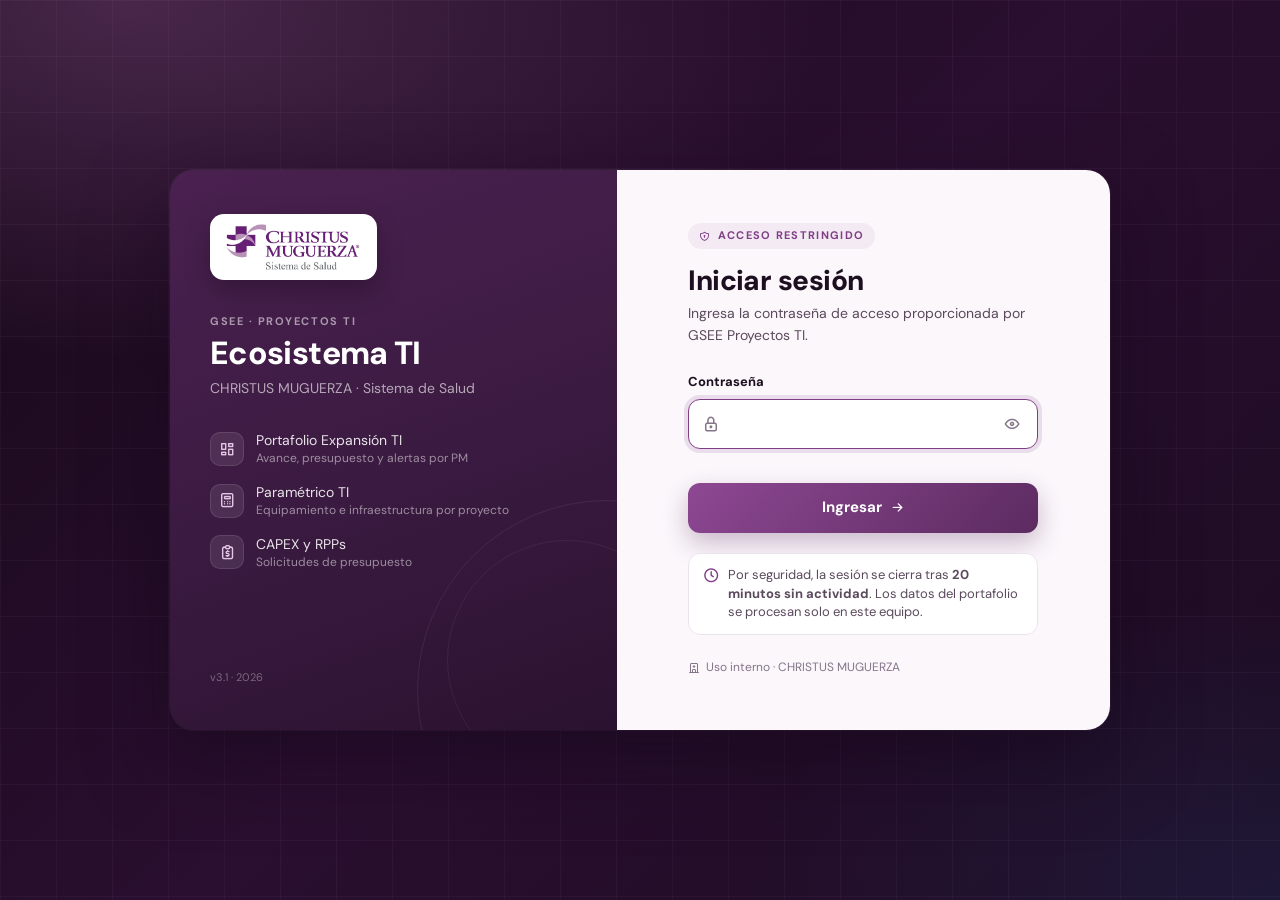
<file: Dashboard.html>
<!DOCTYPE html>
<html lang="es">
<head>
<meta charset="UTF-8">
<link rel="icon" href="data:,">
<meta name="viewport" content="width=device-width, initial-scale=1">
<meta http-equiv="Content-Security-Policy" content="default-src 'self'; script-src 'self'; style-src 'self' 'unsafe-inline'; img-src 'self' data: blob:; font-src 'self'; connect-src 'none'; object-src 'none'; base-uri 'none'; form-action 'none'; frame-src 'none'">
<meta name="referrer" content="no-referrer">
<meta name="robots" content="noindex, nofollow">
<title>Portafolio Expansión TI · CHRISTUS MUGUERZA</title>
<link rel="stylesheet" href="vendor/tabler/tabler-icons.min.css">
<link rel="stylesheet" href="dashboard.css">
<script src="auth.js"></script>
<script src="vendor/xlsx.full.min.js" defer></script>
<script src="vendor/chart.umd.js" defer></script>
<script src="scripts.js" defer></script>
</head>
<body>

<!-- ═══════════ MENÚ PRINCIPAL ═══════════ -->
<div class="mn" id="menu">
  <div class="mn-card">
    <aside class="mn-brand">
      <div class="mn-logo">
        <img src="logo.jpg" alt="CHRISTUS MUGUERZA" data-fallback="mn-logo-fb">
        <div class="mn-logo-fb" id="mn-logo-fb" hidden>CM</div>
      </div>
      <div class="mn-dept">GSEE · Proyectos TI</div>
      <div class="mn-title">Ecosistema TI</div>
      <div class="mn-sub">Herramientas de planeación y seguimiento de proyectos de tecnología.</div>
      <div class="mn-session">
        <span class="mn-dot" aria-hidden="true"></span>
        <div>
          <div class="mn-session-t">Sesión activa</div>
          <div class="mn-session-s">Se cierra tras 20 min sin actividad</div>
        </div>
      </div>
      <div class="mn-ver">v3.1 · 2026</div>
    </aside>

    <section class="mn-main">
      <!-- Paso 1: herramientas -->
      <div class="mn-step" id="mn-step-tools">
        <div class="mn-top">
          <span class="eyebrow"><i class="ti ti-apps"></i> Ecosistema TI · GSEE</span>
          <button class="btn btn-danger" data-action="logout"><i class="ti ti-logout"></i> Cerrar sesión</button>
        </div>
        <h1 class="mn-h1">¿Qué deseas hacer hoy?</h1>
        <p class="mn-p">Selecciona una herramienta para continuar.</p>

        <div class="mn-tools">
          <div class="mn-tool">
            <button class="mn-tool-row" data-action="open-portfolio">
              <span class="mn-ico p"><i class="ti ti-layout-dashboard"></i></span>
              <span class="mn-tool-txt">
                <span class="mn-tool-name">Portafolio Expansión TI 2026</span>
                <span class="mn-tool-desc" style="display:block">Seguimiento de proyectos, avance y presupuesto por PM y unidad</span>
              </span>
              <span class="pill pill-p" id="mn-pf-pill">Sin archivo</span>
              <i class="ti ti-chevron-right mn-arr"></i>
            </button>
            <div class="mn-file" id="mn-pf-file">
              <span class="mn-file-ico"><i class="ti ti-file-spreadsheet" id="mn-pf-ico"></i></span>
              <div class="mn-file-txt">
                <div class="mn-file-t" id="mn-pf-t">Sin archivo en este equipo</div>
                <div class="mn-file-s" id="mn-pf-s">Carga el Excel del portafolio una vez y quedará guardado aquí.</div>
              </div>
              <button class="btn btn-soft" data-action="pick-file"><i class="ti ti-upload"></i> <span id="mn-pf-load-t">Cargar Excel</span></button>
              <button class="btn btn-good" data-action="open-portfolio" id="mn-pf-open" hidden><i class="ti ti-arrow-right"></i> Abrir dashboard</button>
            </div>
          </div>

          <div class="mn-tool">
            <a class="mn-tool-row" href="parametrico.html" style="text-decoration:none;color:inherit">
              <span class="mn-ico p"><i class="ti ti-calculator"></i></span>
              <span class="mn-tool-txt">
                <span class="mn-tool-name">Paramétrico TI</span>
                <span class="mn-tool-desc" style="display:block">Estima equipamiento, infraestructura y presupuesto para expansiones</span>
              </span>
              <span class="pill pill-p">Nuevo</span>
              <i class="ti ti-chevron-right mn-arr"></i>
            </a>
          </div>

          <div class="mn-tool">
            <button class="mn-tool-row" data-action="capex">
              <span class="mn-ico g"><i class="ti ti-report-money"></i></span>
              <span class="mn-tool-txt">
                <span class="mn-tool-name">CAPEX 2027 — RPPs</span>
                <span class="mn-tool-desc" style="display:block">Solicitudes de presupuesto por project manager</span>
              </span>
              <span class="pill pill-g">RPPs</span>
              <i class="ti ti-chevron-right mn-arr"></i>
            </button>
          </div>
        </div>

        <div class="mn-foot"><i class="ti ti-shield-lock"></i> Acceso restringido a personal autorizado. Los datos se procesan solo en este equipo.</div>
      </div>

      <!-- Paso 2: perfiles (CAPEX) -->
      <div class="mn-step is-off-right" id="mn-step-users" aria-hidden="true">
        <div class="mn-top">
          <button class="btn btn-soft" data-action="back-tools"><i class="ti ti-arrow-left"></i> Volver</button>
          <button class="btn btn-danger" data-action="logout"><i class="ti ti-logout"></i> Cerrar sesión</button>
        </div>
        <div class="mn-pick">
          <span class="mn-ico g" style="width:40px;height:40px;font-size:19px"><i class="ti ti-report-money"></i></span>
          <div>
            <div class="mn-tool-name" style="font-size:14px">CAPEX 2027 — RPPs</div>
            <div class="mn-tool-desc">Selecciona tu perfil para continuar</div>
          </div>
        </div>
        <h1 class="mn-h1" style="font-size:24px">¿Quién accede?</h1>
        <p class="mn-p">Tu perfil se registra en la sesión activa.</p>
        <div class="mn-users">
          <button class="mn-user" data-action="profile" data-user="alexia"><span class="mn-av" style="background:#2366b8">AC</span><span class="mn-user-n">Alexia C.</span><span class="mn-user-r">PM · Proyectos</span></button>
          <button class="mn-user" data-action="profile" data-user="alexis"><span class="mn-av" style="background:#c4501c">AL</span><span class="mn-user-n">Alexis L.</span><span class="mn-user-r">PM · Proyectos</span></button>
          <button class="mn-user" data-action="profile" data-user="zaira"><span class="mn-av" style="background:#13805a">ZF</span><span class="mn-user-n">Zaira F.</span><span class="mn-user-r">PM · Proyectos</span></button>
          <button class="mn-user" data-action="profile" data-user="cynthia"><span class="mn-av" style="background:#9a6600">CM</span><span class="mn-user-n">Cynthia M.</span><span class="mn-user-r">PM · Proyectos</span></button>
          <button class="mn-user" data-action="profile" data-user="staffgsee"><span class="mn-av" style="background:#5C2B60">SG</span><span class="mn-user-n">Staff GSEE</span><span class="mn-user-r">Proyectos estratégicos</span></button>
          <button class="mn-user" data-action="profile" data-user="general"><span class="mn-av" style="background:#374151;font-size:10px">ALL</span><span class="mn-user-n">General</span><span class="mn-user-r">Todos los PMs</span></button>
        </div>
      </div>
    </section>
  </div>
</div>

<!-- ═══════════ DASHBOARD ═══════════ -->
<div class="app-top">
  <header class="hdr">
    <div class="hdr-left">
      <div class="hdr-logo-box"><img src="logo.jpg" alt="CHRISTUS MUGUERZA" class="hdr-logo" data-fallback=""></div>
      <div class="hdr-text">
        <div class="hdr-eyebrow">GSEE · Proyectos TI</div>
        <div class="hdr-title">Portafolio Expansión TI 2026</div>
      </div>
    </div>
    <div class="hdr-right">
      <div class="hdr-file" id="hdr-file" hidden title="Archivo guardado en este equipo">
        <span class="hdr-file-ico"><i class="ti ti-file-check"></i></span>
        <span class="hdr-file-txt">
          <span class="hdr-file-name" id="hdr-file-name"></span>
          <span class="hdr-file-date" id="hdr-file-date"></span>
        </span>
      </div>
      <div class="hgroup">
        <button class="hbtn" data-action="pick-file" title="Cargar o reemplazar el archivo Excel"><i class="ti ti-upload"></i><span>Cargar Excel</span></button>
        <button class="hbtn icon danger" data-action="clear-cache" id="btn-clear" title="Quitar el archivo guardado en este equipo" hidden><i class="ti ti-trash"></i></button>
      </div>
      <div class="hgroup">
        <button class="hbtn" data-action="menu" title="Regresar al menú principal"><i class="ti ti-apps"></i><span>Menú</span></button>
        <button class="hbtn icon danger" data-action="logout" title="Cerrar sesión"><i class="ti ti-logout"></i></button>
      </div>
    </div>
  </header>
  <nav class="tabs" id="tabs" role="tablist" aria-label="Vistas del portafolio"></nav>
</div>

<main class="main" id="main"></main>

<div class="drawer-bg" data-action="close-drawer"></div>
<aside class="drawer" id="drawer" role="dialog" aria-modal="true" aria-labelledby="drawer-title" aria-hidden="true"></aside>
<div class="toasts" id="toasts" aria-live="polite"></div>
<input type="file" id="file-input" accept=".xlsx,.xlsm,.xls" hidden>

</body>
</html>
</file>
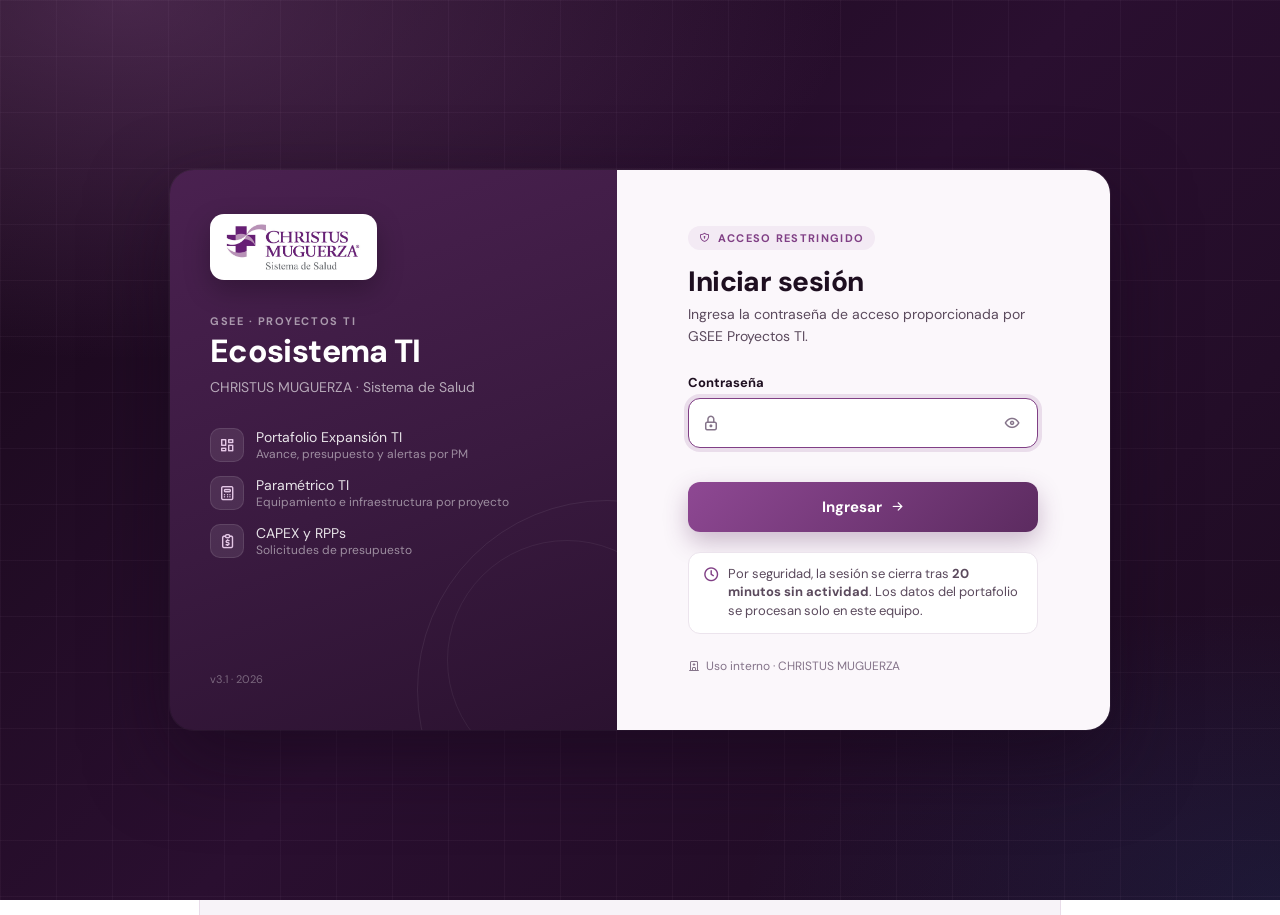
<file: parametrico.html>
<!DOCTYPE html>
<html lang="es">
<head>
  <meta charset="UTF-8">
<link rel="icon" href="data:,">
  <meta name="viewport" content="width=device-width, initial-scale=1.0">
  <title>Paramétrico TI | CHRISTUS MUGUERZA</title>
  <script src="auth.js"></script>
  <link rel="stylesheet" href="estilos.css">
  <link rel="stylesheet" href="parametrico.css">
  <link rel="stylesheet" href="vendor/tabler/tabler-icons.min.css">
</head>
<body>

<!-- Header -->
<header class="header">
  <div class="header-left">
    <div class="logo-container">
      <img src="logo.jpg" alt="CHRISTUS MUGUERZA" class="logo-img"
           onerror="this.style.display='none';document.getElementById('logo-fb').style.display='flex'">
      <div class="logo" id="logo-fb" style="display:none">CM</div>
    </div>
    <div class="header-divider"></div>
    <div>
      <div class="header-title">Paramétrico TI</div>
      <div class="header-sub">Estimación de equipamiento para expansión hospitalaria</div>
    </div>
  </div>
  <div style="display:flex;align-items:center;gap:8px">
    <button class="pm-sact-btn pm-sact-dummy" onclick="cargarDummy()"
      style="padding:6px 20px;font-size:12px;flex-direction:row;flex-wrap:nowrap;white-space:nowrap">
      <i class="ti ti-player-play" style="font-size:13px"></i>
      <span>Ejemplo demo</span>
    </button>
    <button class="btn-outline" onclick="confirmarReset()" style="font-family:inherit">
      <i class="ti ti-refresh"></i> Reiniciar
    </button>
    <a href="Dashboard.html" class="btn-outline" style="text-decoration:none">
      <i class="ti ti-apps"></i> Menú
    </a>
  </div>
</header>

<!-- Layout -->
<div class="pm-body">

  <!-- Stepper lateral -->
  <nav class="pm-stepper">
    <div id="pm-stepper"></div>
    <div class="pm-progress">
      <div class="pm-progress-bar"><div class="pm-progress-fill" id="pm-prog-fill" style="width:10%"></div></div>
      <div class="pm-progress-txt" id="pm-prog-txt">Bloque 1 de 9</div>
    </div>
  </nav>

  <!-- Contenido principal -->
  <main class="pm-main">

    <!-- BLOQUE A — Información general -->
    <section class="pm-block" data-block="0" id="bloque-A">
      <div class="pm-block-hdr">
        <div class="pm-block-ico">A</div>
        <div>
          <div class="pm-block-title">Información general</div>
          <div class="pm-block-desc">Selecciona la unidad hospitalaria y describe el alcance del proyecto.</div>
        </div>
      </div>

      <div class="pm-card">
        <div class="pm-card-title"><i class="ti ti-building-hospital" style="font-size:13px;color:var(--p-ll)"></i> Unidad hospitalaria</div>
        <div class="pm-field" style="margin-bottom:14px">
          <label class="pm-label">Unidad <span class="pm-req">*</span></label>
          <div class="unidad-combo" id="unidad-combo">
            <div class="unidad-combo-input-wrap">
              <i class="ti ti-search unidad-combo-ico"></i>
              <input class="pm-input unidad-combo-input" id="campo-nombre"
                placeholder="Busca o escribe el nombre de la unidad..."
                autocomplete="off"
                oninput="unidadFilter(this.value)"
                onfocus="unidadOpen()"
                onblur="setTimeout(()=>unidadClose(),180)">
              <button class="unidad-combo-clear" id="unidad-clear" onclick="unidadClear()" title="Limpiar" style="display:none">
                <i class="ti ti-x"></i>
              </button>
            </div>
            <div class="unidad-combo-drop" id="unidad-drop" style="display:none"></div>
            <input type="hidden" id="campo-unidad" value="-1">
          </div>
        </div>
        <div class="pm-grid-2" style="margin-bottom:12px">
          <div class="pm-field">
            <label class="pm-label">Ciudad y estado</label>
            <input class="pm-input" id="campo-ciudad" placeholder="Ciudad, Estado">
          </div>
          <div class="pm-field">
            <label class="pm-label">Tipo de proyecto <span class="pm-req">*</span></label>
            <select class="pm-select" id="campo-tipo">
              <option>Expansión de servicios existentes</option>
              <option>Nueva unidad / torre</option>
              <option>Remodelación</option>
              <option>Fusión de unidades</option>
            </select>
          </div>
          <div class="pm-field">
            <label class="pm-label">Tipo de paramétrico <span class="pm-req">*</span></label>
            <select class="pm-select" id="campo-tipo-parametrico">
              <option value="">Selecciona...</option>
              <option>Estimación inicial (prefactibilidad)</option>
              <option>Paramétrico de planeación</option>
              <option>Paramétrico de ejecución</option>
              <option>Paramétrico de cierre / revisión</option>
            </select>
          </div>
          <div class="pm-field">
            <label class="pm-label">Número de versión <span class="pm-req">*</span></label>
            <input class="pm-input" id="campo-version" placeholder="Ej. v1.0, v2.3">
          </div>
          <div class="pm-field">
            <label class="pm-label">Líder de proyecto <span class="pm-req">*</span></label>
            <input class="pm-input" id="campo-lider" placeholder="Nombre del líder">
          </div>
          <div class="pm-field">
            <label class="pm-label">Responsable TI</label>
            <input class="pm-input" id="campo-responsable-ti" placeholder="Nombre del responsable TI">
          </div>
          <div class="pm-field">
            <label class="pm-label">Inicio estimado <span class="pm-req">*</span></label>
            <div class="dp-wrap" id="dp-inicio">
              <input class="pm-input dp-input" id="campo-inicio" readonly placeholder="Selecciona fecha"
                onclick="dpOpen('dp-inicio')">
              <i class="ti ti-calendar dp-icon"></i>
            </div>
          </div>
        </div>
        <div class="pm-field">
          <label class="pm-label">Descripción del alcance</label>
          <textarea class="pm-textarea" id="campo-alcance" style="min-height:90px" placeholder="Describe qué áreas se habilitan, qué servicios se abren y cualquier contexto relevante."></textarea>
        </div>
      </div>

      <div class="pm-nav">
        <button class="pm-btn-prev" disabled><i class="ti ti-arrow-left"></i> Anterior</button>
        <div class="pm-nav-info">Bloque 1 de 9</div>
        <button class="pm-btn-next" onclick="goBlock(1)">Siguiente <i class="ti ti-arrow-right"></i></button>
      </div>
    </section>

    <!-- BLOQUE B — Servicios y capacidad instalada -->
    <section class="pm-block" data-block="1" id="bloque-B">
      <div class="pm-block-hdr">
        <div class="pm-block-ico">B</div>
        <div>
          <div class="pm-block-title">Servicios y capacidad instalada</div>
          <div class="pm-block-desc">Define qué áreas y servicios contempla el proyecto, cuántos espacios tiene cada una y qué requieren tecnológicamente.</div>
        </div>
      </div>

      <div class="pm-card">
        <div class="pm-card-title"><i class="ti ti-layout-grid" style="font-size:13px;color:var(--p-ll)"></i> Áreas y servicios que operará el proyecto <span class="pm-req" style="font-size:10px">Selecciona al menos una</span></div>
        <div class="pm-chips" id="bloque-b-chips">
          <span class="pm-chip" data-area="Hospitalización">Hospitalización</span>
          <span class="pm-chip" data-area="Urgencias">Urgencias</span>
          <span class="pm-chip" data-area="Consulta externa">Consulta externa</span>
          <span class="pm-chip" data-area="Quirófanos">Quirófanos</span>
          <span class="pm-chip" data-area="Imagenología">Imagenología</span>
          <span class="pm-chip" data-area="Laboratorio">Laboratorio</span>
          <span class="pm-chip" data-area="Farmacia">Farmacia</span>
          <span class="pm-chip" data-area="Admisión / recepción">Admisión / recepción</span>
          <span class="pm-chip" data-area="Caja">Caja</span>
          <span class="pm-chip" data-area="Oficinas administrativas">Oficinas administrativas</span>
          <span class="pm-chip" data-area="Áreas médicas">Áreas médicas</span>
          <span class="pm-chip" data-area="Enfermería">Enfermería</span>
          <span class="pm-chip" data-area="Almacén">Almacén</span>
          <span class="pm-chip" data-area="Servicios generales">Servicios generales</span>
          <span class="pm-chip" data-area="Otros">Otros</span>
        </div>
      </div>

      <div class="pm-card" id="bloque-b-detalles-card" style="display:none">
        <div class="pm-card-title"><i class="ti ti-list-details" style="font-size:13px;color:var(--p-ll)"></i> Detalle por área seleccionada</div>
        <p class="pm-hint" style="margin-bottom:14px">Para cada área indica el total de espacios, cuántos son nuevos y qué requieren. La herramienta calcula el equipamiento automáticamente.</p>
        <div id="bloque-b-detalles"></div>
      </div>

      <div class="pm-nav">
        <button class="pm-btn-prev" onclick="goBlock(-1)"><i class="ti ti-arrow-left"></i> Anterior</button>
        <div class="pm-nav-info">Bloque 2 de 9</div>
        <button class="pm-btn-next" onclick="goBlock(1)">Siguiente <i class="ti ti-arrow-right"></i></button>
      </div>
    </section>

    <!-- BLOQUE C — Crecimiento de plantilla -->
    <section class="pm-block" data-block="2" id="bloque-C">
      <div class="pm-block-hdr">
        <div class="pm-block-ico">C</div>
        <div>
          <div class="pm-block-title">Crecimiento de plantilla</div>
          <div class="pm-block-desc">Registra cada puesto nuevo, sus funciones y turnos. El tipo de equipo se determina automáticamente según las funciones seleccionadas.</div>
        </div>
      </div>

      <div class="pm-card">
        <div class="pm-card-title"><i class="ti ti-user-question" style="font-size:13px;color:var(--p-ll)"></i> ¿El proyecto contempla incremento de plantilla?</div>
        <div class="pm-radio-row">
          <label class="pm-radio-lbl">
            <input type="radio" name="tiene-plantilla" value="si" id="plantilla-si" onchange="togglePlantilla()" checked>
            <span>Sí, hay posiciones nuevas</span>
          </label>
          <label class="pm-radio-lbl">
            <input type="radio" name="tiene-plantilla" value="no" id="plantilla-no" onchange="togglePlantilla()">
            <span>No, sin crecimiento de plantilla en esta fase</span>
          </label>
        </div>
      </div>

      <div id="bloque-c-plantilla">
        <div class="pm-card">
          <div class="pm-card-title"><i class="ti ti-users" style="font-size:13px;color:var(--p-ll)"></i> Posiciones nuevas <span class="pm-req" style="font-size:10px">Al menos una con función</span></div>
          <div id="posiciones-list"></div>
          <button class="pos-add-btn" onclick="addPosicion()">
            <i class="ti ti-plus"></i> Agregar posición
          </button>
          <p class="pm-hint" style="margin-top:10px">Un médico en 3 turnos sin equipo dedicado genera <strong>3 estaciones</strong>, no un equipo por persona. Esto reduce el presupuesto significativamente.</p>
        </div>
      </div>

      <div class="pm-nav">
        <button class="pm-btn-prev" onclick="goBlock(-1)"><i class="ti ti-arrow-left"></i> Anterior</button>
        <div class="pm-nav-info" id="plantilla-nav-info">Sin posiciones registradas</div>
        <button class="pm-btn-next" onclick="goBlock(1)">Siguiente <i class="ti ti-arrow-right"></i></button>
      </div>
    </section>

    <!-- BLOQUE D — Resumen dinámico de perfiles -->
    <section class="pm-block" data-block="3" id="bloque-D">
      <div class="pm-block-hdr">
        <div class="pm-block-ico">D</div>
        <div>
          <div class="pm-block-title">Distribución de perfiles</div>
          <div class="pm-block-desc">Resumen calculado de la plantilla: personas por perfil, estaciones reales necesarias y ahorro generado por la asignación compartida.</div>
        </div>
      </div>

      <div class="pm-card">
        <div class="pm-card-title"><i class="ti ti-chart-bar" style="font-size:13px;color:var(--p-ll)"></i> Personas por perfil de usuario</div>
        <div id="bloque-d-resumen">
          <!-- Se puebla dinámicamente por actualizarBloqueD() -->
        </div>
      </div>

      <div class="pm-card" style="margin-top:14px">
        <div class="pm-card-title"><i class="ti ti-info-circle" style="font-size:13px;color:var(--p-ll)"></i> Cómo se asigna el equipo por perfil</div>
        <div style="display:grid;grid-template-columns:1fr 1fr;gap:8px;margin-top:4px">
          <div class="bd-ref-item"><span class="pos-badge-perfil A">A</span> <span>Clínico fijo — 1 equipo por persona</span></div>
          <div class="bd-ref-item"><span class="pos-badge-perfil B">B</span> <span>Clínico compartido — 1 estación por turno</span></div>
          <div class="bd-ref-item"><span class="pos-badge-perfil C">C</span> <span>Administrativo fijo — PC/laptop con M365</span></div>
          <div class="bd-ref-item"><span class="pos-badge-perfil D">D</span> <span>Operativo — terminal o tableta por proceso</span></div>
          <div class="bd-ref-item"><span class="pos-badge-perfil E">E</span> <span>Móvil — laptop sin estación fija</span></div>
          <div class="bd-ref-item"><span class="pos-badge-perfil F">F</span> <span>Sin estación — solo identidad y accesos</span></div>
        </div>
      </div>

      <div class="pm-nav">
        <button class="pm-btn-prev" onclick="goBlock(-1)"><i class="ti ti-arrow-left"></i> Anterior</button>
        <div class="pm-nav-info">Bloque 4 de 9</div>
        <button class="pm-btn-next" onclick="goBlock(1)">Siguiente <i class="ti ti-arrow-right"></i></button>
      </div>
    </section>

    <!-- BLOQUE E — Equipamiento por espacio físico -->
    <section class="pm-block" data-block="4" id="bloque-E">
      <div class="pm-block-hdr">
        <div class="pm-block-ico">E</div>
        <div>
          <div class="pm-block-title">Equipamiento por espacio</div>
          <div class="pm-block-desc">Indica cuántos espacios físicos nuevos se incorporan por tipo. Cada tipo aplica un paquete tecnológico estándar de forma automática.</div>
        </div>
      </div>

      <div class="pm-card">
        <div class="pm-card-title"><i class="ti ti-building-hospital" style="font-size:13px;color:var(--p-ll)"></i> Espacios nuevos por tipo</div>
        <p class="pm-hint" style="margin-bottom:14px">Registra únicamente los espacios físicos <strong>nuevos</strong> que se incorporan. Los existentes se capturan en el Bloque I (Reutilización).</p>
        <div class="espacio-table-wrap">
          <table class="espacio-table" id="tabla-espacios">
            <colgroup>
              <col>
              <col>
              <col>
            </colgroup>
            <thead>
              <tr>
                <th>Tipo de espacio</th>
                <th style="text-align:center">Cantidad</th>
                <th>Paquete estándar generado</th>
              </tr>
            </thead>
            <tbody id="espacio-tbody"></tbody>
          </table>
        </div>
        <div class="espacio-totales" id="espacio-totales" style="display:none"></div>
      </div>

      <div class="pm-nav">
        <button class="pm-btn-prev" onclick="goBlock(-1)"><i class="ti ti-arrow-left"></i> Anterior</button>
        <div class="pm-nav-info">Bloque 5 de 9</div>
        <button class="pm-btn-next" onclick="goBlock(1)">Siguiente <i class="ti ti-arrow-right"></i></button>
      </div>
    </section>

    <!-- BLOQUE F — Infraestructura -->
    <section class="pm-block" data-block="5" id="bloque-F">
      <div class="pm-block-hdr">
        <div class="pm-block-ico">F</div>
        <div>
          <div class="pm-block-title">Infraestructura de red</div>
          <div class="pm-block-desc">Red cableada, Wi-Fi, sites y UPS. Los APs, switches y puntos de red se calculan automáticamente a partir del equipamiento y los metros cuadrados.</div>
        </div>
      </div>

      <div class="pm-card">
        <div class="pm-card-title"><i class="ti ti-topology-star" style="font-size:13px;color:var(--p-ll)"></i> ¿La infraestructura actual soporta la expansión?</div>
        <div class="pm-radio-row">
          <label class="pm-radio-lbl"><input type="radio" name="infra-soporte" value="si" id="infra-si"> <span>Sí, la red actual tiene capacidad</span></label>
          <label class="pm-radio-lbl"><input type="radio" name="infra-soporte" value="parcial" id="infra-parcial" checked> <span>Parcialmente, requiere ampliación</span></label>
          <label class="pm-radio-lbl"><input type="radio" name="infra-soporte" value="no" id="infra-no"> <span>No, se requiere infraestructura nueva</span></label>
          <label class="pm-radio-lbl"><input type="radio" name="infra-soporte" value="pendiente" id="infra-pendiente"> <span>Pendiente de assessment</span></label>
        </div>
      </div>

      <div class="pm-card">
        <div class="pm-card-title"><i class="ti ti-network" style="font-size:13px;color:var(--p-ll)"></i> Red cableada</div>
        <div class="pm-grid-3">
          <div class="pm-field">
            <label class="pm-label">Metros cuadrados del área nueva</label>
            <input class="pm-input" type="number" id="campo-m2" placeholder="0">
          </div>
          <div class="pm-field">
            <label class="pm-label">Puntos de red estimados</label>
            <input class="pm-input" type="number" id="campo-puntos-calc" readonly style="color:var(--p);font-weight:700">
          </div>
          <div class="pm-field">
            <label class="pm-label">Switches 48p requeridos</label>
            <input class="pm-input" type="number" id="campo-switches-calc" readonly style="color:var(--p);font-weight:700">
          </div>
          <div class="pm-field">
            <label class="pm-label">IDF / MDF nuevos</label>
            <input class="pm-input" type="number" id="campo-idf" placeholder="0">
          </div>
          <div class="pm-field">
            <label class="pm-label">Racks nuevos</label>
            <input class="pm-input" type="number" id="campo-racks" placeholder="0">
          </div>
          <div class="pm-field">
            <label class="pm-label">Fibra nueva (metros)</label>
            <input class="pm-input" type="number" id="campo-fibra" placeholder="0">
          </div>
          <div class="pm-field">
            <label class="pm-label">Categoría de cable</label>
            <select class="pm-select">
              <option>Cat 6A (recomendado clínico)</option>
              <option selected>Cat 6</option>
              <option>Cat 5e</option>
            </select>
          </div>
          <div class="pm-field">
            <label class="pm-label">Site de comunicaciones</label>
            <select class="pm-select">
              <option selected>Rack nuevo en piso</option>
              <option>Extender rack existente</option>
              <option>Site central</option>
            </select>
          </div>
          <div class="pm-field">
            <label class="pm-label">UPS nuevos</label>
            <input class="pm-input" type="number" placeholder="0">
          </div>
        </div>
      </div>

      <div class="pm-card">
        <div class="pm-card-title"><i class="ti ti-wifi" style="font-size:13px;color:var(--p-ll)"></i> Wi-Fi</div>
        <div class="pm-grid-3">
          <div class="pm-field">
            <label class="pm-label">Access Points requeridos</label>
            <input class="pm-input" type="number" id="campo-aps-calc" readonly style="color:var(--p);font-weight:700">
            <div id="ap-nota" style="font-size:10px;color:var(--t3);margin-top:3px;line-height:1.4"></div>
          </div>
          <div class="pm-field">
            <label class="pm-label">Estándar Wi-Fi</label>
            <select class="pm-select">
              <option selected>Wi-Fi 6 (802.11ax)</option>
              <option>Wi-Fi 6E</option>
              <option>Wi-Fi 5 (802.11ac)</option>
            </select>
          </div>
          <div class="pm-field">
            <label class="pm-label">Controlador</label>
            <select class="pm-select">
              <option selected>Cloud (mismo proveedor)</option>
              <option>On-premise</option>
            </select>
          </div>
        </div>
      </div>

      <div class="pm-nav">
        <button class="pm-btn-prev" onclick="goBlock(-1)"><i class="ti ti-arrow-left"></i> Anterior</button>
        <div class="pm-nav-info">Bloque 6 de 9</div>
        <button class="pm-btn-next" onclick="goBlock(1)">Siguiente <i class="ti ti-arrow-right"></i></button>
      </div>
    </section>

    <!-- BLOQUE G — Sistemas y licenciamiento -->
    <section class="pm-block" data-block="6" id="bloque-G">
      <div class="pm-block-hdr">
        <div class="pm-block-ico">G</div>
        <div>
          <div class="pm-block-title">Sistemas y licenciamiento</div>
          <div class="pm-block-desc">Selecciona los procesos que realizará la expansión. La herramienta deriva los aplicativos requeridos y el tipo de licencia correspondiente.</div>
        </div>
      </div>

      <div class="pm-card">
        <div class="pm-card-title"><i class="ti ti-network" style="font-size:13px;color:var(--p-ll)"></i> ¿Qué procesos realizará esta expansión?</div>
        <div class="pm-proc-list" id="bloque-g-procesos">
          <label class="pm-proc-item">
            <input type="checkbox" id="proc-clinico" onchange="derivarLicencias()">
            <div class="pm-proc-body">
              <div class="pm-proc-label">¿Habrá atención clínica?</div>
              <div class="pm-proc-deriva"><i class="ti ti-arrow-right" style="font-size:10px"></i> Evalúa TASY (HIS)</div>
            </div>
          </label>
          <label class="pm-proc-item">
            <input type="checkbox" id="proc-farmacia" onchange="derivarLicencias()">
            <div class="pm-proc-body">
              <div class="pm-proc-label">¿Habrá manejo de inventario o farmacia?</div>
              <div class="pm-proc-deriva"><i class="ti ti-arrow-right" style="font-size:10px"></i> Evalúa SAP WM / TASY farmacia</div>
            </div>
          </label>
          <label class="pm-proc-item">
            <input type="checkbox" id="proc-personal" onchange="derivarLicencias()">
            <div class="pm-proc-body">
              <div class="pm-proc-label">¿Habrá personal nuevo?</div>
              <div class="pm-proc-deriva"><i class="ti ti-arrow-right" style="font-size:10px"></i> Evalúa AD / Entra ID + M365 + ServiceNow</div>
            </div>
          </label>
          <label class="pm-proc-item">
            <input type="checkbox" id="proc-medicos" onchange="derivarLicencias()">
            <div class="pm-proc-body">
              <div class="pm-proc-label">¿Habrá nuevos médicos?</div>
              <div class="pm-proc-deriva"><i class="ti ti-arrow-right" style="font-size:10px"></i> Evalúa credencialización y accesos clínicos</div>
            </div>
          </label>
          <label class="pm-proc-item">
            <input type="checkbox" id="proc-imagen" onchange="derivarLicencias()">
            <div class="pm-proc-body">
              <div class="pm-proc-label">¿Habrá imagenología?</div>
              <div class="pm-proc-deriva"><i class="ti ti-arrow-right" style="font-size:10px"></i> Evalúa PACS / RIS</div>
            </div>
          </label>
          <label class="pm-proc-item">
            <input type="checkbox" id="proc-telemedicina" onchange="derivarLicencias()">
            <div class="pm-proc-body">
              <div class="pm-proc-label">¿Habrá telemedicina o teleconsulta?</div>
              <div class="pm-proc-deriva"><i class="ti ti-arrow-right" style="font-size:10px"></i> Evalúa plataforma de videoconsulta</div>
            </div>
          </label>
          <label class="pm-proc-item">
            <input type="checkbox" id="proc-mantenimiento" onchange="derivarLicencias()">
            <div class="pm-proc-body">
              <div class="pm-proc-label">¿Habrá gestión de mantenimiento?</div>
              <div class="pm-proc-deriva"><i class="ti ti-arrow-right" style="font-size:10px"></i> Evalúa CMMS</div>
            </div>
          </label>
        </div>
      </div>

      <div class="pm-card" id="bloque-g-apps-card" style="display:none">
        <div class="pm-card-title"><i class="ti ti-apps" style="font-size:13px;color:var(--p-ll)"></i> Aplicativos derivados y tipo de licencia</div>
        <p class="pm-hint" style="margin-bottom:12px">La herramienta derivó los siguientes aplicativos. Ajusta la cantidad si es necesario; el tipo de licencia puede cambiarse según contrato.</p>
        <div id="bloque-g-apps"></div>

        <!-- Campos ocultos para compatibilidad con calcReglas -->
        <input type="hidden" id="campo-lic-tasy" value="0">
        <input type="hidden" id="campo-lic-sap" value="0">
        <input type="hidden" id="campo-lic-m365" value="0">
      </div>

      <div class="pm-nav">
        <button class="pm-btn-prev" onclick="goBlock(-1)"><i class="ti ti-arrow-left"></i> Anterior</button>
        <div class="pm-nav-info">Bloque 7 de 9</div>
        <button class="pm-btn-next" onclick="goBlock(1)">Siguiente <i class="ti ti-arrow-right"></i></button>
      </div>
    </section>

    <!-- BLOQUE H eliminado — Seguridad no forma parte del paramétrico -->

    <!-- BLOQUE I — Reutilización / capacidad existente -->
    <section class="pm-block" data-block="7" id="bloque-I">
      <div class="pm-block-hdr">
        <div class="pm-block-ico">I</div>
        <div>
          <div class="pm-block-title">Reutilización</div>
          <div class="pm-block-desc">Captura el equipamiento existente que puede reaprovecharse. La herramienta calcula la necesidad incremental real: bruta menos lo utilizable.</div>
        </div>
      </div>

      <div class="pm-card">
        <div class="pm-card-title"><i class="ti ti-recycle" style="font-size:13px;color:var(--p-ll)"></i> Capacidad existente utilizable por categoría</div>
        <p class="pm-hint" style="margin-bottom:14px">Ingresa cuántas unidades de cada categoría están disponibles para reutilizar. Solo considera equipo sin incidentes activos y con menos de 4 años de antigüedad.</p>
        <div class="reutil-table-wrap">
          <table class="reutil-table">
            <thead>
              <tr>
                <th>Categoría</th>
                <th style="text-align:center">Necesidad bruta</th>
                <th style="text-align:center">Existente utilizable</th>
                <th style="text-align:center">Necesidad incremental</th>
              </tr>
            </thead>
            <tbody id="tabla-reutilizacion"></tbody>
            <tfoot>
              <tr>
                <td colspan="3" style="text-align:right;font-weight:700;font-size:11.5px;color:var(--t2)">Ahorro estimado por reutilización</td>
                <td style="text-align:center;font-weight:700;color:var(--green);font-size:13px" id="reutil-ahorro-total">$0</td>
              </tr>
            </tfoot>
          </table>
        </div>
        <p class="pm-hint" style="margin-top:10px">El ahorro se refleja automáticamente en el presupuesto del Bloque J.</p>
      </div>

      <div class="pm-nav">
        <button class="pm-btn-prev" onclick="goBlock(-1)"><i class="ti ti-arrow-left"></i> Anterior</button>
        <div class="pm-nav-info">Bloque 8 de 9</div>
        <button class="pm-btn-next" onclick="goBlock(1)">Siguiente <i class="ti ti-arrow-right"></i></button>
      </div>
    </section>

    <!-- BLOQUE J — Excepciones -->
    <section class="pm-block" data-block="8" id="bloque-J">
      <div class="pm-block-hdr">
        <div class="pm-block-ico">J</div>
        <div>
          <div class="pm-block-title">Excepciones y revisión manual</div>
          <div class="pm-block-desc">Requerimientos que no encajan en las reglas estándar. El equipo TI los evaluará caso por caso.</div>
        </div>
      </div>

      <div class="pm-card">
        <div class="pm-card-title"><i class="ti ti-notes" style="font-size:13px;color:var(--p-ll)"></i> Necesidades fuera del estándar</div>
        <div class="pm-chips" style="margin-bottom:14px">
          <span class="pm-chip sel">Sí, hay excepciones</span>
          <span class="pm-chip">No hay excepciones</span>
        </div>
        <div class="pm-field">
          <label class="pm-label">Describe cada excepción con el mayor detalle posible</label>
          <textarea class="pm-textarea" style="min-height:110px" placeholder="Ejemplo: integración con PACS/RIS, cámaras HD para teleconsulta, pantallas de monitoreo central en Urgencias, etc."></textarea>
        </div>
      </div>

      <div class="pm-card">
        <div class="pm-card-title"><i class="ti ti-report-money" style="font-size:13px;color:var(--p-ll)"></i> Presupuesto estimado</div>
        <table class="pm-table">
          <thead>
            <tr><th>Rubro</th><th style="text-align:right">CAPEX (MXN)</th><th style="text-align:right">OPEX</th></tr>
          </thead>
          <tbody id="tabla-presupuesto-body">
            <tr><td colspan="3" style="text-align:center;color:var(--t3);font-size:11px;padding:20px">Completa los bloques anteriores para ver el presupuesto calculado.</td></tr>
          </tbody>
        </table>
      </div>

      <div class="pm-nav">
        <button class="pm-btn-prev" onclick="goBlock(-1)"><i class="ti ti-arrow-left"></i> Anterior</button>
        <div class="pm-nav-info">Formulario completo</div>
        <button class="pm-btn-finish" onclick="abrirPreview()">
          <i class="ti ti-eye"></i> Ver resultado
        </button>
      </div>
    </section>

  </main>

  <!-- Panel derecho -->
  <aside class="pm-panel">
    <div class="pm-panel-hdr"><i class="ti ti-calculator" style="color:var(--p);margin-right:5px"></i> Equipamiento calculado</div>
    <div class="pm-panel-sub">Se actualiza con los datos del formulario</div>
    <div id="panel-body">
      <div style="padding:20px 0;text-align:center;color:var(--t3);font-size:11px">
        <i class="ti ti-info-circle" style="font-size:20px;display:block;margin-bottom:6px"></i>
        Completa el Bloque B para ver los cálculos.
      </div>
    </div>
  </aside>

</div>

<!-- Modal vista previa -->
<div class="pv-overlay" id="pv-overlay">
  <div class="pv-box" id="pv-box">

    <div class="pv-hdr">
      <div>
        <div class="pv-hdr-eyebrow">Solicitud de equipamiento TI</div>
        <div class="pv-hdr-title" id="pv-titulo">Hospital</div>
        <div class="pv-hdr-meta" id="pv-meta">Generado</div>
      </div>
      <button class="pv-close" onclick="cerrarPreview()"><i class="ti ti-x"></i> Cerrar</button>
    </div>

    <div class="pv-kpis" id="pv-kpis"></div>

    <div class="pv-body" id="pv-body"></div>

    <div class="pv-footer">
      <div class="pv-footer-note">Revisa los datos antes de exportar. El CSV se puede abrir en Excel.</div>
      <div class="pv-export-btns">
        <button class="pv-btn-pdf" onclick="exportarPDF()">
          <i class="ti ti-file-type-pdf"></i> PDF
        </button>
        <button class="pv-btn-csv" onclick="exportarCSV()">
          <i class="ti ti-table-export"></i> CSV
        </button>
      </div>
    </div>

  </div>
</div>

<script src="parametrico.js"></script>
</body>
</html>
</file>
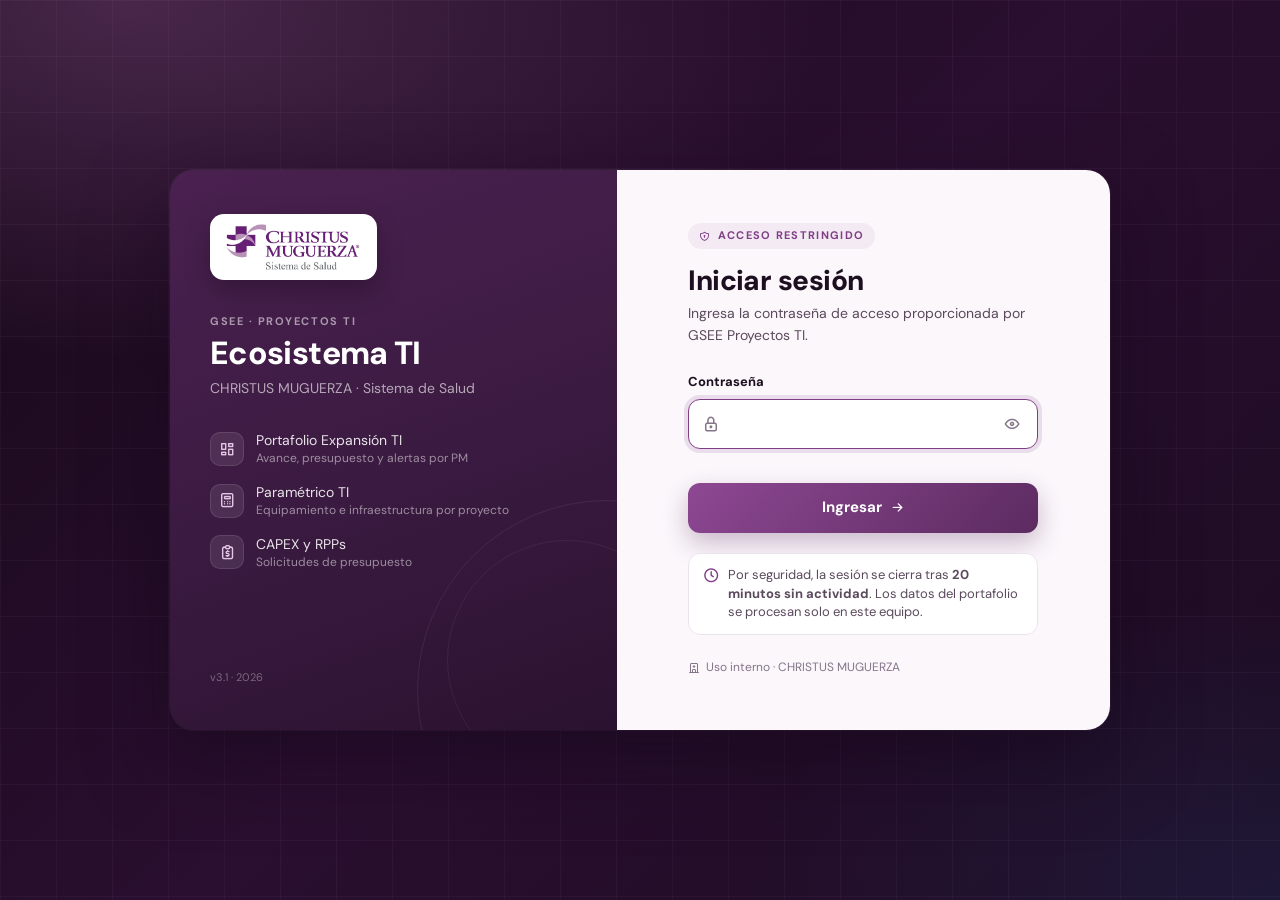
<file: rpps/Dashboard - Rpp's.html>
<!DOCTYPE html>
<html lang="es">
<head>
<meta charset="UTF-8">
<link rel="icon" href="data:,">
<meta name="viewport" content="width=device-width, initial-scale=1.0">
<meta http-equiv="Content-Security-Policy" content="default-src 'self'; script-src 'self' 'unsafe-inline'; style-src 'self' 'unsafe-inline'; img-src 'self' data: blob:; font-src 'self'; connect-src 'none'; object-src 'none'; base-uri 'none'; form-action 'none'; frame-src 'none'">
<meta name="referrer" content="no-referrer">
<meta name="robots" content="noindex, nofollow">
<title>CAPEX 2027 — RPPs · CHRISTUS MUGUERZA</title>
<script src="../auth.js"></script>
<link rel="stylesheet" href="../vendor/tabler/tabler-icons.min.css">
<script src="../vendor/xlsx-0.20.3.full.min.js"></script>
<script src="../vendor/chart.umd.js"></script>
<script src="../vendor/jszip.min.js"></script>
<script src="../vendor/lz-string.min.js"></script>
<script>
if (window.Chart) {
  Chart.defaults.font.family = '"DM Sans", system-ui, sans-serif';
  Chart.defaults.font.size = 12;
  Chart.defaults.color = '#85748A';
  Object.assign(Chart.defaults.plugins.tooltip, { backgroundColor: '#1C0B20', padding: 10, cornerRadius: 10, titleFont: { weight: '700' }, boxPadding: 4 });
  if (window.matchMedia && matchMedia('(prefers-reduced-motion: reduce)').matches) Chart.defaults.animation = false;
}
</script>
<style>
@font-face { font-family: 'DM Sans'; font-weight: 400; font-display: swap; src: url('../vendor/fonts/dm-sans-latin-400-normal.woff2') format('woff2'); }
@font-face { font-family: 'DM Sans'; font-weight: 500; font-display: swap; src: url('../vendor/fonts/dm-sans-latin-500-normal.woff2') format('woff2'); }
@font-face { font-family: 'DM Sans'; font-weight: 600; font-display: swap; src: url('../vendor/fonts/dm-sans-latin-600-normal.woff2') format('woff2'); }
@font-face { font-family: 'DM Sans'; font-weight: 700; font-display: swap; src: url('../vendor/fonts/dm-sans-latin-700-normal.woff2') format('woff2'); }
@font-face { font-family: 'DM Sans'; font-weight: 800; font-display: swap; src: url('../vendor/fonts/dm-sans-latin-800-normal.woff2') format('woff2'); }

:root {
  --p:        #803F85;
  --p-l:      #9E5EA3;
  --p-ll:     #BC8BBF;
  --p-pale:   #F3EAF4;
  --p-dark:   #5C2B60;
  --green:    #1A9E6A;
  --amber:    #C8A200;
  --red:      #D94040;
  --blue:     #2563EB;
  --bg:       #F7F3F8;
  --card:     #fff;
  --border:   #E8DCE9;
  --t1:       #1E0F20;
  --t2:       #6B4F6E;
  --t3:       #A889AB;
}

*, *::before, *::after { box-sizing: border-box; margin: 0; padding: 0; }
body { font-family: 'DM Sans', sans-serif; background: var(--bg); color: var(--t1); }

.screen { display: none; min-height: 100vh; }
.screen.active { display: flex; flex-direction: column; }
#screen-ecosistema-upload.active { flex-direction: row; align-items: center; justify-content: center; min-height: 100vh; }

/* ===================== SPLASH (login / upload) ===================== */
.splash-card {
  display: flex;
  width: 100%; min-height: 100vh;
  overflow: hidden;
  animation: splashIn .6s ease forwards; opacity: 0;
}
@keyframes splashIn {
  from { opacity: 0; transform: translateY(16px); }
  to   { opacity: 1; transform: translateY(0); }
}

.splash-panel-l {
  flex: 0 0 42%;
  background: var(--p-dark);
  display: flex; flex-direction: column;
  align-items: center; justify-content: center;
  padding: clamp(1.5rem, 4vw, 3.5rem) clamp(1.5rem, 3vw, 3rem);
  position: relative; overflow: hidden;
}
.splash-panel-l::after {
  content: ''; position: absolute;
  top: -10%; right: -8%;
  width: clamp(120px, 20vw, 260px); height: clamp(120px, 20vw, 260px);
  border-radius: 50%; background: rgba(255,255,255,.05);
}
.splash-panel-l::before {
  content: ''; position: absolute;
  bottom: -8%; left: -8%;
  width: clamp(100px, 16vw, 200px); height: clamp(100px, 16vw, 200px);
  border-radius: 50%; background: rgba(255,255,255,.05);
}
.splash-logo-box {
  background: #fff; border-radius: clamp(8px, 1vw, 14px);
  padding: clamp(8px, 1vw, 14px) clamp(12px, 1.5vw, 20px);
  margin-bottom: clamp(1rem, 2.5vh, 2rem);
  position: relative; z-index: 1;
}
.splash-logo-box img { height: clamp(80px, 6vh, 72px); width: auto; display: block; }
.splash-logo-cm {
  background: #fff; border-radius: 12px;
  padding: 10px 20px; margin-bottom: 1.5rem;
  font-size: clamp(16px, 2vw, 24px);
  font-weight: 700; color: var(--p-dark);
  position: relative; z-index: 1;
}
.splash-l-area {
  font-size: clamp(9px, .9vw, 11px); font-weight: 600;
  color: rgba(255,255,255,.5);
  text-transform: uppercase; letter-spacing: .8px;
  margin-bottom: clamp(4px, .8vh, 8px);
  text-align: center; position: relative; z-index: 1;
}
.splash-l-title {
  font-size: clamp(14px, 1.4vw, 20px); font-weight: 600;
  color: #fff; text-align: center; line-height: 1.3;
  position: relative; z-index: 1;
}
.splash-l-title em {
  color: rgba(255,255,255,.6); font-style: normal;
  font-weight: 400; font-size: clamp(11px, 1vw, 14px);
  display: block; margin-top: 4px;
}

.splash-panel-r {
  flex: 1; background: #fff;
  display: flex; flex-direction: column; justify-content: center;
  padding: clamp(2rem, 5vh, 5rem) clamp(2rem, 6vw, 8rem);
}
.splash-welcome { font-size: clamp(18px, 2vw, 28px); font-weight: 600; color: var(--t1); margin-bottom: clamp(4px, .5vh, 8px); }
.splash-desc {
  font-size: clamp(11px, 1vw, 13px); color: var(--t3);
  margin-bottom: clamp(1.25rem, 3vh, 2.5rem); line-height: 1.6;
  max-width: 420px;
}
.splash-hint {
  font-size: clamp(10px, .8vw, 12px); color: var(--p-ll);
  display: flex; align-items: center; gap: 5px;
  margin-top: clamp(.75rem, 1.5vh, 1.5rem);
}
.splash-hint .ti { font-size: 13px; }

.back-link {
  display: inline-flex; align-items: center; gap: 6px; color: var(--t2); font-size: 13px;
  cursor: pointer; margin-bottom: clamp(1rem, 2.5vh, 1.75rem); font-weight: 600; transition: all .2s;
  font-family: inherit; background: #fff; border: 1.5px solid var(--border); border-radius: 8px;
  padding: 8px 16px;
}
.back-link:hover { color: var(--p); border-color: var(--p); background: var(--p-pale); }

.splash-pm-avatar-big {
  width: 56px; height: 56px; border-radius: 50%; background: rgba(255,255,255,.15); color: #fff;
  font-weight: 700; font-size: 20px; display: flex; align-items: center; justify-content: center;
  margin-bottom: clamp(.75rem, 1.5vh, 1.25rem); position: relative; z-index: 1;
}

.upload-info { margin-top: 1.25rem; display: flex; flex-direction: column; gap: 6px; max-width: 420px; }
.upload-info-item { display: flex; align-items: center; gap: 7px; font-size: 12px; color: var(--t3); }
.upload-info-item .ti { font-size: 14px; color: var(--p-ll); flex-shrink: 0; }

/* ===================== PM SELECTOR (lista de botones) ===================== */
.pm-list { display: flex; flex-direction: column; gap: 10px; max-width: 460px; }
.pm-group-label {
  font-size: 11px; font-weight: 700; letter-spacing: .07em; text-transform: uppercase;
  color: var(--t3); margin: 6px 0 -2px 2px;
}
.pm-group-label:first-child { margin-top: 0; }
.pm-card {
  display: flex; align-items: center; gap: 14px;
  background: #fff; border: 1.5px solid var(--border); border-radius: 12px;
  padding: .85rem 1.1rem; cursor: pointer; text-align: left;
  border-left: 4px solid var(--pm-color); transition: transform .15s ease, box-shadow .15s ease, border-color .15s ease;
}
.pm-card:hover { transform: translateX(3px); box-shadow: 0 8px 20px rgba(92,43,96,.12); border-color: var(--pm-color); }
.pm-avatar {
  width: 44px; height: 44px; border-radius: 50%; background: var(--pm-color); color: #fff;
  font-weight: 700; font-size: 16px; display: flex; align-items: center; justify-content: center;
  flex-shrink: 0;
}
.pm-card-body { flex: 1; }
.pm-card-name { font-weight: 600; font-size: 14px; color: var(--t1); }
.pm-card-tag { font-size: 11.5px; color: var(--t3); margin-top: 2px; }
.pm-card-arrow { font-size: 16px; color: var(--t3); transition: color .15s ease, transform .15s ease; }
.pm-card:hover .pm-card-arrow { color: var(--pm-color); transform: translateX(2px); }

/* ===================== DROPZONE ===================== */
.dropzone {
  border: 2px dashed var(--border); border-radius: 14px; background: var(--bg);
  padding: clamp(2.5rem, 5vh, 3.5rem) 1.5rem; cursor: pointer; max-width: 420px;
  transition: border-color .2s ease, background .2s ease; text-align: center;
}
.dropzone:hover, .dropzone.drag { border-color: var(--p); background: var(--p-pale); }
.dropzone-icon { font-size: 36px; color: var(--p-ll); display: block; margin-bottom: 12px; }
.dropzone-main { font-weight: 600; font-size: 14px; margin-bottom: 4px; color: var(--t1); }
.dropzone-sub { font-size: 12px; color: var(--t3); }
.upload-status { margin-top: 14px; font-size: 13px; color: var(--t3); min-height: 18px; }
.upload-status.err { color: var(--red); font-weight: 600; }
.last-upload-box {
  margin-top: 16px; max-width: 420px; display: flex; align-items: center; gap: 12px;
  border: 1.5px solid var(--border); border-radius: 12px; padding: 12px 14px; background: var(--p-pale);
}
.last-upload-box .ti { font-size: 20px; color: var(--p); flex-shrink: 0; }
.last-upload-text { flex: 1; min-width: 0; }
.last-upload-title { font-size: 12.5px; font-weight: 600; color: var(--t1); }
.last-upload-sub { font-size: 11.5px; color: var(--t3); margin-top: 2px; }
.last-upload-box .btn-outline {
  flex-shrink: 0; white-space: nowrap;
  background: #fff; border: 1.5px solid var(--p); color: var(--p);
}
.last-upload-box .btn-outline:hover { background: var(--p); color: #fff; }

@media (max-width: 768px) {
  .splash-card { flex-direction: column; }
  .splash-panel-l { flex: 0 0 38%; padding: 1.5rem 2rem; }
  .splash-panel-r { flex: 1; padding: 2rem; }
  .splash-desc { max-width: 100%; }
  .pm-list, .dropzone { max-width: 100%; }
}
@media (max-width: 480px) {
  .splash-panel-l { flex: 0 0 32%; padding: 1.25rem; }
  .splash-panel-r { padding: 1.5rem 1.25rem; }
}

/* ===================== HEADER ===================== */
.header {
  background: var(--p-dark);
  padding: .875rem 1.5rem;
  display: flex; align-items: center; justify-content: space-between; flex-wrap: wrap; gap: 12px;
  position: sticky; top: 0; z-index: 100;
  box-shadow: 0 2px 16px rgba(128,63,133,.35);
}
.header-left { display: flex; align-items: center; gap: 14px; }
.logo-container { display: flex; align-items: center; }
.logo-img { height: 42px; width: auto; object-fit: contain; background: #fff; border-radius: 8px; padding: 4px 8px; }
.logo { width: 38px; height: 38px; background: #fff; border-radius: 9px; display: flex; align-items: center; justify-content: center; font-weight: 700; color: var(--p); font-size: 13px; }
.header-divider { width: 1px; height: 28px; background: rgba(255,255,255,.2); }
.header-title { color: #fff; font-size: 15px; font-weight: 600; }
.header-sub { color: rgba(255,255,255,.5); font-size: 11px; margin-top: 1px; }
.header-right { display: flex; align-items: center; gap: 10px; flex-wrap: wrap; }

.pm-pill { display: flex; align-items: center; gap: 8px; background: rgba(255,255,255,.12); color: #fff; padding: 5px 12px 5px 5px; border-radius: 999px; font-weight: 600; font-size: 12.5px; }
.pm-pill-av { width: 24px; height: 24px; border-radius: 50%; background: rgba(255,255,255,.25); color: #fff; font-size: 11px; display: flex; align-items: center; justify-content: center; font-weight: 700; }

.btn-outline { background: rgba(255,255,255,.1); border: 1px solid rgba(255,255,255,.25); color: #fff; padding: 6px 14px; border-radius: 8px; font-size: 12px; cursor: pointer; font-family: inherit; display: flex; align-items: center; gap: 6px; transition: background .2s; }
.btn-outline:hover { background: rgba(255,255,255,.2); }
.btn-primary { background: var(--p); color: #fff; border: none; padding: 7px 16px; border-radius: 8px; font-size: 12px; font-weight: 500; cursor: pointer; font-family: inherit; display: flex; align-items: center; gap: 6px; transition: background .2s; }
.btn-primary:hover { background: var(--p-l); }

/* ===================== MAIN ===================== */
.main { padding: 1.25rem 1.5rem; max-width: 1600px; margin: 0 auto; width: 100%; }

.fsel { font-size: 12.5px; padding: 7px 10px; border-radius: 8px; border: 1px solid var(--border); background: #fff; color: var(--t1); font-family: inherit; cursor: pointer; width: 100%; }
.fsel:focus { outline: none; border-color: var(--p); }

.tbl-clear-btn { font-size: 12px; padding: 6px 12px; border-radius: 7px; border: 1px solid var(--border); background: var(--card); color: var(--t2); font-family: inherit; cursor: pointer; display: flex; align-items: center; gap: 5px; transition: border-color .2s; flex-shrink: 0; }
.tbl-clear-btn:hover { border-color: var(--red); color: var(--red); }

/* ---------- Filtros (panel colapsable) ---------- */
.table-header-right { display: flex; align-items: center; gap: 8px; flex-wrap: wrap; }
.btn-filter {
  position: relative; border: 1px solid var(--border); background: var(--card); color: var(--t2); font-family: inherit;
  padding: 7px 14px; border-radius: 8px; font-size: 12.5px; font-weight: 500; cursor: pointer;
  display: flex; align-items: center; gap: 6px; transition: all .15s ease;
}
.btn-filter:hover { border-color: var(--p); color: var(--p); }
.btn-filter.active { background: var(--p-pale); border-color: var(--p); color: var(--p-dark); }
.filter-badge {
  display: inline-flex; align-items: center; justify-content: center; min-width: 17px; height: 17px;
  border-radius: 999px; background: var(--p); color: #fff; font-size: 10px; font-weight: 700; padding: 0 4px;
}

.filters-drawer { display: none; border-top: 1px solid var(--border); background: var(--bg); padding: 1rem; }
.filters-drawer.open { display: block; }
.filters-drawer-grid { display: grid; grid-template-columns: repeat(auto-fit, minmax(160px,1fr)); gap: 12px; margin-bottom: 12px; }
.f-group { display: flex; flex-direction: column; gap: 4px; }
.f-group label { font-size: 10.5px; font-weight: 600; color: var(--t3); text-transform: uppercase; letter-spacing: .4px; }
.filters-drawer-footer { display: flex; align-items: center; justify-content: flex-end; gap: 10px; flex-wrap: wrap; }

.active-chips { display: none; flex-wrap: wrap; gap: 6px; padding: .75rem 1rem; align-items: center; }

/* ---------- Tabs por unidad (como las pestañas colgantes del Excel original) ---------- */
.unit-tabs { display: none; gap: 6px; padding: .6rem 1rem 0; align-items: flex-end; overflow-x: auto; }
.unit-tabs.show { display: flex; }
.unit-tab {
  --tab-bg: var(--p-pale); --tab-fg: var(--p-dark);
  border: none; background: var(--tab-bg); color: var(--tab-fg); font-family: inherit; cursor: pointer;
  font-size: 12.5px; font-weight: 500; padding: .55rem .95rem; white-space: nowrap;
  border-radius: 9px 9px 0 0; transition: transform .15s ease, opacity .15s ease; opacity: .7;
}
.unit-tab:hover { opacity: .9; }
.unit-tab.active { opacity: 1; font-weight: 700; padding-top: .7rem; margin-bottom: -1px; box-shadow: 0 -2px 8px rgba(30,15,32,.08); }
.unit-tab-count { opacity: .75; font-weight: 500; }
.active-chip {
  display: inline-flex; align-items: center; gap: 5px; background: var(--p-pale); color: var(--p-dark);
  font-size: 11px; font-weight: 500; padding: 4px 10px; border-radius: 999px; cursor: pointer; transition: background .15s ease;
}
.active-chip:hover { background: #E5CCE7; }
.active-chip .ti { font-size: 10px; }
.active-chip-clear { background: transparent; color: var(--red); border: 1px solid #F4D4D4; }
.active-chip-clear:hover { background: #FBEAEA; }

/* ===================== INSIGHT ===================== */
.insight-banner {
  display: none; align-items: flex-start; gap: 10px; background: var(--p-pale);
  border: 1px solid var(--border); border-left: 3px solid var(--p); border-radius: 10px;
  padding: .75rem 1rem; margin-bottom: 1.1rem; font-size: 12.5px; color: var(--p-dark); line-height: 1.55;
}
.insight-banner .ti { font-size: 16px; color: var(--p); flex-shrink: 0; margin-top: 1px; }
.insight-banner-warn {
  background: #FEF3C7; border-color: #FDE68A; border-left-color: #D97706; color: #92400E;
}
.insight-banner-warn .ti { color: #D97706; }

/* ===================== KPIs ===================== */
.kpi-grid { display: grid; grid-template-columns: repeat(auto-fit, minmax(195px, 1fr)); gap: 12px; margin-bottom: 1.25rem; }
.kpi { background: var(--card); border-radius: 14px; padding: 1rem 1.1rem; border: 1px solid var(--border); transition: box-shadow .2s; }
.kpi:hover { box-shadow: 0 4px 14px rgba(128,63,133,.12); }
.kpi-icon-wrap { width: 36px; height: 36px; border-radius: 10px; background: var(--p-pale); display: flex; align-items: center; justify-content: center; margin-bottom: 10px; }
.kpi-icon-wrap .ti { font-size: 17px; color: var(--p); }
.kpi-label { font-size: 10px; color: var(--t3); font-weight: 600; text-transform: uppercase; letter-spacing: .4px; margin-bottom: 4px; white-space: nowrap; overflow: hidden; text-overflow: ellipsis; }
.kpi-val { font-size: 28px; font-weight: 800; line-height: 1.1; color: var(--t1); }
.kpi-sub { font-size: 12px; font-weight: 500; color: var(--t2); margin-top: 5px; line-height: 1.45; }
.kpi-list { display: flex; flex-direction: column; gap: 7px; margin-top: 6px; }
.kpi-list-row { display: flex; align-items: baseline; justify-content: space-between; gap: 12px; }
.kpi-list-row span { color: var(--t2); display: flex; align-items: center; gap: 7px; }
.kpi-list-row span::before { content: ''; width: 5px; height: 5px; border-radius: 50%; background: var(--p); flex-shrink: 0; }
.kpi-list-row b { color: var(--t1); font-weight: 700; font-variant-numeric: tabular-nums; white-space: nowrap; }
.kpi-link { color: var(--p); font-weight: 600; text-decoration: underline; text-underline-offset: 2px; cursor: pointer; }
.kpi-link:hover { color: var(--p-dark); }
.quicklist-raw-note { font-size: 10.5px; color: var(--t3); margin-top: 3px; font-style: italic; }
/* Columna "PM" (de qué PM viene cada fila): solo tiene sentido en la vista General, que
   junta a los 4 PM en un mismo dashboard — en el resto se oculta para no ensuciar la tabla
   con una columna que siempre diría lo mismo. */
.pm-col { display: none; }
body.is-general .pm-col { display: table-cell; }
.kpi.accent .kpi-icon-wrap { background: var(--p); }
.kpi.accent .kpi-icon-wrap .ti { color: #fff; }
.kpi.accent .kpi-val { color: var(--p); }

/* ===================== ESTATUS BREAKDOWN ===================== */
.estatus-breakdown { display: none; flex-wrap: wrap; gap: 8px; margin-bottom: 1.25rem; }
.estatus-chip { font-size: 12px; padding: 6px 12px; }
.estatus-chip strong { font-weight: 700; margin-left: 4px; }

/* ===================== CHARTS ===================== */
.charts-row { display: grid; grid-template-columns: repeat(auto-fit, minmax(240px, 1fr)); gap: 12px; margin-bottom: 1.25rem; }
.chart-card { background: var(--card); border-radius: 12px; padding: 1rem; border: 1px solid var(--border); }
.chart-header { display: flex; align-items: center; gap: 6px; margin-bottom: .625rem; }
.chart-header .ti { font-size: 15px; color: var(--p-ll); }
.chart-title { font-size: 10px; font-weight: 600; color: var(--t2); text-transform: uppercase; letter-spacing: .4px; }
.chart-wrap { position: relative; height: 230px; }

/* ===================== TABLE ===================== */
.table-card { background: var(--card); border-radius: 12px; border: 1px solid var(--border); overflow: hidden; }
.table-header { padding: .875rem 1rem; border-bottom: 1px solid var(--border); display: flex; align-items: center; justify-content: space-between; flex-wrap: wrap; gap: 8px; }
.table-header-left { display: flex; align-items: center; gap: 8px; }
.table-header-left .ti { font-size: 16px; color: var(--p-ll); }
.table-title { font-size: 13px; font-weight: 600; }
.table-count { font-size: 11px; background: var(--p-pale); color: var(--p); padding: 2px 10px; border-radius: 20px; font-weight: 500; white-space: nowrap; }
.table-scroll { overflow-x: auto; max-height: 460px; overflow-y: auto; margin: 0 1rem 1rem; border: 1px solid var(--border); border-radius: 10px; }
.table-scroll-top { overflow-x: auto; overflow-y: hidden; height: 14px; margin: 0 1rem; }
.table-scroll-top #table-scroll-top-spacer { height: 1px; }

table { width: 100%; border-collapse: collapse; font-size: 12px; min-width: 920px; }
th { font-size: 10px; font-weight: 600; color: var(--t3); text-transform: uppercase; letter-spacing: .4px; padding: 8px 12px; border-bottom: 1px solid var(--border); text-align: left; background: var(--bg); position: sticky; top: 0; white-space: nowrap; cursor: pointer; }
th:hover { color: var(--p); }
th .arrow { font-size: 11px; margin-left: 3px; opacity: .5; }
td { padding: 8px 12px; border-bottom: 1px solid var(--border); white-space: nowrap; max-width: 240px; overflow: hidden; text-overflow: ellipsis; }
tr:last-child td { border-bottom: none; }
tr:hover td { background: var(--p-pale); }
.proj-name { font-weight: 600; max-width: 280px; }

.unidad-tag { display: inline-block; padding: 3px 10px; border-radius: 999px; font-size: 11px; font-weight: 600; background: var(--p-pale); color: var(--p-dark); }
.th-num, .td-num { color: var(--t3); font-weight: 500; text-align: right; width: 1%; }

/* ===================== BADGES ===================== */
.badges { display: flex; gap: 4px; flex-wrap: wrap; }
.badge { display: inline-block; font-size: 10px; padding: 2px 8px; border-radius: 20px; font-weight: 500; }
.badge-ti   { background: #DBEAFE; color: #1D4ED8; }
.badge-bio  { background: #D1FAE5; color: #065F46; }
.badge-con  { background: #FEF3C7; color: #92400E; }
.badge-mtt  { background: var(--p-pale); color: var(--p-dark); }
.badge-gsee { background: #E0E7FF; color: #3730A3; }
.badge-descartado { background: #FEE2E2; color: #991B1B; }
.badge-validando { background: #DCFCE7; color: #15803D; }
tr.row-descartado td { background: #FEF2F2; }
tr.row-validando td { background: #F0FDF4; }
.badge-real { background: #DCFCE7; color: #15803D; }
.badge-estimado { background: #F3F4F6; color: #6B7280; }

.status-pill { display: inline-block; font-size: 10px; padding: 2px 8px; border-radius: 20px; font-weight: 500; }
.status-aprobado  { background: #D1FAE5; color: #065F46; }
.status-rechazado { background: #FEE2E2; color: #991B1B; }
.status-pendiente { background: #FEF3C7; color: #92400E; }
.status-cancelado { background: #E5E7EB; color: #374151; }
.status-other     { background: #F3F4F6; color: #6B7280; }

.row-link { color: var(--p); font-weight: 600; cursor: pointer; font-size: 11.5px; white-space: nowrap; }
.row-link:hover { text-decoration: underline; }

/* ===================== SEARCH ===================== */
.search-box { display: flex; align-items: center; gap: 6px; background: var(--bg); border: 1px solid var(--border); border-radius: 8px; padding: 4px 10px; }
.search-box .ti { font-size: 14px; color: var(--t3); }
.search-box input { border: none; background: transparent; font-family: inherit; font-size: 12px; color: var(--t1); outline: none; width: 200px; }
.search-box input::placeholder { color: var(--t3); }
.search-box.wide { width: 100%; }
.search-box.wide input { width: 100%; }

/* ===================== PAGER ===================== */
.pager { display: flex; align-items: center; justify-content: center; gap: 6px; padding: 0 0 1rem; }
.pager button { border: 1px solid var(--border); background: #fff; padding: 6px 12px; border-radius: 7px; cursor: pointer; font-size: 12px; font-weight: 600; color: var(--t2); font-family: inherit; display: flex; align-items: center; gap: 5px; }
.pager button:hover:not(:disabled) { border-color: var(--p); color: var(--p); }
.pager button:disabled { opacity: .4; cursor: default; }
.pager span { font-size: 12px; color: var(--t3); margin: 0 6px; }

.empty-row td { text-align: center; padding: 40px 20px; color: var(--t3); white-space: normal; }

/* ===================== MODAL ===================== */
.modal-bg { position: fixed; inset: 0; background: rgba(30,15,32,.5); display: none; align-items: center; justify-content: center; padding: 20px; z-index: 200; }
.modal-bg.active { display: flex; }
.modal { background: #fff; border-radius: 16px; max-width: 640px; width: 100%; max-height: 86vh; overflow-y: auto; padding: 1.5rem 1.75rem; }
.modal.modal-wide { max-width: 1000px; }
.modal-head { display: flex; justify-content: space-between; align-items: flex-start; gap: 12px; margin-bottom: 6px; }
.modal-head h3 { margin: 0; font-size: 17px; font-weight: 700; line-height: 1.3; color: var(--t1); }
.modal-close { border: none; background: var(--p-pale); color: var(--p-dark); width: 30px; height: 30px; border-radius: 50%; cursor: pointer; font-size: 14px; flex: none; display: flex; align-items: center; justify-content: center; }
.modal-close:hover { background: var(--p-ll); color: #fff; }
.modal-sub { font-size: 12px; color: var(--t3); margin-bottom: 18px; }
.modal-grid { display: grid; grid-template-columns: 1fr 1fr; gap: 12px 18px; margin-bottom: 16px; }
.mf { font-size: 13px; }
.mf .l { font-size: 10.5px; font-weight: 600; color: var(--t3); text-transform: uppercase; letter-spacing: .4px; margin-bottom: 2px; }
.mf .v { font-weight: 600; color: var(--t1); }
.modal-block { margin-top: 14px; }
.modal-block .l { font-size: 10.5px; font-weight: 600; color: var(--t3); text-transform: uppercase; letter-spacing: .4px; margin-bottom: 4px; }
.modal-block .v { font-size: 13px; line-height: 1.5; white-space: pre-wrap; color: var(--t1); }

/* ===================== RESPONSIVE ===================== */
@media (max-width: 1200px) {
  .charts-row { grid-template-columns: 1fr 1fr; }
}
@media (max-width: 900px) {
  .charts-row { grid-template-columns: 1fr; }
  .main { padding: 1rem; }
}
@media (max-width: 480px) {
  .header-title { font-size: 13px; }
  .header-sub { display: none; }
  .main { padding: .75rem; }
  .modal-grid { grid-template-columns: 1fr; }
}
</style>
<link rel="stylesheet" href="rpps-theme.css">
</head>
<body>

<!-- ============ SCREEN 1: LOGIN / PM SELECTOR ============ -->
<div id="screen-login" class="screen" style="display:none!important">
  <div class="splash-card">
    <div class="splash-panel-l">
      <div class="splash-logo-box">
        <img src="logo.jpg" alt="CHRISTUS MUGUERZA"
             onerror="this.style.display='none'; this.parentElement.style.display='none'; document.getElementById('splash-cm').style.display='block'">
      </div>
      <div class="splash-logo-cm" id="splash-cm" style="display:none">CM</div>
      <div class="splash-l-area">Seguimiento de solicitudes CAPEX</div>
      <div class="splash-l-title">
        Un dashboard por cada PM
        <em>Selecciona tu nombre para ver tus unidades</em>
      </div>
    </div>
    <div class="splash-panel-r">
      <div class="splash-welcome">¿Quién eres?</div>
      <div class="splash-desc">Elige tu nombre para ver el avance de las solicitudes de tus unidades a cargo.</div>
      <div class="pm-list" id="pm-grid"></div>
      <div class="splash-hint">
        <i class="ti ti-info-circle" aria-hidden="true"></i>
        Podrás cambiar de PM o de archivo en cualquier momento
      </div>
    </div>
  </div>
</div>

<!-- ============ SCREEN ECOSISTEMA UPLOAD ============ -->
<!-- ============ PM SWITCHER MODAL ============ -->
<div id="pm-switcher-overlay" style="display:none;position:fixed;inset:0;z-index:10000;background:rgba(26,10,30,.85);backdrop-filter:blur(6px);align-items:center;justify-content:center;">
  <div style="background:#fff;border-radius:24px;padding:36px 40px;max-width:620px;width:calc(100vw - 32px);box-shadow:0 40px 100px rgba(0,0,0,.5);position:relative;">
    <button onclick="App.closePmSwitcher()" style="position:absolute;top:16px;right:16px;background:none;border:none;font-size:22px;color:#A889AB;cursor:pointer;line-height:1;">✕</button>
    <div style="font-size:19px;font-weight:800;color:#1E0F20;margin-bottom:6px;">Seleccionar perfil</div>
    <div style="font-size:13px;color:#A889AB;margin-bottom:24px;">Elige el PM cuyo dashboard quieres ver</div>
    <div id="pm-switcher-grid" style="display:grid;grid-template-columns:repeat(3,1fr);gap:12px;"></div>
  </div>
</div>

<div id="screen-ecosistema-upload" class="screen eco-screen">
  <div class="eco-card">
    <div class="eco-top">
      <div class="eco-logo"><img src="logo.jpg" alt="CHRISTUS MUGUERZA" onerror="this.parentElement.style.display='none'"></div>
      <span class="eco-eyebrow"><i class="ti ti-report-money" aria-hidden="true"></i> CAPEX 2027 — RPPs</span>
    </div>
    <div id="ecosistema-pm-av" class="eco-av"></div>
    <div id="ecosistema-pm-name" class="eco-name"></div>
    <div class="eco-sub">Selecciona tu archivo Excel CAPEX (o la carpeta en .zip con tus plantillas) para ver tu dashboard.</div>
    <button id="ecosistema-upload-btn" class="eco-btn" onclick="document.getElementById('file-input').click()">
      <i class="ti ti-upload" aria-hidden="true"></i> Seleccionar archivo (.xlsx o .zip)
    </button>
    <div id="ecosistema-status" class="eco-status" style="display:none;"></div>
    <button class="eco-back" onclick="window.location.replace('../Dashboard.html')">
      <i class="ti ti-arrow-left" aria-hidden="true"></i> Volver al menú del ecosistema
    </button>
    <div class="eco-note"><i class="ti ti-lock" aria-hidden="true"></i> El archivo se procesa solo en este equipo; no se envía a ningún servidor.</div>
  </div>
</div>

<!-- ============ SCREEN 2: UPLOAD ============ -->
<div id="screen-upload" class="screen">
  <div class="splash-card">
    <div class="splash-panel-l">
      <div class="splash-logo-box">
        <img src="logo.jpg" alt="CHRISTUS MUGUERZA"
             onerror="this.style.display='none'; this.parentElement.style.display='none'; document.getElementById('splash-cm-2').style.display='block'">
      </div>
      <div class="splash-logo-cm" id="splash-cm-2" style="display:none">CM</div>
      <div class="splash-pm-avatar-big" id="upload-pm-avatar"></div>
      <div class="splash-l-area" id="upload-pm-area">PM seleccionado</div>
      <div class="splash-l-title" id="upload-pm-title">
        <em>Carga el archivo CAPEX con tus unidades</em>
      </div>
    </div>
    <div class="splash-panel-r">
      <button type="button" class="back-link" onclick="window.location.replace('../Dashboard.html')"><i class="ti ti-arrow-left" aria-hidden="true"></i> Volver al Ecosistema</button>
      <div class="splash-welcome">Carga tu archivo Excel</div>
      <div class="splash-desc">Sube el archivo CAPEX (.xlsx) con el detalle de solicitudes por unidad — o directo tu carpeta completa (comprimida en .zip) con el archivo principal y tus plantillas de presupuesto juntos, y se acomoda todo solo.</div>
      <div class="dropzone" id="dropzone" onclick="document.getElementById('file-input').click()">
        <i class="ti ti-file-spreadsheet dropzone-icon" aria-hidden="true"></i>
        <div class="dropzone-main">Arrastra tu Excel o tu carpeta en .zip aquí, o haz clic para buscarlo</div>
        <div class="dropzone-sub">Formatos aceptados: .xlsx, .xlsm, .xls, .zip (puedes seleccionar varios de golpe)</div>
      </div>
      <input type="file" id="file-input" accept=".xlsx,.xlsm,.xls,.zip" multiple style="display:none">
      <div class="upload-status" id="upload-status"></div>
      <div class="last-upload-box" id="last-upload-box" style="display:none">
        <i class="ti ti-history" aria-hidden="true"></i>
        <div class="last-upload-text">
          <div class="last-upload-title">Ya tienes una carga guardada en este navegador</div>
          <div class="last-upload-sub" id="last-upload-sub"></div>
        </div>
        <button type="button" class="btn-outline" id="btn-use-last-upload" onclick="App.useLastUpload()">Ver ese dashboard</button>
      </div>
      <div class="upload-info">
        <div class="upload-info-item"><i class="ti ti-stack-2" aria-hidden="true"></i> Cada hoja del Excel representa una unidad</div>
        <div class="upload-info-item"><i class="ti ti-table-row" aria-hidden="true"></i> La primera fila debe tener los encabezados</div>
      </div>
    </div>
  </div>
</div>

<!-- ============ SCREEN 3: DASHBOARD ============ -->
<div id="screen-dashboard" class="screen">
  <header class="app-top">
    <div class="hdr">
      <div class="hdr-left">
        <div class="hdr-logo-box"><img src="logo.jpg" alt="CHRISTUS MUGUERZA" class="hdr-logo" onerror="this.parentElement.style.display='none'"></div>
        <div class="hdr-text">
          <div class="hdr-eyebrow">GSEE · Proyectos TI</div>
          <div class="hdr-title">CAPEX 2027 — RPPs</div>
        </div>
      </div>
      <div class="hdr-right">
        <span class="pm-pill" id="dash-pm-pill"><span class="pm-pill-av" id="dash-pm-av"></span><span id="dash-pm-name"></span></span>
        <div class="hgroup">
          <button class="hbtn" id="btn-change-file" onclick="App.goToUpload()" title="Cargar otro archivo CAPEX"><i class="ti ti-replace" aria-hidden="true"></i><span>Cambiar archivo</span></button>
          <button class="hbtn" onclick="App.openPmSwitcher()" title="Ver el dashboard de otro PM"><i class="ti ti-users" aria-hidden="true"></i><span>Cambiar perfil</span></button>
        </div>
        <div class="hgroup">
          <button class="hbtn" onclick="window.location.replace('../Dashboard.html')" title="Regresar al menú del ecosistema"><i class="ti ti-apps" aria-hidden="true"></i><span>Menú</span></button>
          <button class="hbtn icon danger" onclick="window.cmLogout && window.cmLogout()" title="Cerrar sesión" aria-label="Cerrar sesión"><i class="ti ti-logout" aria-hidden="true"></i></button>
        </div>
      </div>
    </div>
  </header>

  <main class="main">
    <div class="rp-hero">
      <span class="rp-eyebrow"><i class="ti ti-report-money" aria-hidden="true"></i> CAPEX 2027 · Solicitudes RPP</span>
      <h1 class="rp-hero-title">Seguimiento de solicitudes CAPEX</h1>
      <div class="rp-hero-sub" id="dash-subtitle">CHRISTUS MUGUERZA</div>
    </div>
    <div class="insight-banner insight-banner-warn" id="storage-warning-banner" style="display:none"></div>
    <div class="insight-banner insight-banner-warn" id="general-missing-banner" style="display:none"></div>
    <div class="insight-banner" id="insight-banner"></div>

    <div class="kpi-grid" id="kpi-row"></div>

    <div class="estatus-breakdown" id="estatus-breakdown"></div>

    <div class="charts-row">
      <div class="chart-card">
        <div class="chart-header"><i class="ti ti-chart-bar" aria-hidden="true"></i><span class="chart-title">Solicitudes por Unidad</span></div>
        <div class="chart-wrap"><canvas id="chart-unidad"></canvas></div>
      </div>
      <div class="chart-card">
        <div class="chart-header"><i class="ti ti-list-details" aria-hidden="true"></i><span class="chart-title">Por Tipo de Tarea</span></div>
        <div class="chart-wrap"><canvas id="chart-tarea"></canvas></div>
      </div>
      <div class="chart-card">
        <div class="chart-header"><i class="ti ti-chart-pie" aria-hidden="true"></i><span class="chart-title">Por Tipo de Proyecto</span></div>
        <div class="chart-wrap"><canvas id="chart-tipoproy"></canvas></div>
      </div>
      <div class="chart-card">
        <div class="chart-header" style="justify-content:space-between;">
          <div style="display:flex; align-items:center; gap:6px;">
            <i class="ti ti-server-2" aria-hidden="true"></i><span class="chart-title">GSEE vs INFRA con TI</span>
          </div>
          <span class="kpi-link" id="link-gsee-otro" style="display:none; font-size:11px;"></span>
        </div>
        <div class="chart-wrap"><canvas id="chart-gsee"></canvas></div>
      </div>
    </div>

    <div class="chart-card" id="flujo-card" style="margin-bottom:1.25rem;">
      <div class="chart-header" style="justify-content:space-between;">
        <div style="display:flex; align-items:center; gap:6px;">
          <i class="ti ti-status-change" aria-hidden="true"></i><span class="chart-title">Flujo GSEE — avance por etapa</span>
        </div>
        <div style="display:flex; align-items:center; gap:8px;">
          <select class="fsel" id="flujo-anio-filter" style="font-size:11.5px;">
            <option value="actual">Año vigente</option>
            <option value="todos">Todos los años</option>
          </select>
          <button class="btn-filter" type="button" onclick="App.openFlujoList()">
            <i class="ti ti-list-details" aria-hidden="true"></i> Ver RPPs GSEE
            <span class="filter-badge" id="flujo-list-count">0</span>
          </button>
        </div>
      </div>
      <div class="chart-wrap" style="height:260px;"><canvas id="chart-gsee-estatus"></canvas></div>
      <div id="flujo-pendientes-pm" style="display:none; margin-top:10px; padding-top:10px; border-top:1px solid #F0F1F4;"></div>
    </div>

    <div class="table-card">
      <div class="table-header">
        <div class="table-header-left">
          <i class="ti ti-table" aria-hidden="true"></i>
          <span class="table-title">Detalle de Solicitudes</span>
          <span class="table-count" id="table-count"></span>
        </div>
        <div class="table-header-right">
          <div class="search-box">
            <i class="ti ti-search" aria-hidden="true"></i>
            <input type="text" id="f-search" placeholder="Proyecto, solicitante, RPP...">
          </div>
          <button class="btn-filter" id="btn-summary" type="button" style="display:none" onclick="App.openSummary()">
            <i class="ti ti-report" aria-hidden="true"></i> Resumen consolidado
            <span class="filter-badge summary-count">0</span>
          </button>
          <button class="btn-filter" id="btn-toggle-filters" type="button">
            <i class="ti ti-adjustments-horizontal" aria-hidden="true"></i> Filtros
            <span class="filter-badge" id="filter-badge" style="display:none">0</span>
          </button>
        </div>
      </div>

      <div class="filters-drawer" id="filters-drawer">
        <div class="filters-drawer-grid">
          <div class="f-group">
            <label for="f-estatus">Estatus</label>
            <select class="fsel" id="f-estatus"><option value="">Todos</option></select>
          </div>
          <div class="f-group">
            <label for="f-anio">Año</label>
            <select class="fsel" id="f-anio"><option value="">Todos</option></select>
          </div>
          <div class="f-group">
            <label for="f-tarea">Tipo de tarea</label>
            <select class="fsel" id="f-tarea"><option value="">Todas</option></select>
          </div>
          <div class="f-group">
            <label for="f-tipoproy">Tipo de proyecto</label>
            <select class="fsel" id="f-tipoproy"><option value="">Todos</option></select>
          </div>
          <div class="f-group">
            <label for="f-gseecat">GSEE / INFRA</label>
            <select class="fsel" id="f-gseecat"><option value="">Todas</option></select>
          </div>
          <div class="f-group">
            <label for="f-area">Área</label>
            <select class="fsel" id="f-area">
              <option value="">Todas</option>
              <option value="construccion">Construcción</option>
              <option value="mantenimiento">Mantenimiento</option>
              <option value="biomedica">Biomédica</option>
              <option value="ti">TI</option>
            </select>
          </div>
        </div>
        <div class="filters-drawer-footer">
          <button class="tbl-clear-btn" id="btn-clear"><i class="ti ti-x" aria-hidden="true"></i> Limpiar filtros</button>
        </div>
      </div>

      <div class="active-chips" id="active-chips"></div>

      <div class="unit-tabs" id="unit-tabs"></div>

      <div class="table-scroll-top" id="table-scroll-top"><div id="table-scroll-top-spacer"></div></div>
      <div class="table-scroll" id="table-scroll">
        <table>
          <thead>
            <tr>
              <th class="th-num">#</th>
              <th class="pm-col" data-sort="pmOrigen">PM <i class="ti ti-arrows-sort arrow" aria-hidden="true"></i></th>
              <th data-sort="unidad">Unidad <i class="ti ti-arrows-sort arrow" aria-hidden="true"></i></th>
              <th data-sort="rpp">No. RPP <i class="ti ti-arrows-sort arrow" aria-hidden="true"></i></th>
              <th data-sort="anio">Año <i class="ti ti-arrows-sort arrow" aria-hidden="true"></i></th>
              <th data-sort="proyecto">Proyecto <i class="ti ti-arrows-sort arrow" aria-hidden="true"></i></th>
              <th data-sort="tipoTarea">Tipo de tarea <i class="ti ti-arrows-sort arrow" aria-hidden="true"></i></th>
              <th data-sort="tipoProyecto">Tipo de proyecto <i class="ti ti-arrows-sort arrow" aria-hidden="true"></i></th>
              <th data-sort="prioridad">Prioridad <i class="ti ti-arrows-sort arrow" aria-hidden="true"></i></th>
              <th>Áreas</th>
              <th data-sort="gseeCategory">GSEE/INFRA <i class="ti ti-arrows-sort arrow" aria-hidden="true"></i></th>
              <th data-sort="estatus">Estatus <i class="ti ti-arrows-sort arrow" aria-hidden="true"></i></th>
              <th></th>
            </tr>
          </thead>
          <tbody id="table-body"></tbody>
        </table>
      </div>

      <div class="pager" id="pager"></div>
    </div>
  </main>
</div>

<!-- ============ MODAL DETALLE ============ -->
<div class="modal-bg" id="modal-bg">
  <div class="modal">
    <div class="modal-head">
      <h3 id="modal-title"></h3>
      <button class="modal-close" onclick="App.closeModal()"><i class="ti ti-x" aria-hidden="true"></i></button>
    </div>
    <div class="modal-sub" id="modal-sub"></div>
    <div class="modal-grid" id="modal-grid"></div>
    <div id="modal-extra"></div>
  </div>
</div>

<!-- ============ MODAL RESUMEN CONSOLIDADO ============ -->
<div class="modal-bg" id="modal-summary-bg">
  <div class="modal modal-wide">
    <div class="modal-head">
      <h3>Resumen consolidado (<span id="summary-count-label">0</span>)</h3>
      <button class="modal-close" onclick="App.closeSummary()"><i class="ti ti-x" aria-hidden="true"></i></button>
    </div>
    <div class="modal-sub">Hoja "Concentrado" del archivo — junta todas tus unidades en una sola vista. No se mezcla con el conteo del detalle ni con las gráficas, para no duplicar solicitudes.</div>
    <div class="search-box wide" style="margin-bottom:12px;">
      <i class="ti ti-search" aria-hidden="true"></i>
      <input type="text" id="summary-search" placeholder="Buscar por No. RPP, proyecto, unidad...">
    </div>
    <div class="table-scroll" style="margin:0; max-height:60vh;">
      <table>
        <thead>
          <tr>
            <th>Unidad</th><th>No. RPP</th><th>Proyecto</th><th>Tipo de tarea</th><th>Prioridad</th><th>Estatus</th><th></th>
          </tr>
        </thead>
        <tbody id="summary-table-body"></tbody>
      </table>
    </div>
  </div>
</div>

<!-- ============ MODAL RPPs GSEE (flujo) ============ -->
<div class="modal-bg" id="modal-flujo-bg">
  <div class="modal modal-wide">
    <div class="modal-head">
      <h3>RPPs GSEE (<span id="flujo-count-label">0</span>)</h3>
      <button class="modal-close" onclick="App.closeFlujoList()"><i class="ti ti-x" aria-hidden="true"></i></button>
    </div>
    <div class="modal-sub">Estatus y etapa actual del flujo (Definición de alcance → ... → Carga en PowerApps) de cada solicitud GSEE.</div>
    <div class="search-box wide" style="margin-bottom:12px;">
      <i class="ti ti-search" aria-hidden="true"></i>
      <input type="text" id="flujo-search" placeholder="Buscar por No. RPP, proyecto, unidad...">
    </div>
    <div class="table-scroll" style="margin:0; max-height:60vh;">
      <table>
        <thead>
          <tr>
            <th>#</th><th class="pm-col">PM</th><th>Unidad</th><th>No. RPP</th><th>Año</th><th>Proyecto</th><th>Estatus</th><th>Etapa actual del flujo</th><th></th>
          </tr>
        </thead>
        <tbody id="flujo-table-body"></tbody>
      </table>
    </div>
  </div>
</div>

<!-- ============ MODAL genérico: lista rápida de RPPs (desgloses de KPI) ============ -->
<div class="modal-bg" id="modal-quicklist-bg">
  <div class="modal modal-wide">
    <div class="modal-head">
      <h3 id="quicklist-title">RPPs (<span id="quicklist-count-label">0</span>)</h3>
      <button class="modal-close" onclick="App.closeQuickList()"><i class="ti ti-x" aria-hidden="true"></i></button>
    </div>
    <div class="modal-sub" id="quicklist-sub"></div>
    <div class="table-scroll" style="margin:0; max-height:60vh;">
      <table>
        <thead>
          <tr>
            <th>#</th><th class="pm-col">PM</th><th>Unidad</th><th>No. RPP</th><th>Año</th><th>Proyecto</th><th>GSEE/INFRA</th><th>Estatus</th><th></th>
          </tr>
        </thead>
        <tbody id="quicklist-table-body"></tbody>
      </table>
    </div>
  </div>
</div>

<!-- Input oculto para cargar varias plantillas de presupuesto (Plantilla A/B) a la vez -->
<input type="file" id="budget-template-input" accept=".xlsx,.xlsm,.xls,.zip" multiple style="display:none">

<!-- ============ MODAL: Presupuesto por RPP (plantillas A/B cargadas) ============ -->
<div class="modal-bg" id="modal-budget-bg">
  <div class="modal modal-wide">
    <div class="modal-head">
      <h3>Presupuesto por RPP <span id="budget-count-label"></span></h3>
      <button class="modal-close" onclick="App.closeBudgetList()"><i class="ti ti-x" aria-hidden="true"></i></button>
    </div>
    <div class="modal-sub">Suma de Plantilla A + Plantilla B (Inversión Año 1) por RPP. Solo se listan los RPP con al menos una plantilla cargada — sin plantilla no hay presupuesto real capturado.</div>
    <div class="table-scroll" style="margin:0; max-height:60vh;">
      <table>
        <thead>
          <tr>
            <th>#</th><th>No. RPP</th><th>Proyecto</th><th>Unidad</th><th>Año</th><th>Plantilla A</th><th>Plantilla B</th><th>Total</th>
          </tr>
        </thead>
        <tbody id="budget-table-body"></tbody>
      </table>
    </div>
  </div>
</div>

<script>
/* ===================== CONFIG ===================== */
const PM_LIST = [
  {id:'alexia', name:'Alexia C.', short:'Alexia C.', firstName:'Alexia', color:'#2366b8', initials:'AC',
    // El detalle real de Alexia debe salir SOLO de la hoja "query (1)" (el consolidado de
    // toda la compañía), no de sus hojas por unidad (CM Altagracia/Conchita/Vidriera/etc.)
    // — esas se ignoran, igual que con Alexis.
    preferConsolidado: true,
    // "query (1)" trae las 40 unidades de TODA la compañía, no solo las de Alexia, así que
    // hay que filtrarla a solo las suyas (igual que con Zaira). Los nombres son los que usa
    // esa hoja en su columna "Unidad de Servicio", que no siempre coinciden con el nombre de
    // la pestaña por unidad del PM (confirmado cruzando No. RPP entre ambas: la pestaña "CM
    // Faro" corresponde a "CM Hospital Del Mayab" en query (1), no a una unidad "Faro").
    unitWhitelist: ['CM Hospital Altagracia', 'CM Hospital Conchita', 'CM Hospital Vidriera',
      'CM Hospital Cumbres', 'CM Hospital Del Mayab', 'CM Hospital Reynosa',
      'CM Hospital San Nicolás', 'CM Clínica Murano', '7/24 Asistencia Médica', 'CM Hospital Cabo'],
    // Su archivo no tiene una columna con nombre "GSEE/INFRA"; reutilizaron la columna
    // "Área" para eso (ver FIELD_CANDIDATES.areaGseeInfra). Solo se usa como respaldo si no
    // aparece una columna de GSEE/INFRA de verdad.
    gseeInfraField: 'areaGseeInfra',
    // "query (1)" trae 2024-2027 revueltos; los KPI y gráficas se limitan al año vigente
    // (ver App.yearRows) para no mezclar presupuestos viejos con el actual.
    scopeKpisToYear: true},
  {id:'alexis', name:'Alexis L.', short:'Alexis L.', firstName:'Alexis', color:'#c4501c', initials:'AL',
    // Orden fijo pedido por el PM para las pestañas por unidad, en vez de alfabético.
    unitOrder: ['CM Hospital Alta Especialidad', 'CM Hospital del Parque', 'CM Hospital Saltillo', 'CM Hospital Sur', 'CM Clínica Juventud', 'CM Clínica San Pedro'],
    // El detalle, los KPI y las gráficas deben salir SOLO de la hoja "Concentrado2" (su
    // consolidado), no de las hojas por unidad (AE/DP/Saltillo/SUR/JUV/SP) — esas se ignoran.
    preferConsolidado: true},
  {id:'zaira',  name:'Zaira F.',  short:'Zaira F.',  firstName:'Zaira',  color:'#13805a', initials:'ZF',
    // El archivo de Zaira no viene dividido por unidad: son dos hojas "query" con el export
    // completo de toda la compañía. Esta lista filtra esas hojas a solo las unidades que
    // confirmaron que son de ella, para no mezclar trabajo de otros PMs en su dashboard.
    unitWhitelist: ['CM Hospital UPAEP', 'CM Hospital Betania'],
    // Su archivo no tiene columna "GSEE/INFRA" propia; reutilizaron la columna "Id de
    // Proyecto" para guardar ahí "GSEE"/"INFRA". Solo se usa como respaldo si no aparece
    // una columna de GSEE/INFRA de verdad.
    gseeInfraField: 'idProyecto'},
  {id:'cynthia', name:'Cynthia M.', short:'Cynthia M.', firstName:'Cynthia', color:'#9a6600', initials:'CM',
    // Su archivo no trae columna de GSEE/INFRA — todo lo que gestiona es GSEE por definición,
    // así que se clasifica así de una vez en vez de dejarlo "sin categoría".
    defaultGseeCategory: 'GSEE'},
  {id:'staffgsee', name:'Staff GSEE', short:'Staff GSEE', firstName:'Staff GSEE', color:'#5C2B60', initials:'SG',
    // No es un PM con unidades propias: es el roadmap de proyectos estratégicos GSEE,
    // curado a mano por número de RPP dentro del export completo de la compañía (el mismo
    // archivo ancho "query (N)" que ya sabe leer el resto de la app). Los RPP que en el
    // roadmap original venían en rojo se excluyeron a propósito (quedó solo el RPP vigente
    // de cada proyecto, cuando había uno viejo tachado al lado).
    // Se excluyen a propósito RPP-7747, RPP-7748, RPP-7749 y RPP-7831: ya tienen PM real
    // (3 en Cynthia, 1 en Alexis — confirmado con Ale) y se cuentan ahí, no aquí, para no
    // duplicarlos. Ver STAFF_GSEE_INFO para el responsable de cada uno de los 8 restantes.
    rppWhitelist: ['RPP-7742','RPP-7744','RPP-7745','RPP-7750',
      'RPP-7833','RPP-7834','RPP-8044','RPP-8045'],
    // Todo el roadmap de Staff GSEE es, por definición, área GSEE — igual que Cynthia, se
    // clasifica así de una vez en vez de quedar "sin categoría".
    defaultGseeCategory: 'GSEE'},
];

// Responsable real y descripción larga de cada uno de los 8 RPP de Staff GSEE, según la
// hoja "Iniciativas 2027-2030_año.xlsx" que compartió Ale. Estos RPP se quedan clasificados
// como GSEE en una pestaña independiente (no se reparten a otro PM), pero cada uno sí tiene
// una persona dando seguimiento — se muestra como dato informativo en el detalle.
const STAFF_GSEE_INFO = {
  'RPP-7742': {responsable:'Zaira', descripcion:'Desarrollo de los requerimientos en TASY–SAP para los modelos ambulatorios, correspondientes al GAP identificado entre la funcionalidad actual (AS IS) y la funcionalidad esperada conforme a la definición del proceso futuro (TO BE).'},
  'RPP-7744': {responsable:'Mavi', descripcion:'Automatización del proceso de credencialización de médicos con base a los procesos futuros definidos, habilitando una base de datos centralizada de médicos, que pueda ser consumida por las distintas áreas y procesos satélite.'},
  'RPP-7745': {responsable:'Mavi', descripcion:'Habilitación de un portal para la gestión de aseguradoras, que permita optimizar la interacción, seguimiento y administración de procesos asociados con terceros pagadores.'},
  'RPP-7750': {responsable:'Zaira', descripcion:'Migración de MEDSYS hacia el modelo TASY–SAP, considerando la separación de las Unidades de Negocio en los componentes de SSFF | Cloud, así como la habilitación de la atención al paciente vía Centro de Contacto. Adicionalmente, contemplar la infraestructura requerida para soportar la operación en sitio.'},
  'RPP-7833': {responsable:'Ale', descripcion:'Implementar una iniciativa de automatización para la validación inteligente de estados de cuenta previo a su presentación ante aseguradoras, permitiendo detectar de forma anticipada desviaciones, excepciones y posibles inconsistencias en la facturación y consumo de servicios médicos.'},
  'RPP-7834': {responsable:'Ale', descripcion:'Iniciativa enfocada en evolucionar la Mesa de Ayuda mediante la integración de capacidades de Inteligencia Artificial con Five9, permitiendo una atención telefónica más ágil, automatizada y eficiente.'},
  'RPP-8044': {responsable:'Zaira', descripcion:'Migración de MYLE hacia el modelo TASY–SAP, considerando la infraestructura requerida para soportar la operación en sitio.'},
  'RPP-8045': {responsable:'Cynthia', descripcion:'Renovación automovilística. Modelo: Chevrolet Tornado, Año: 2012, Color: Blanco con leyenda de Christus Muguerza.'},
};

// PM "virtual" para la vista General: junta lo último guardado en el navegador de cada PM
// de PM_LIST en un solo dashboard. No tiene archivo propio ni aparece en PM_LIST porque no
// se sube un Excel para él directamente.
const GENERAL_PM = {id:'general', name:'General', short:'General', firstName:'General', color:'#5C2B60', initials:'GN', scopeKpisToYear: true};

function getGreeting(){
  const h = new Date().getHours();
  if(h < 12) return 'Buenos días';
  if(h < 19) return 'Buenas tardes';
  return 'Buenas noches';
}

const FIELD_CANDIDATES = {
  rpp: ['no. rpp','no rpp','rpp'],
  anio: ['ano de presupuesto','anio de presupuesto'],
  proyecto: ['nombre del proyecto'],
  idProyecto: ['id de proyecto'],
  estatus: ['estatus'],
  tipoTarea: ['tipo de tarea'],
  solicitante: ['nombre del solicitante'],
  prioridad: ['prioridad'],
  tipoProyecto: ['tipo de proyecto'],
  construccion: ['construccion'],
  mantenimiento: ['mantenimiento'],
  biomedica: ['biomedica'],
  ti: ['ti'],
  creadoPor: ['creado por'],
  descripcion: ['descripcion'],
  comentarios: ['comentarios ti','comentarios'],
  alcance: ['alcance un','alcance'],
  gseeInfra: ['gsee/infra','infra/gsee','gsee infra','infra gsee','gsse/infra','infra/gsse','gsse infra','infra gsse','gsse','gsee / infra','infra / gsee','gerencia ti'],
  unidadServicio: ['unidad de servicio'],
  // Alexia: su archivo no trae una columna con nombre "GSEE/INFRA"; reutilizaron la
  // columna "Área" para guardar ahí "GSEE"/"INFRAESTRUCTURA"/"INFRA" (confirmado con datos
  // reales: 34 GSEE, 84+4 INFRA). Solo se usa como respaldo vía PM_LIST.gseeInfraField, no
  // reemplaza la columna real de GSEE/INFRA de otros PM.
  areaGseeInfra: ['area'],
  // Columna nueva que todavía no existe en los Excel — la van a agregar los PMs. Hasta que
  // la agreguen con uno de estos nombres, el campo queda vacío sin romper nada.
  estatusGsee: ['estatus gsee','estatus interno','estatus seguimiento','nuestro estatus'],
  // Columnas que Alexis agregó a su archivo (formato "query" ancho). Si no existen en el
  // Excel de otro PM, el índice sale -1 y el campo queda vacío sin romper nada.
  aplicaTI: ['aplica ti'],
  estatusConstruccion: ['estatus construccion'],
  estatusMtto: ['estatus mtto'],
  estatusBiomedica: ['estatus biomedica'],
  estatusTI: ['estatus ti'],
  montoConstruccion: ['monto estimado de inversion i&c'],
  montoMtto: ['monto estimado de inversion mtto'],
  montoBiomedica: ['monto estimado de inversion biomedica'],
  montoTI: ['monto estimado de inversion ti'],
  validacionTI: ['validacion ti'],
  validacionGsee: ['validacion gsee'],
  // Flujo de aprobación que Alexis agregó (por ahora vacío en el archivo, se va a ir
  // llenando). Solo existe en la hoja "Concentrado"/"Concentrado2".
  definicionAlcance: ['definicion de alcance'],
  elaboracionParametrico: ['elaboracion de parametrico'],
  // "Notificación Adm TI" (Alexia, abreviado) vs "Notificación a Administración TI" (Alexis,
  // completo) — mismo campo, dos formas de escribirlo.
  notificacionAdminTI: ['notificacion a administracion ti','notificacion adm ti'],
  // "Carga Paramétrico PowerAPPS" (Alexia, sin "de") vs "Carga de Parametrico en PowerApps"
  // (Alexis, completo) — mismo campo también.
  cargaParametrico: ['carga de parametrico en powerapps','carga de parametrico','carga parametrico powerapps'],
  // Presupuesto Sugerido viene lleno en (casi) todas las filas del archivo de Alexis; las
  // fechas vienen como número de serie de Excel y se convierten con formatDate().
  presupuestoSugerido: ['presupuesto sugerido capex'],
  fechaCompra: ['fecha de compra'],
  fechaInstalacion: ['fecha de instalacion'],
  fechaCreado: ['creado'],
};

const ESTATUS_GSEE_ORDER = ['Por iniciar','En proceso','En revisión interna','En revisión gerencia','Terminado'];

const PAGE_SIZE = 25;

/* ===================== STATE ===================== */
const App = {
  pm: null,
  rows: [],
  filtered: [],
  page: 1,
  sortKey: 'unidad',
  sortDir: 1,
  currentUnit: '',
  chartUnidad: null,
  chartTarea: null,
  chartTipoProy: null,
  chartGsee: null,
  chartGseeEstatus: null,
  // Filtro propio de la tarjeta "Flujo GSEE" ('actual' = solo el año vigente, 'todos' = sin
  // límite de año) — independiente de los demás KPIs, para que cada quien lo vea como
  // necesite sin tener que tocar código (ver renderGseeEstatusChart).
  flujoAnioFilter: 'actual',
  // Presupuesto real por RPP sacado de las plantillas A/B (ver parseBudgetTemplateWorkbook):
  // { 'RPP-7509': { total: 83943.84, parts: [{fileName, plantilla, monto}, ...] } }.
  // Independiente por PM (ver getBudgetTemplatesForPm/STORAGE_PREFIX): lo que se sube en el
  // dashboard de Zaira NO se mezcla con lo de Alexia ni con los demás — cada PM tiene su
  // propio balde guardado bajo su propia llave de localStorage. En la vista General, cada
  // fila usa el balde del PM del que en realidad viene (ver resolveBudgetTemplate).
  budgetTemplatesByPm: {},

  /* ---------- navigation ---------- */
  // fromPopstate=true significa que la llamada viene del botón "atrás/adelante" del
  // navegador (ver listener de 'popstate' más abajo): en ese caso no se debe volver a
  // empujar una entrada al historial, o se generaría un loop entre back y forward.
  goToLogin(fromPopstate){
    // Si viene del botón atrás del navegador, no se borra el PM/datos en memoria: así,
    // si el usuario le da "adelante" otra vez, se puede volver a mostrar su pantalla de
    // carga o dashboard tal como estaban, en vez de perder el progreso.
    if(!fromPopstate){
      this.pm = null;
      this.rows = [];
    }
    document.getElementById('file-input').value = '';
    document.getElementById('upload-status').textContent = '';
    document.getElementById('upload-status').className = 'upload-status';
    this.showScreen('screen-login');
    if(!fromPopstate) history.pushState({screen:'screen-login'}, '', '#login');
  },
  goToUpload(fromPopstate){
    // Si no se limpia el input, volver a elegir el mismo archivo (p.ej. tras editarlo
    // y guardarlo con el mismo nombre) no dispara el evento 'change' y la carga no ocurre.
    document.getElementById('file-input').value = '';
    document.getElementById('upload-status').textContent = '';
    document.getElementById('upload-status').className = 'upload-status';
    this.showScreen('screen-upload');
    if(!fromPopstate) history.pushState({screen:'screen-upload'}, '', '#upload');
  },
  showScreen(id){
    document.querySelectorAll('.screen').forEach(s=>s.classList.remove('active'));
    document.getElementById(id).classList.add('active');
  },
  selectPM(pm){
    this.pm = pm;
    const av = document.getElementById('upload-pm-avatar');
    av.textContent = pm.initials;
    av.style.background = pm.color;
    document.getElementById('upload-pm-area').textContent = pm.name;
    document.getElementById('upload-pm-title').innerHTML = 'Carga el archivo CAPEX<em>Unidades a cargo de ' + pm.short + '</em>';
    document.getElementById('dash-pm-name').textContent = pm.name;
    document.getElementById('dash-pm-av').textContent = pm.initials;
    document.getElementById('dash-subtitle').textContent = `${getGreeting()}, ${pm.firstName} · CHRISTUS MUGUERZA`;
    this.goToUpload();
    this.renderLastUploadBox();
  },

  // Vista "General": junta lo último guardado en el navegador de cada PM (ver
  // saveToStorage/readStorage) en un solo dashboard, sin pedir subir ningún archivo. No
  // reemplaza el flujo normal por PM — cada uno sigue subiendo el suyo por separado.
  selectGeneral(){
    this.pm = GENERAL_PM;
    const combinedRows = [];
    const missing = [];
    const seenRpp = new Set();
    let latestSave = 0;
    // Staff GSEE es un roadmap curado de RPP que casi siempre YA pertenecen al portafolio
    // de algún PM (p.ej. Cynthia) — se procesa al final para que, si un mismo RPP aparece
    // en ambos, gane la versión del PM dueño y no se cuente dos veces.
    PM_LIST.forEach(pm=>{
      const saved = this.readStorage(pm.id);
      if(saved && saved.rows && saved.rows.length){
        // Se marca de qué PM viene cada fila para poder distinguirlas una vez mezcladas
        // (columna "PM" en la tabla y en las listas de detalle).
        const nuevas = saved.rows.filter(r=>{
          if(r.rpp && seenRpp.has(r.rpp)) return false;
          if(r.rpp) seenRpp.add(r.rpp);
          return true;
        });
        nuevas.forEach(r=>{ r.pmOrigen = pm.short; });
        combinedRows.push(...nuevas);
        if(saved.savedAt > latestSave) latestSave = saved.savedAt;
      } else {
        missing.push(pm.short);
      }
    });

    const av = document.getElementById('dash-pm-av');
    av.textContent = GENERAL_PM.initials;
    document.getElementById('dash-pm-name').textContent = GENERAL_PM.name;
    document.getElementById('dash-subtitle').textContent = 'Concentrado de los 4 PM · CHRISTUS MUGUERZA';

    const banner = document.getElementById('general-missing-banner');
    if(missing.length){
      banner.style.display = 'flex';
      banner.innerHTML = `<i class="ti ti-alert-triangle" aria-hidden="true"></i><span>Faltan por cargar: <strong>${escapeHtml(missing.join(', '))}</strong>. Se muestra el concentrado de lo que sí está guardado; cuando esos PM suban su archivo, se van a sumar aquí automáticamente.</span>`;
    } else {
      banner.style.display = 'none';
    }

    this.loadData(combinedRows, [], {skipSave: true});
  },

  /* ---------- guardado en el navegador (localStorage) ----------
     Cada archivo cargado se guarda por PM para poder volver a ver ese dashboard sin
     tener que resubir el Excel cada vez; también es lo que alimenta la vista "General"
     que junta lo último guardado de los 4 PMs. */
  STORAGE_PREFIX: 'capexDash_v1_',
  saveToStorage(){
    if(!this.pm || !this.pm.id) { console.warn('saveToStorage: pm no definido'); return; }
    try{
      const payload = { pmId: this.pm.id, rows: this.rows, summaryRows: this.summaryRows || [], savedAt: Date.now() };
      const json = JSON.stringify(payload);
      const compressed = (typeof LZString !== 'undefined')
        ? LZString.compressToUTF16(json)
        : json;
      console.log(`saveToStorage: ${this.pm.id} — ${(json.length/1024).toFixed(1)} KB → ${(compressed.length/1024).toFixed(1)} KB comprimido`);
      localStorage.setItem(this.STORAGE_PREFIX + this.pm.id, compressed);
      const banner = document.getElementById('storage-warning-banner');
      if(banner) banner.style.display = 'none';
    } catch(e){
      // Cuota de localStorage excedida: el navegador tiene un límite chico para páginas
      // abiertas como archivo local (a veces unos pocos MB), y con varios PM cargados a la
      // vez se puede llenar. Antes esto fallaba en silencio — parecía que "se borraba" la
      // información porque nunca se guardó, no porque se haya perdido algo que sí se guardó.
      // Ahora se avisa para que se sepa que hay que liberar espacio (ver limpiarPmGuardado).
      this.showStorageWarning();
    }
  },
  readStorage(pmId){
    try{
      const raw = localStorage.getItem(this.STORAGE_PREFIX + pmId);
      if(!raw) return null;
      // Intentar descomprimir; si falla o no hay LZString, asumir que es JSON plano
      let json = raw;
      if(typeof LZString !== 'undefined'){
        const dec = LZString.decompressFromUTF16(raw);
        if(dec) json = dec;
      }
      return JSON.parse(json);
    } catch(e){ return null; }
  },

  /* ---------- plantillas de presupuesto (Plantilla A / Plantilla B por RPP) ----------
     Cada plantilla trae, en su hoja "Información General", una fila "Proyecto:" (a veces
     con el RPP adentro) y una fila "INVERSIÓN AÑO 1" (el monto ya con reserva). Plantilla A
     y B son complementarias (equipo/licencias vs. outsourcing/mano de obra), así que el
     presupuesto real de un RPP es la suma de las que existan para ese RPP — no son
     duplicados ni alternativas entre sí. */
  // Trae (o carga de localStorage la primera vez que se pide) el balde de plantillas de un
  // PM específico. Cada PM tiene su propia llave — nada se comparte entre PMs.
  getBudgetTemplatesForPm(pmId){
    if(!this.budgetTemplatesByPm[pmId]){
      try{
        const raw = localStorage.getItem('capexDash_v1_budgetTemplates_'+pmId);
        this.budgetTemplatesByPm[pmId] = raw ? JSON.parse(raw) : {};
      } catch(e){ this.budgetTemplatesByPm[pmId] = {}; }
    }
    return this.budgetTemplatesByPm[pmId];
  },
  saveBudgetTemplatesForPm(pmId){
    try{ localStorage.setItem('capexDash_v1_budgetTemplates_'+pmId, JSON.stringify(this.getBudgetTemplatesForPm(pmId))); }
    catch(e){ this.showStorageWarning(); }
  },
  // Aviso visible cuando falla un guardado por falta de espacio — antes se perdía en
  // silencio. Ofrece un botón para borrar los PM guardados que no se estén usando ahora, y
  // así liberar espacio para el que sí se acaba de subir.
  showStorageWarning(){
    const banner = document.getElementById('storage-warning-banner');
    if(!banner) return;
    banner.style.display = 'flex';
    banner.innerHTML = `<i class="ti ti-alert-triangle" aria-hidden="true"></i><span>No se pudo guardar esta carga en el navegador — se quedó sin espacio (esto pasa seguido en páginas abiertas como archivo local, con varios PM cargados a la vez). Lo que ves ahora sí está completo, pero <strong>si recargas la página o cierras la pestaña, se puede perder</strong>. <span class="row-link" id="storage-warning-clear" style="margin-left:4px;">Borrar PM guardados para liberar espacio →</span></span>`;
    const link = document.getElementById('storage-warning-clear');
    if(link) link.onclick = ()=>this.clearAllSavedPms();
  },
  clearAllSavedPms(){
    if(!confirm('¿Borrar TODA la información guardada en este navegador de los 5 PM (incluidas sus plantillas de presupuesto)? Lo que tengas abierto ahora mismo no se pierde, pero sí tendrás que volver a subir el resto la próxima vez que entres a cada uno.')) return;
    const prefixes = [this.STORAGE_PREFIX, 'capexDash_v1_budgetTemplates_'];
    const toRemove = [];
    for(let i=0;i<localStorage.length;i++){
      const k = localStorage.key(i);
      if(prefixes.some(p=>k.startsWith(p))) toRemove.push(k);
    }
    toRemove.forEach(k=>localStorage.removeItem(k));
    this.budgetTemplatesByPm = {};
    document.getElementById('storage-warning-banner').style.display = 'none';
    this.saveToStorage();
    if(this.pm) this.saveBudgetTemplatesForPm(this.pm.id);
  },
  // En la vista General cada fila trae su PM de origen en r.pmOrigen (el "short" de
  // PM_LIST, p.ej. "Zaira F.") — se usa para ir a buscar la plantilla al balde del PM
  // correcto, no al de quien esté viendo la pantalla en ese momento.
  resolveBudgetTemplate(row){
    let pmId = this.pm.id;
    if(pmId === 'general'){
      const originPm = PM_LIST.find(p=>p.short === row.pmOrigen);
      if(originPm) pmId = originPm.id;
    }
    if(pmId){
      const own = this.getBudgetTemplatesForPm(pmId)[row.rpp];
      if(own) return own;
    }
    // Respaldo: la plantilla de un RPP a veces se sube desde el dashboard de OTRO PM (p.ej.
    // RPP-6507 es de Alexia por unidad, pero la plantilla se subió viendo el dashboard de
    // Zaira, porque ella lleva ese trámite en específico). Si no está en el balde del dueño
    // del RPP, se busca en los demás baldes antes de darlo por no cargado — así no se pierde
    // presupuesto real solo porque se subió desde la pantalla de otro PM.
    for(const pm of PM_LIST){
      if(pm.id === pmId) continue;
      const tpl = this.getBudgetTemplatesForPm(pm.id)[row.rpp];
      if(tpl) return tpl;
    }
    return null;
  },
  clearBudgetTemplates(){
    if(!confirm(`¿Borrar todas las plantillas de presupuesto cargadas para ${this.pm.name}? Esto no se puede deshacer.`)) return;
    this.budgetTemplatesByPm[this.pm.id] = {};
    this.saveBudgetTemplatesForPm(this.pm.id);
    this.renderKpis();
  },
  // Busca en toda la hoja, celda por celda, una etiqueta exacta y devuelve el primer valor
  // no vacío a su derecha — así no importa en qué columna caiga (algunas plantillas viejas
  // traen todo corrido una columna respecto a las nuevas).
  findLabelValue(data, labelNormalized){
    for(const row of data){
      if(!row) continue;
      for(let c=0; c<row.length; c++){
        if(normalize(row[c]) === labelNormalized){
          for(let c2=c+1; c2<row.length; c2++){
            const v = row[c2];
            if(v !== '' && v != null) return v;
          }
        }
      }
    }
    return null;
  },
  parseBudgetTemplateWorkbook(wb, fileName){
    const sheetName = wb.SheetNames.find(n=>normalize(n).indexOf('informacion general')>=0);
    if(!sheetName) return null;
    const data = XLSX.utils.sheet_to_json(wb.Sheets[sheetName], {header:1, defval:''});

    // Plantilla A o B: lo dice el título en la primera fila con contenido de la hoja.
    const headerText = data.slice(0,3).map(r=>(r||[]).join(' ')).join(' ');
    const plantilla = /plantilla\s*a\b/i.test(headerText) ? 'A' : /plantilla\s*b\b/i.test(headerText) ? 'B' : '';

    // RPP: primero se intenta con lo que diga "Proyecto:" o "Nombre del Archivo:" adentro
    // del Excel; si no trae el número (algunas plantillas viejas solo ponen el nombre corto
    // del proyecto), se saca del nombre del archivo como respaldo.
    let rpp = null;
    const proyectoVal = this.findLabelValue(data, 'proyecto:') || this.findLabelValue(data, 'nombre del archivo:');
    let mRpp = proyectoVal ? /RPP[\s-]?(\d{3,6})/i.exec(String(proyectoVal)) : null;
    if(mRpp) rpp = 'RPP-'+mRpp[1];
    if(!rpp){
      mRpp = /RPP[\s_-]?(\d{3,6})/i.exec(fileName) || /(\d{3,6})/.exec(fileName);
      if(mRpp) rpp = 'RPP-'+mRpp[1];
    }
    if(!rpp) return null;

    const montoRaw = this.findLabelValue(data, 'inversion ano 1');
    const monto = typeof montoRaw === 'number' ? montoRaw : parseFloat(montoRaw);
    if(!(monto >= 0)) return null;

    return {rpp, plantilla, monto, fileName};
  },
  ingestBudgetTemplateResult(result){
    if(!result) return;
    // Se guarda en el balde del PM que está activo en este momento (this.pm.id) — así lo
    // que subas viendo el dashboard de Zaira se queda solo en Zaira, aunque el RPP en teoría
    // pertenezca a otro PM. En la vista General no tiene sentido subir plantillas (no hay un
    // PM "dueño" claro), así que ahí no se debería llamar a esto (ver botón deshabilitado).
    const bucket = this.getBudgetTemplatesForPm(this.pm.id);
    const entry = bucket[result.rpp] || {parts: []};
    // Si ya había una parte del mismo tipo (A o B) para este RPP, se reemplaza en vez de
    // sumarla — cubre tanto resubir el mismo archivo como una versión más nueva con otro
    // nombre. Si no se pudo detectar el tipo (plantilla=''), se dedupe por nombre de
    // archivo nada más, para no perder partes distintas sin tipo identificado.
    entry.parts = entry.parts.filter(p=>
      result.plantilla ? p.plantilla !== result.plantilla : p.fileName !== result.fileName
    );
    entry.parts.push({fileName: result.fileName, plantilla: result.plantilla, monto: result.monto});
    entry.total = entry.parts.reduce((s,p)=>s+(p.monto||0), 0);
    bucket[result.rpp] = entry;
  },
  // Acepta .xlsx/.xlsm/.xls sueltos Y carpetas comprimidas .zip (las expande primero con
  // JSZip y toma cada Excel que traiga adentro, en cualquier subcarpeta) — así se puede
  // subir de una vez el ZIP completo que exporta OneDrive/Teams en vez de sacar los
  // archivos uno por uno.
  async handleBudgetTemplateFiles(fileList){
    const files = Array.from(fileList||[]);
    if(!files.length) return;
    const status = document.getElementById('upload-status');
    const entries = await expandFilesAndZips(files);

    let ok = 0; const failed = entries.zipErrors.slice();
    for(const entry of entries.files){
      try{
        const buf = await entry.getBuffer();
        const wb = XLSX.read(new Uint8Array(buf), {type:'array', cellDates:false});
        const result = this.parseBudgetTemplateWorkbook(wb, entry.name);
        if(result){ this.ingestBudgetTemplateResult(result); ok++; }
        else failed.push(entry.name);
      } catch(err){ failed.push(entry.name); }
    }

    this.saveBudgetTemplatesForPm(this.pm.id);
    this.renderKpis();
    if(status){
      status.className = failed.length ? 'upload-status err' : 'upload-status ok';
      status.textContent = failed.length
        ? `Se cargaron ${ok} de ${ok+failed.length} plantillas para ${this.pm.name}. No se pudo leer: ${failed.join(', ')}`
        : `Se cargaron ${ok} plantilla(s) de presupuesto correctamente para ${this.pm.name}.`;
    }
  },
  // Carga unificada desde la pantalla de "Cargar archivo CAPEX": acepta el Excel principal
  // suelto (como antes), o una carpeta/ZIP completa del PM que traiga junto el Excel
  // principal Y sus plantillas de presupuesto — se detecta cada archivo por su contenido
  // (no por nombre): si tiene hojas con "No. RPP"+"Nombre del Proyecto" es el principal, si
  // tiene hoja "Información General" es una plantilla de presupuesto A/B.
  async handleUnifiedUpload(fileList){
    const files = Array.from(fileList||[]);
    if(!files.length) return;
    const status = document.getElementById('upload-status');
    status.className = 'upload-status';
    status.textContent = 'Dame un segundo, estoy revisando ' + files.length + ' archivo(s)...';

    const entries = await expandFilesAndZips(files);
    let mainLoaded = false, mainRows = 0;
    let templatesOk = 0;
    const unrecognized = entries.zipErrors.slice();
    const extraMainFiles = [];
    const mainCandidates = []; // {name, wb} — se procesan DESPUÉS de las plantillas

    // Pasada 1: se leen todos los archivos y se separan plantillas de candidatos a
    // principal. Las plantillas se ingestan de una vez — importa que esto pase ANTES de
    // parsear el archivo principal, porque parseWorkbook usa budgetTemplates para decidir
    // si incluir un RPP fuera de la unidad de servicio habitual del PM (ver excepción de
    // "tieneTemplate" ahí) — si se procesara al revés, esa excepción nunca vería nada.
    for(const entry of entries.files){
      let buf, wb;
      try{
        buf = await entry.getBuffer();
        wb = XLSX.read(new Uint8Array(buf), {type:'array', cellDates:false, cellStyles:true});
      } catch(err){ unrecognized.push(entry.name); continue; }

      const tplSheet = wb.SheetNames.find(n=>normalize(n).indexOf('informacion general')>=0);
      if(tplSheet){
        const result = this.parseBudgetTemplateWorkbook(wb, entry.name);
        if(result){ this.ingestBudgetTemplateResult(result); templatesOk++; }
        else unrecognized.push(entry.name);
      } else {
        mainCandidates.push({name: entry.name, wb});
      }
    }

    // Pasada 2: ahora sí el/los archivo(s) principal(es), con budgetTemplates ya cargado.
    for(const {name, wb} of mainCandidates){
      const parsed = this.parseWorkbook(wb);
      if(parsed.rows && parsed.rows.length){
        if(!mainLoaded){
          this.loadData(parsed.rows, parsed.summaryRows);
          mainLoaded = true;
          mainRows = parsed.rows.length;
        } else {
          // Ya se cargó un archivo principal — este es otro candidato, se avisa pero no se
          // mezcla (mezclar dos archivos "principales" distintos podría duplicar RPPs).
          extraMainFiles.push(name);
        }
      } else {
        unrecognized.push(name);
      }
    }

    this.saveBudgetTemplatesForPm(this.pm ? this.pm.id : null);
    if(mainLoaded) this.renderKpis();

    const parts = [];
    if(mainLoaded) parts.push(`archivo principal cargado (${mainRows.toLocaleString('es-MX')} solicitudes)`);
    if(templatesOk) parts.push(`${templatesOk} plantilla(s) de presupuesto`);
    if(extraMainFiles.length) parts.push(`${extraMainFiles.length} archivo(s) que parecían principales pero se ignoraron (ya había uno): ${extraMainFiles.join(', ')}`);
    if(unrecognized.length) parts.push(`no se pudo leer: ${unrecognized.join(', ')}`);

    const ecoStatus = document.getElementById('ecosistema-status');
    const ecoScreen = document.getElementById('screen-ecosistema-upload');
    const fromEco = ecoScreen && ecoScreen.classList.contains('active');

    if(!mainLoaded){
      const msg = 'No encontré el archivo principal (con "No. RPP" y "Nombre del Proyecto"). ' +
        (templatesOk ? `Sí se cargaron ${templatesOk} plantilla(s) de presupuesto.` : 'Revisa que el ZIP traiga el Excel de detalle.');
      status.className = 'upload-status err';
      status.textContent = msg;
      if(fromEco && ecoStatus){ ecoStatus.textContent = msg; ecoStatus.style.display = 'block'; }
    } else {
      status.className = 'upload-status ok';
      status.textContent = 'Listo: ' + parts.join(' · ') + '.';
      if(fromEco && ecoStatus){ ecoStatus.style.display = 'none'; }
    }
  },
  openBudgetList(){
    document.getElementById('budget-count-label').textContent = '';
    const tbody = document.getElementById('budget-table-body');
    // Solo RPP con plantilla real cargada — ya no se rellena con el estimado por montos de
    // área, ese número se dejó de mostrar en todo el KPI de presupuesto. Se listan de
    // TODOS los años (no solo el vigente), con el año de cada uno en su propia columna.
    const rowsWithRpp = this.rows.filter(r=>r.rpp);
    const seen = new Set();
    const items = [];
    rowsWithRpp.forEach(r=>{
      if(seen.has(r.rpp)) return;
      seen.add(r.rpp);
      const tpl = this.resolveBudgetTemplate(r);
      if(!tpl) return;
      const a = tpl.parts.find(p=>p.plantilla==='A');
      const b = tpl.parts.find(p=>p.plantilla==='B');
      items.push({rpp: r.rpp, proyecto: r.proyecto, unidad: r.unidad, anio: r.anio, a: a?a.monto:null, b: b?b.monto:null, total: tpl.total});
    });
    items.sort((x,y)=>y.total-x.total);
    document.getElementById('budget-count-label').textContent = `(${items.length})`;
    tbody.innerHTML = items.length ? items.map((it,i)=>`<tr>
      <td>${i+1}</td>
      <td>${escapeHtml(it.rpp)}</td>
      <td class="proj-name">${escapeHtml(it.proyecto)}</td>
      <td><span class="unidad-tag">${escapeHtml(it.unidad)}</span></td>
      <td>${escapeHtml(it.anio)||'—'}</td>
      <td>${it.a!=null?formatMoney(it.a):'—'}</td>
      <td>${it.b!=null?formatMoney(it.b):'—'}</td>
      <td><b>${formatMoney(it.total)}</b></td>
    </tr>`).join('') : `<tr class="empty-row"><td colspan="8">No hay plantillas cargadas todavía.</td></tr>`;
    document.getElementById('modal-budget-bg').classList.add('active');
  },
  closeBudgetList(){ document.getElementById('modal-budget-bg').classList.remove('active'); },

  renderLastUploadBox(){
    const box = document.getElementById('last-upload-box');
    if(!box) return;
    const saved = this.pm ? this.readStorage(this.pm.id) : null;
    if(!saved || !saved.rows || !saved.rows.length){ box.style.display = 'none'; return; }
    box.style.display = 'flex';
    document.getElementById('last-upload-sub').textContent =
      `${saved.rows.length.toLocaleString('es-MX')} solicitudes · guardado el ${formatSavedDate(saved.savedAt)}`;
  },
  useLastUpload(){
    const saved = this.pm ? this.readStorage(this.pm.id) : null;
    if(!saved) return;
    this.loadData(saved.rows, saved.summaryRows || []);
  },

  /* ---------- modal ---------- */
  openModal(row){
    document.getElementById('modal-title').textContent = row.proyecto || '(Sin nombre de proyecto)';
    document.getElementById('modal-sub').textContent = [row.unidad, row.rpp, row.anio].filter(Boolean).join(' · ');
    const grid = document.getElementById('modal-grid');
    const fields = [
      ['Solicitante', row.solicitante], ['Responsable', row.responsable],
      ['Estado de revisión', row.descartado ? 'Descartado de este ciclo (sigue en radar si aplica TI)' : row.enValidacion ? 'En validación con la unidad' : ''],
      ['Año', row.anio],
      ['Id de proyecto', row.idProyecto], ['Creado por', row.creadoPor],
      ['Tipo de tarea', row.tipoTarea], ['Tipo de proyecto', row.tipoProyecto],
      ['Prioridad', row.prioridad], ['Estatus', row.estatus],
      ['GSEE / INFRA', row.gseeInfra], ['Estatus GSEE', row.estatusGsee],
      // Columnas que solo vienen en el archivo de Alexis; en otros PMs salen vacías y no se muestran.
      ['Aplica TI', row.aplicaTI],
      ['Estatus Construcción', row.estatusConstruccion], ['Estatus Mantenimiento', row.estatusMtto],
      ['Estatus Biomédica', row.estatusBiomedica], ['Estatus TI', row.estatusTI],
      ['Monto Construcción', formatMoney(row.montoConstruccion)], ['Monto Mantenimiento', formatMoney(row.montoMtto)],
      ['Monto Biomédica', formatMoney(row.montoBiomedica)], ['Monto TI', formatMoney(row.montoTI)],
      ['Validación TI', row.validacionTI], ['Validación GSEE', row.validacionGsee],
      ['Definición de alcance', row.definicionAlcance], ['Elaboración de Paramétrico', row.elaboracionParametrico],
      ['Notificación a Administración TI', row.notificacionAdminTI], ['Carga de paramétrico en PowerApps', row.cargaParametrico],
      ['Presupuesto Sugerido CAPEX (total de la unidad)', formatMoney(row.presupuestoSugerido)],
      ['Fecha de compra', formatDate(row.fechaCompra)], ['Fecha de instalación', formatDate(row.fechaInstalacion)],
      ['Fecha de creación', formatDate(row.fechaCreado)],
    ];
    grid.innerHTML = fields.filter(f=>f[1]).map(f=>`<div class="mf"><div class="l">${f[0]}</div><div class="v">${escapeHtml(f[1])}</div></div>`).join('');
    const blocks = [['Descripción', row.descripcion], ['Comentarios', row.comentarios], ['Alcance', row.alcance]];
    document.getElementById('modal-extra').innerHTML = blocks.filter(b=>b[1]).map(b=>
      `<div class="modal-block"><div class="l">${b[0]}</div><div class="v">${escapeHtml(b[1])}</div></div>`).join('');
    document.getElementById('modal-bg').classList.add('active');
  },
  closeModal(){ document.getElementById('modal-bg').classList.remove('active'); },

  /* ---------- file parsing ---------- */
  parseWorkbook(wb){
    const rows = [];
    // Hojas tipo "Concentrado" (un mismo PM junta todas sus unidades en una sola pestaña):
    // no se mezclan con el detalle para no contar dos veces la misma solicitud, pero se
    // guardan aparte para poder mostrarlas como resumen consolidado.
    const summaryRows = [];
    // Normaliza valores que solo difieren en mayúsculas/minúsculas (p.ej. "RECHAZADO" vs
    // "rechazado" vs "Rechazado") a una sola forma canónica, para que no se traten como
    // categorías distintas en los filtros y las gráficas.
    const canonEstatus = canonicalizer();
    const canonTarea = canonicalizer();
    const canonTipoProy = canonicalizer();
    const canonEstatusGsee = canonicalizer();
    // Algunos archivos (Zaira) repiten exactamente el mismo export en más de una hoja
    // ("query (8)"/"query (9)"); con esto evitamos contar dos veces la misma solicitud.
    const seenRpp = new Set();
    const seenRppSummary = new Set();

    // ---- Pasada 1: clasifica cada hoja y junta las unidades que YA sabemos que son de
    // este PM (las que vienen en hojas de una sola unidad), sin construir filas todavía.
    const sheetInfos = [];
    const knownUnits = new Set();
    // Hojas "query (N)" repetidas (Zaira) no siempre son idénticas entre sí — la de número
    // más alto suele ser el export más reciente y trae columnas más completas (confirmado:
    // "query (9)" tenía Id de Proyecto lleno en filas donde "query (8)" lo traía vacío). Se
    // procesan primero las de número más alto para que su versión gane el "primero visto".
    const sheetProcessingOrder = wb.SheetNames.slice().sort((a, b)=>{
      const ma = /^query \((\d+)\)$/i.exec(a.trim());
      const mb = /^query \((\d+)\)$/i.exec(b.trim());
      return (ma && mb) ? (parseInt(mb[1]) - parseInt(ma[1])) : 0;
    });
    sheetProcessingOrder.forEach(sheetName=>{
      const ws = wb.Sheets[sheetName];
      const raw = XLSX.utils.sheet_to_json(ws, {header:1, defval:null, blankrows:false});
      if(!raw.length) return;
      const headerRow = raw[0].map(h=>h==null?'':String(h));
      const normHeaders = headerRow.map(normalize);

      // Hoja de detalle: debe tener al menos No. RPP + Nombre del Proyecto.
      const idxRpp = findIndex(normHeaders, FIELD_CANDIDATES.rpp);
      const idxProy = findIndex(normHeaders, FIELD_CANDIDATES.proyecto);
      if(idxRpp<0 || idxProy<0) return;

      const idx = {};
      Object.keys(FIELD_CANDIDATES).forEach(k=>{ idx[k] = findIndex(normHeaders, FIELD_CANDIDATES[k]); });
      // Respaldo por PM cuando no hay una columna real de GSEE/INFRA (ver PM_LIST.gseeInfraField).
      if(this.pm.gseeInfraField && idx.gseeInfra < 0 && idx[this.pm.gseeInfraField] >= 0){
        idx.gseeInfra = idx[this.pm.gseeInfraField];
      }
      // Alexia marca a mano en rojo/verde la celda de "No. RPP" en su hoja "query (1)" para
      // señalar cuáles descartó y cuáles sigue validando con la unidad — no hay ninguna
      // columna de texto con ese dato, solo el color de relleno. Se lee directo de la celda
      // (por valor de RPP, no por índice de fila, porque sheet_to_json salta filas en blanco
      // y desalinea los índices) y se guarda para usarlo en la Pasada 2.
      const rppColorMap = new Map();
      if(idxRpp>=0 && ws['!ref']){
        const range = XLSX.utils.decode_range(ws['!ref']);
        for(let R=range.s.r+1; R<=range.e.r; R++){
          const cell = ws[XLSX.utils.encode_cell({r:R, c:idxRpp})];
          if(cell && cell.v && cell.s && cell.s.fgColor && cell.s.fgColor.rgb){
            rppColorMap.set(String(cell.v).trim(), cell.s.fgColor.rgb);
          }
        }
      }

      // Hojas angostas (≤40 columnas, formato Alexia): una hoja = una unidad, sin ambigüedad.
      // Hojas anchas (>40 columnas): pueden ser (a) una sola unidad ya separada en su propia
      // hoja —se usa el nombre completo de la columna "Unidad de Servicio"—, o (b) un export
      // crudo con varias unidades mezcladas (formato "query"/"Concentrado"), que puede traer
      // TODA la compañía, no solo las unidades de este PM (confirmado: el archivo de Alexia
      // también trae una hoja "query" con las ~40 unidades de toda CHRISTUS MUGUERZA).
      let unitMode = 'sheet';
      let sheetUnits = null;
      if(headerRow.length > 40){
        if(idx.unidadServicio < 0) return;
        sheetUnits = new Set();
        for(let r=1; r<raw.length; r++){
          const v = get(raw[r], idx.unidadServicio);
          if(v) sheetUnits.add(v);
        }
        unitMode = sheetUnits.size > 1 ? 'ambiguous' : 'column';
      }

      if(unitMode === 'sheet') knownUnits.add(sheetName.trim());
      else if(unitMode === 'column') sheetUnits.forEach(u=>knownUnits.add(u));

      sheetInfos.push({sheetName, raw, idx, unitMode, sheetUnits, rppColorMap});
    });

    // ---- Pasada 2: construye las filas. Una hoja "ambiguous" (mezcla varias unidades) solo
    // se usa si el PM tiene lista blanca (Zaira) o si TODAS sus unidades ya son conocidas por
    // este PM a través de sus propias hojas de una sola unidad (Alexis); si trae aunque sea
    // una unidad ajena, se descarta la hoja completa para no mezclar trabajo de otros PMs.
    sheetInfos.forEach(({sheetName, raw, idx, unitMode, sheetUnits, rppColorMap})=>{
      // Alexis: el detalle real es su "Concentrado2" (hoja "ambiguous" ya validada), no sus
      // hojas por unidad — esas se ignoran por completo para no duplicar ni usar datos viejos.
      if(this.pm.preferConsolidado && unitMode !== 'ambiguous') return;

      let effectiveMode = unitMode;
      let isSummarySheet = false;
      if(unitMode === 'ambiguous'){
        if(this.pm.unitWhitelist){
          effectiveMode = 'column-filtered';
        } else if(this.pm.rppWhitelist){
          // "Staff GSEE": no es una unidad ni un PM con archivo propio — es una selección
          // curada de RPPs puntuales (el roadmap de proyectos estratégicos) dentro del
          // export completo de la compañía. Se filtra por número de RPP, no por unidad.
          effectiveMode = 'column';
        } else if(this.pm.preferConsolidado){
          // El PM ya declaró que esta es su única fuente real (preferConsolidado); no hace
          // falta validar unidad por unidad contra sus pestañas por unidad (que de hecho se
          // ignoran por completo en este modo) — si aparece una unidad nueva sin pestaña
          // propia (p.ej. "CM Corporativo TI" en el archivo de Alexis), igual se incluye en
          // vez de descartar la hoja completa.
          effectiveMode = 'column';
        } else if([...sheetUnits].every(u=>knownUnits.has(u))){
          effectiveMode = 'column';
          isSummarySheet = true;
        } else {
          return;
        }
      }

      for(let r=1; r<raw.length; r++){
        const line = raw[r];
        if(!line) continue;
        const rpp = get(line, idx.rpp);
        const proy = get(line, idx.proyecto);
        if(!rpp && !proy) continue;
        const dedupSet = isSummarySheet ? seenRppSummary : seenRpp;
        if(rpp){ if(dedupSet.has(rpp)) continue; dedupSet.add(rpp); }

        const unidad = effectiveMode === 'sheet' ? sheetName.trim() : (get(line, idx.unidadServicio) || sheetName.trim());
        if(effectiveMode === 'column-filtered' && !this.pm.unitWhitelist.includes(unidad)){
          // Excepción: si ya se le cargó una plantilla de presupuesto a este RPP para este
          // PM (ver budgetTemplates), es porque el PM sí lo reconoce como suyo aunque la
          // unidad no esté en su lista — típico de iniciativas estratégicas de varias
          // unidades a la vez (p.ej. "Transición CAM", con Unidad de Servicio genérica tipo
          // "CM Corporativo TI"). Sin esta excepción esas filas se caían silenciosamente y
          // su plantilla nunca se sumaba al presupuesto real, aunque estuviera cargada.
          const tieneTemplate = rpp && this.getBudgetTemplatesForPm(this.pm.id)[rpp];
          if(!tieneTemplate) continue;
        }
        if(this.pm.rppWhitelist && !this.pm.rppWhitelist.includes(rpp)) continue;

        // Color a mano en la celda de "No. RPP" (ver rppColorMap arriba): rojo = Alexia lo
        // descartó de este ciclo de parametrización, verde = lo sigue validando con la
        // unidad. Es solo informativo — NO se excluye de ningún KPI ni conteo, sigue
        // aplicando a TI igual que cualquier otro RPP si su columna de TI así lo dice.
        const rppColor = rpp ? rppColorMap.get(rpp) : null;
        const descartado = rppColor === 'FF0000';
        const enValidacion = rppColor === '47D45A';

        // Prioridad para saber si aplica TI: 1) columna "Aplica TI" (Alexis); 2) texto
        // "sí"/"no" en "Comentarios"/"Comentarios TI" (Alexia); 3) casilla vieja "TI".
        const comentarioTI = parseSiNoComment(get(line, idx.comentarios));
        const tiValue = idx.aplicaTI>=0 ? toBool(get(line, idx.aplicaTI))
          : comentarioTI!==null ? comentarioTI
          : toBool(get(line, idx.ti));
        // Si el PM no tiene columna de GSEE/INFRA (ver PM_LIST.defaultGseeCategory), todo su
        // trabajo se clasifica igual por definición en vez de quedar "sin categoría".
        let gseeCategoryValue = idx.gseeInfra>=0 ? gseeCategoryOf(get(line, idx.gseeInfra)) : (this.pm.defaultGseeCategory || '');
        // Si la categoría quedó en blanco (ni GSEE ni INFRA — falta el dato en la columna
        // "Área"/GSEE-INFRA de esa fila en particular, sea porque el PM no tiene columna real
        // o porque simplemente no se llenó en ese renglón), pero la fila ya tiene algo
        // capturado en el flujo de trámite GSEE (Definición de alcance, Notificación TI,
        // Carga en PowerApps, etc. — ver FLUJO_ETAPAS), es señal de sobra de que esa
        // solicitud sí es GSEE: nadie llena ese flujo si no es una solicitud GSEE. No se
        // aplica si la columna ya trae algo (INFRA, Ambos, etc.) — solo rescata blancos.
        if(!gseeCategoryValue){
          const flujoFields = ['definicionAlcance','elaboracionParametrico','validacionTI','validacionGsee','notificacionAdminTI','cargaParametrico'];
          if(flujoFields.some(f=>idx[f]>=0 && get(line, idx[f]))) gseeCategoryValue = 'GSEE';
        }
        // Responsable real + descripción larga para el roadmap curado de Staff GSEE (ver
        // STAFF_GSEE_INFO) — no viene en ninguna columna del Excel, se agregó a mano.
        const staffGseeInfo = this.pm.id==='staffgsee' ? STAFF_GSEE_INFO[rpp] : null;

        (isSummarySheet ? summaryRows : rows).push({
          unidad,
          rpp: rpp || '',
          anio: get(line, idx.anio) || '',
          proyecto: proy || '',
          idProyecto: get(line, idx.idProyecto) || '',
          estatus: canonEstatus(get(line, idx.estatus)) || 'Sin estatus',
          tipoTarea: canonTarea(get(line, idx.tipoTarea)) || 'Sin clasificar',
          solicitante: get(line, idx.solicitante) || '',
          responsable: staffGseeInfo ? staffGseeInfo.responsable : '',
          descartado,
          enValidacion,
          prioridad: get(line, idx.prioridad) || '',
          tipoProyecto: canonTipoProy(get(line, idx.tipoProyecto)) || 'Sin clasificar',
          construccion: toBool(get(line, idx.construccion)),
          mantenimiento: toBool(get(line, idx.mantenimiento)),
          biomedica: toBool(get(line, idx.biomedica)),
          ti: tiValue,
          creadoPor: get(line, idx.creadoPor) || '',
          descripcion: (staffGseeInfo && staffGseeInfo.descripcion) || get(line, idx.descripcion) || '',
          comentarios: get(line, idx.comentarios) || '',
          alcance: get(line, idx.alcance) || '',
          gseeInfra: get(line, idx.gseeInfra) || '',
          gseeCategory: gseeCategoryValue,
          estatusGsee: canonEstatusGsee(get(line, idx.estatusGsee)) || '',
          aplicaTI: get(line, idx.aplicaTI) || '',
          estatusConstruccion: get(line, idx.estatusConstruccion) || '',
          estatusMtto: get(line, idx.estatusMtto) || '',
          estatusBiomedica: get(line, idx.estatusBiomedica) || '',
          estatusTI: get(line, idx.estatusTI) || '',
          montoConstruccion: get(line, idx.montoConstruccion),
          montoMtto: get(line, idx.montoMtto),
          montoBiomedica: get(line, idx.montoBiomedica),
          montoTI: get(line, idx.montoTI),
          validacionTI: get(line, idx.validacionTI) || '',
          validacionGsee: get(line, idx.validacionGsee) || '',
          definicionAlcance: get(line, idx.definicionAlcance) || '',
          elaboracionParametrico: get(line, idx.elaboracionParametrico) || '',
          notificacionAdminTI: get(line, idx.notificacionAdminTI) || '',
          cargaParametrico: get(line, idx.cargaParametrico) || '',
          presupuestoSugerido: get(line, idx.presupuestoSugerido),
          fechaCompra: get(line, idx.fechaCompra),
          fechaInstalacion: get(line, idx.fechaInstalacion),
          fechaCreado: get(line, idx.fechaCreado),
        });
      }
    });

    return {rows, summaryRows};
  },

  loadData(rows, summaryRows, opts){
    this.rows = rows;
    this.summaryRows = summaryRows || [];
    this.currentUnit = '';
    // No se asume un año fijo: los KPIs y gráficas usan el Año de Presupuesto más frecuente
    // en el archivo cargado (algunos PM traen varios años mezclados, p.ej. Alexia con
    // "query (1)" trayendo 2024-2027 juntos). El resto de los años no desaparece: sigue
    // disponible en la tabla de detalle a través del filtro de año, solo que no se preseleccionan.
    const anioCounts = {};
    this.rows.forEach(r=>{ const a = String(r.anio).trim(); if(a) anioCounts[a] = (anioCounts[a]||0)+1; });
    this.currentYear = Object.keys(anioCounts).sort((a,b)=>anioCounts[b]-anioCounts[a])[0] || '';
    this.buildFilterOptions();
    // La tabla solo se preselecciona al año vigente cuando el PM realmente lo necesita
    // (scopeKpisToYear): si no, un portafolio chico como el de Cynthia se vería con menos
    // solicitudes de las que en realidad tiene solo porque una trae un año distinto.
    const fAnio = document.getElementById('f-anio');
    if(fAnio) fAnio.value = (this.pm && this.pm.scopeKpisToYear) ? this.currentYear : '';
    // La vista General no tiene un archivo propio que resubir (junta lo ya guardado de
    // cada PM), así que ese botón no aplica ahí. La clase "is-general" muestra la columna
    // "PM" en las tablas (ver .pm-col), que en el resto de los dashboards no aporta nada
    // porque siempre sería el mismo PM.
    const isGeneral = !!(this.pm && this.pm.id === 'general');
    document.body.classList.toggle('is-general', isGeneral);
    const btnChangeFile = document.getElementById('btn-change-file');
    if(btnChangeFile) btnChangeFile.style.display = isGeneral ? 'none' : '';
    this.applyFilters();
    this.renderInsight();
    this.renderAreaCounts();
    this.renderKpis();
    this.renderCharts();
    this.renderSummaryButton();
    this.showScreen('screen-dashboard');
    history.pushState({screen:'screen-dashboard'}, '', '#dashboard');
    // La tabla estaba oculta (display:none) cuando applyFilters la renderizó, así que el
    // ancho para la barra de scroll duplicada salía en 0; se recalcula ya visible.
    this.syncTableScrollWidth();
    if(!opts || !opts.skipSave) this.saveToStorage();
  },

  // Subconjunto de this.rows que alimenta KPIs y gráficas: solo el año de presupuesto más
  // frecuente (this.currentYear), para que años viejos/de prueba mezclados en el archivo no
  // distorsionen los totales. La tabla de detalle sí sigue mostrando todos los años (con el
  // filtro de año disponible para cambiarlo).
  // Esto SOLO aplica si el PM lo pide explícitamente (PM_LIST.scopeKpisToYear): a un
  // portafolio chico como el de Cynthia (3 solicitudes), que una sola traiga un año
  // distinto (p.ej. 2028 en vez de 2027) no debe hacer que las gráficas la ignoren — el
  // total siempre debe cuadrar con "Solicitudes totales".
  yearRows(){
    if(!this.currentYear || !this.pm || !this.pm.scopeKpisToYear) return this.rows;
    return this.rows.filter(r=>String(r.anio).trim() === this.currentYear);
  },

  /* ---------- resumen consolidado (hoja "Concentrado" de Alexis) ---------- */
  renderSummaryButton(){
    const btn = document.getElementById('btn-summary');
    if(!btn) return;
    if(this.summaryRows && this.summaryRows.length){
      btn.style.display = 'flex';
      btn.querySelector('.summary-count').textContent = this.summaryRows.length;
    } else {
      btn.style.display = 'none';
    }
  },
  openSummary(){
    document.getElementById('summary-search').value = '';
    this.renderSummaryTable();
    document.getElementById('modal-summary-bg').classList.add('active');
  },
  renderSummaryTable(){
    const search = document.getElementById('summary-search').value.trim().toLowerCase();
    const rows = search ? this.summaryRows.filter(r=>{
      const hay = (r.proyecto+' '+r.rpp+' '+r.unidad+' '+r.solicitante).toLowerCase();
      return hay.indexOf(search) !== -1;
    }) : this.summaryRows;
    const tbody = document.getElementById('summary-table-body');
    tbody.innerHTML = rows.length ? rows.map(r=>{
      const statusCls = estatusPillClass(r.estatus);
      return `<tr>
        <td><span class="unidad-tag">${escapeHtml(r.unidad)}</span></td>
        <td>${escapeHtml(r.rpp)}</td>
        <td class="proj-name">${escapeHtml(r.proyecto)}</td>
        <td>${escapeHtml(r.tipoTarea)}</td>
        <td>${escapeHtml(r.prioridad)}</td>
        <td><span class="status-pill ${statusCls}">${escapeHtml(r.estatus)}</span></td>
        <td><span class="row-link" data-rpp="${escapeAttr(r.rpp)}">Ver detalle →</span></td>
      </tr>`;
    }).join('') : `<tr class="empty-row"><td colspan="7">No encontramos solicitudes con esa búsqueda.</td></tr>`;
    tbody.querySelectorAll('.row-link').forEach(el=>{
      el.onclick = ()=>{
        const row = this.summaryRows.find(r=>r.rpp === el.dataset.rpp);
        this.closeSummary();
        if(row) this.openModal(row);
      };
    });
    document.getElementById('summary-count-label').textContent =
      rows.length === this.summaryRows.length ? this.summaryRows.length : `${rows.length} de ${this.summaryRows.length}`;
  },
  closeSummary(){ document.getElementById('modal-summary-bg').classList.remove('active'); },

  buildFilterOptions(){
    const anios = uniqueSorted(this.rows.map(r=>r.anio).filter(Boolean));
    const tareas = uniqueSorted(this.rows.map(r=>r.tipoTarea));
    const tipoproys = uniqueSorted(this.rows.map(r=>r.tipoProyecto));
    const estatuses = uniqueSorted(this.rows.map(r=>r.estatus));
    const gseeCats = uniqueSorted(this.rows.map(r=>r.gseeCategory).filter(Boolean));

    fillSelect('f-anio', anios);
    fillSelect('f-tarea', tareas);
    fillSelect('f-tipoproy', tipoproys);
    fillSelect('f-estatus', estatuses);
    fillSelect('f-gseecat', gseeCats);
  },

  applyFilters(){
    const search = document.getElementById('f-search').value.trim().toLowerCase();
    const unidad = this.currentUnit || '';
    const anio = document.getElementById('f-anio').value;
    const tarea = document.getElementById('f-tarea').value;
    const tipoproy = document.getElementById('f-tipoproy').value;
    const estatus = document.getElementById('f-estatus').value;
    const gseeCat = document.getElementById('f-gseecat').value;
    const area = document.getElementById('f-area').value;

    this.filtered = this.rows.filter(r=>{
      if(unidad && r.unidad!==unidad) return false;
      if(anio && String(r.anio)!==anio) return false;
      if(tarea && r.tipoTarea!==tarea) return false;
      if(tipoproy && r.tipoProyecto!==tipoproy) return false;
      if(estatus && r.estatus!==estatus) return false;
      if(gseeCat && r.gseeCategory!==gseeCat) return false;
      if(area && !rowHasArea(r, area)) return false;
      if(search){
        const hay = (r.proyecto+' '+r.rpp+' '+r.solicitante+' '+r.descripcion).toLowerCase();
        if(hay.indexOf(search)===-1) return false;
      }
      return true;
    });

    this.sortRows();
    this.page = 1;
    this.renderTable();
    this.updateFilterBadge();
    this.renderActiveChips();
    this.renderUnitTabs();
  },

  /* ---------- tabs por unidad (como las pestañas del Excel original) ---------- */
  renderUnitTabs(){
    const wrap = document.getElementById('unit-tabs');
    let units = uniqueSorted(this.rows.map(r=>r.unidad));
    if(this.pm.unitOrder){
      units = this.pm.unitOrder.filter(u=>units.includes(u)).concat(units.filter(u=>!this.pm.unitOrder.includes(u)));
    }
    if(units.length <= 1){ wrap.classList.remove('show'); wrap.innerHTML = ''; return; }
    wrap.classList.add('show');
    const current = this.currentUnit || '';
    const tabs = [''].concat(units);
    // Mismos pares de color pastel que ya usan los badges de la tabla (TI/Biomédica/
    // Construcción/Mantenimiento/GSEE), para que las pestañas se sientan parte del mismo
    // sistema visual en vez de un color inventado.
    const UNIT_TAB_COLORS = [
      ['#DBEAFE','#1D4ED8'], ['#D1FAE5','#065F46'], ['#FEF3C7','#92400E'],
      ['#E0E7FF','#3730A3'], ['#FEE2E2','#991B1B'], ['#CFFAFE','#155E75'],
    ];
    wrap.innerHTML = tabs.map((u,i)=>{
      const label = u || 'Todas';
      const count = u ? this.rows.filter(r=>r.unidad===u).length : this.rows.length;
      const active = u === current ? ' active' : '';
      const [bg,fg] = u ? UNIT_TAB_COLORS[(i-1) % UNIT_TAB_COLORS.length] : ['#EDE9EE', 'var(--p-dark)'];
      return `<button type="button" class="unit-tab${active}" style="--tab-bg:${bg};--tab-fg:${fg}" data-unit="${escapeAttr(u)}">${escapeHtml(label)} <span class="unit-tab-count">(${count})</span></button>`;
    }).join('');
    wrap.querySelectorAll('.unit-tab').forEach(btn=>{
      btn.onclick = ()=>{
        this.currentUnit = btn.dataset.unit;
        this.applyFilters();
      };
    });
  },

  updateFilterBadge(){
    const selIds = ['f-anio','f-tarea','f-tipoproy','f-estatus','f-gseecat','f-area'];
    const count = selIds.filter(id=>document.getElementById(id).value).length;
    const badge = document.getElementById('filter-badge');
    const btn = document.getElementById('btn-toggle-filters');
    if(count > 0){ badge.textContent = count; badge.style.display = 'inline-flex'; btn.classList.add('active'); }
    else { badge.style.display = 'none'; btn.classList.remove('active'); }
  },

  renderActiveChips(){
    const wrap = document.getElementById('active-chips');
    const search = document.getElementById('f-search').value.trim();
    const selDefs = [
      ['f-estatus','Estatus'], ['f-anio','Año'], ['f-tarea','Tarea'],
      ['f-tipoproy','Tipo proy.'], ['f-gseecat','GSEE/INFRA'], ['f-area','Área'],
    ];
    const chips = [];
    if(search) chips.push({key:'search', label:`Buscar: "${search}"`});
    selDefs.forEach(([id,label])=>{
      const v = document.getElementById(id).value;
      if(v) chips.push({key:id, label:`${label}: ${v}`});
    });

    if(!chips.length){ wrap.style.display = 'none'; wrap.innerHTML = ''; return; }
    wrap.style.display = 'flex';
    wrap.innerHTML = chips.map(c=>
      `<span class="active-chip" data-key="${escapeAttr(c.key)}">${escapeHtml(c.label)} <i class="ti ti-x" aria-hidden="true"></i></span>`
    ).join('') + `<span class="active-chip active-chip-clear" id="chip-clear-all"><i class="ti ti-trash" aria-hidden="true"></i> Limpiar todo</span>`;

    wrap.querySelectorAll('.active-chip[data-key]').forEach(el=>{
      el.onclick = ()=>{
        const key = el.dataset.key;
        if(key === 'search'){ document.getElementById('f-search').value = ''; }
        else { document.getElementById(key).value = ''; }
        this.applyFilters();
      };
    });
    const clearAll = document.getElementById('chip-clear-all');
    if(clearAll) clearAll.onclick = ()=>document.getElementById('btn-clear').click();
  },

  sortRows(){
    const key = this.sortKey, dir = this.sortDir;
    this.filtered.sort((a,b)=>{
      let va = a[key], vb = b[key];
      const na = parseFloat(va), nb = parseFloat(vb);
      if(!isNaN(na) && !isNaN(nb) && va!=='' && vb!==''){ va=na; vb=nb; }
      else { va = String(va||'').toLowerCase(); vb = String(vb||'').toLowerCase(); }
      if(va<vb) return -1*dir;
      if(va>vb) return 1*dir;
      return 0;
    });
  },

  renderTable(){
    const tbody = document.getElementById('table-body');
    const total = this.filtered.length;
    const start = (this.page-1)*PAGE_SIZE;
    const pageRows = this.filtered.slice(start, start+PAGE_SIZE);

    document.getElementById('table-count').textContent =
      total ? `Mostrando ${start+1}–${Math.min(start+PAGE_SIZE,total)} de ${total} solicitudes` : 'Sin resultados — prueba quitando algún filtro';

    if(!pageRows.length){
      tbody.innerHTML = `<tr class="empty-row"><td colspan="13">No encontramos solicitudes con esos filtros. Intenta quitar alguno.</td></tr>`;
    } else {
      tbody.innerHTML = pageRows.map((r,i)=>{
        const badges = [
          r.ti?'<span class="badge badge-ti">TI</span>':'',
          r.biomedica?'<span class="badge badge-bio">Biomédica</span>':'',
          r.construccion?'<span class="badge badge-con">Construcción</span>':'',
          r.mantenimiento?'<span class="badge badge-mtt">Mantenimiento</span>':'',
          r.descartado?'<span class="badge badge-descartado" title="Descartado de este ciclo de parametrización, pero sigue en radar si aplica TI">Descartado</span>':'',
          r.enValidacion?'<span class="badge badge-validando" title="En validación con la unidad">Validando</span>':'',
        ].join('');
        const statusCls = estatusPillClass(r.estatus);
        const rowCls = r.descartado ? 'row-descartado' : r.enValidacion ? 'row-validando' : '';
        return `<tr class="${rowCls}">
          <td class="td-num">${start+i+1}</td>
          <td class="pm-col">${escapeHtml(r.pmOrigen||'—')}</td>
          <td><span class="unidad-tag">${escapeHtml(r.unidad)}</span></td>
          <td>${escapeHtml(r.rpp)}</td>
          <td>${escapeHtml(r.anio)}</td>
          <td class="proj-name">${escapeHtml(r.proyecto)}</td>
          <td>${escapeHtml(r.tipoTarea)}</td>
          <td>${escapeHtml(r.tipoProyecto)}</td>
          <td>${escapeHtml(r.prioridad)}</td>
          <td><div class="badges">${badges||'—'}</div></td>
          <td>${r.gseeCategory ? `<span class="badge badge-gsee">${escapeHtml(r.gseeCategory)}</span>` : '—'}</td>
          <td><span class="status-pill ${statusCls}">${escapeHtml(r.estatus)}</span></td>
          <td><span class="row-link" data-idx="${start+i}">Ver detalle →</span></td>
        </tr>`;
      }).join('');
      tbody.querySelectorAll('.row-link').forEach(el=>{
        el.onclick = ()=>App.openModal(App.filtered[parseInt(el.dataset.idx)]);
      });
    }
    this.renderPager(total);
    this.syncTableScrollWidth();
  },

  syncTableScrollWidth(){
    const scroll = document.getElementById('table-scroll');
    const spacer = document.getElementById('table-scroll-top-spacer');
    if(scroll && spacer) spacer.style.width = scroll.querySelector('table').scrollWidth + 'px';
  },

  renderPager(total){
    const pages = Math.max(1, Math.ceil(total/PAGE_SIZE));
    const pager = document.getElementById('pager');
    if(pages<=1){ pager.innerHTML=''; return; }
    pager.innerHTML = `
      <button ${this.page===1?'disabled':''} id="pg-prev"><i class="ti ti-chevron-left" aria-hidden="true"></i> Anterior</button>
      <span>Página ${this.page} de ${pages}</span>
      <button ${this.page===pages?'disabled':''} id="pg-next">Siguiente <i class="ti ti-chevron-right" aria-hidden="true"></i></button>`;
    document.getElementById('pg-prev').onclick = ()=>{ this.page--; this.renderTable(); };
    document.getElementById('pg-next').onclick = ()=>{ this.page++; this.renderTable(); };
  },

  renderAreaCounts(){
    const labels = {construccion:'Construcción', mantenimiento:'Mantenimiento', biomedica:'Biomédica', ti:'TI'};
    const sel = document.getElementById('f-area');
    Object.keys(labels).forEach(a=>{
      const count = this.rows.filter(r=>rowHasArea(r,a)).length;
      const opt = sel.querySelector(`option[value="${a}"]`);
      if(opt) opt.textContent = `${labels[a]} (${count})`;
    });
  },

  renderInsight(){
    const wrap = document.getElementById('insight-banner');
    const yr = this.yearRows();
    if(!yr.length){ wrap.style.display = 'none'; return; }

    const byTarea = {};
    yr.forEach(r=>{ byTarea[r.tipoTarea] = (byTarea[r.tipoTarea]||0)+1; });
    const [topTarea, topTareaCount] = Object.entries(byTarea).sort((a,b)=>b[1]-a[1])[0];

    const byUnidad = {};
    yr.forEach(r=>{ byUnidad[r.unidad] = (byUnidad[r.unidad]||0)+1; });
    const [topUnidad, topUnidadCount] = Object.entries(byUnidad).sort((a,b)=>b[1]-a[1])[0];

    const pct = Math.round((topTareaCount / yr.length) * 100);
    const altaPrioridad = yr.filter(r=>{
      const p = parseFloat(r.prioridad);
      return !isNaN(p) && p <= 5;
    }).length;
    const totalTI = yr.filter(r=>r.ti).length;
    const pctTI = Math.round((totalTI / yr.length) * 100);
    // Desglose de las TI que además caen en GSEE o en INFRA (son categorías distintas de la
    // columna "GSEE/INFRAESTRUCTURA", no se suman entre sí). Se muestra "X de Y" para dejar
    // claro que es una parte del total de GSEE/INFRA, no un total aparte que deba cuadrar.
    const totalGsee = yr.filter(r=>r.gseeCategory==='GSEE').length;
    const totalInfra = yr.filter(r=>r.gseeCategory==='INFRA').length;
    const totalTIGsee = yr.filter(r=>r.ti && r.gseeCategory==='GSEE').length;
    const totalTIInfra = yr.filter(r=>r.ti && r.gseeCategory==='INFRA').length;
    const totalTIAmbos = yr.filter(r=>r.ti && r.gseeCategory==='Ambos (GSEE + INFRA)').length;

    let msg = `De tus ${yr.length} solicitudes, ${pct}% (${topTareaCount}) son de <strong>${escapeHtml(topTarea)}</strong>, y <strong>${escapeHtml(topUnidad)}</strong> es la unidad con más actividad (${topUnidadCount} solicitudes). <strong>${totalTI} (${pctTI}%)</strong> están marcadas como que requieren participación de TI: de tus <strong>${totalGsee}</strong> GSEE, <strong>${totalTIGsee}</strong> también son TI; de tus <strong>${totalInfra}</strong> INFRA, <strong>${totalTIInfra}</strong> también son TI${totalTIAmbos ? `, y <strong>${totalTIAmbos}</strong> son ambos` : ''}.`;
    if(altaPrioridad > 0){
      msg += ` Tienes ${altaPrioridad} con prioridad alta (1–5) que conviene revisar primero.`;
    }

    wrap.style.display = 'flex';
    wrap.innerHTML = `<i class="ti ti-bulb" aria-hidden="true"></i><span>${msg}</span>`;
  },

  renderKpis(){
    // KPIs sobre el año de presupuesto más frecuente (this.currentYear, calculado en
    // loadData); años viejos/mezclados no distorsionan estos totales pero siguen
    // disponibles en la tabla de detalle vía el filtro de año.
    const yr = this.yearRows();
    const anioActual = this.currentYear;
    // "Solicitudes totales" es el total real del archivo completo (todos los años, si el
    // PM trae varios mezclados); el resto de los KPIs se calculan solo sobre el año más
    // frecuente (yr / totalAnioActual), igual que las gráficas.
    const totalSolTodo = this.rows.length;
    const unidades = uniqueSorted(yr.map(r=>r.unidad)).length;
    // "RPP totales <año>" siempre cuenta solo las filas de ESE año específico, sin importar
    // si el PM está en modo "sin filtrar por año" (scopeKpisToYear apagado) — si no, en un
    // portafolio como el de Cynthia diría "RPP totales 2027: 3" aunque una de esas 3 fuera
    // en realidad de 2028.
    const totalAnioActual = this.rows.filter(r=>String(r.anio).trim() === anioActual).length;
    const totalTI = yr.filter(r=>r.ti).length;
    const totalAmbos = yr.filter(r=>r.gseeCategory==='Ambos (GSEE + INFRA)').length;
    // Desglose de las TI que además caen en GSEE o en INFRA (categorías separadas de la
    // columna "GSEE/INFRAESTRUCTURA"; no se suman entre sí).
    const totalTIGsee = yr.filter(r=>r.ti && r.gseeCategory==='GSEE').length;
    const totalTIInfra = yr.filter(r=>r.ti && r.gseeCategory==='INFRA').length;
    // TI que no cae en ninguna categoría de GSEE/INFRAESTRUCTURA (columna vacía o con un
    // valor que no es ni GSEE ni Infra) — para que 25 + 34 + esto sí sume el total de TI.
    const totalTISinCategoria = totalTI - totalTIGsee - totalTIInfra - yr.filter(r=>r.ti && r.gseeCategory==='Ambos (GSEE + INFRA)').length;
    // Los porcentajes usan yr.length (la misma población de donde salen los numeradores),
    // no totalAnioActual — si no, en un PM sin scopeKpisToYear (Cynthia, Staff GSEE) con
    // años mezclados, totalTI podía venir de más filas que el denominador y dar >100%.
    const pctTI = yr.length ? Math.round((totalTI/yr.length)*100) : 0;
    const pctAmbos = yr.length ? Math.round((totalAmbos/yr.length)*100) : 0;
    // Filas tipo "lista" (etiqueta a la izquierda, valor a la derecha) reutilizadas por
    // varias tarjetas — así el desglose de cada una se lee de un vistazo en vez de tener
    // que descifrar un párrafo con puntos separadores.
    const kpiRow = (label, valueHtml)=> `<div class="kpi-list-row"><span>${label}</span><b>${valueHtml}</b></div>`;
    const kpiList = (rows)=> `<div class="kpi-list">${rows.filter(Boolean).join('')}</div>`;
    const kpiLinkVal = (id, count, label)=> count>0 ? kpiRow(label, `<span class="kpi-link" id="${id}">${count}</span>`) : '';
    // Presupuesto estimado: suma de los 4 montos por área (Construcción/Mantenimiento/
    // Biomédica/TI) de cada solicitud — son montos por RPP, a diferencia de "Presupuesto
    // Sugerido CAPEX" que viene repetido igual en todas las filas de una misma unidad (ese
    // si se sumara, contaría el mismo total de la unidad una vez por cada RPP). Se suma solo
    // Presupuesto: SOLO lo real, sacado de las plantillas A/B cargadas (ver budgetTemplates,
    // suma de "Inversión Año 1"). Ya no se rellena con el estimado por montos de área — ese
    // número no es un presupuesto real, así que la tarjeta directamente no existe para un RPP
    // hasta que se le cargue su plantilla, en vez de disfrazar $0 real como si fuera plata.
    // A propósito NO se limita al año vigente aquí (a diferencia de otras tarjetas): una
    // plantilla cargada es un compromiso real independientemente de en qué año caiga su RPP,
    // así que el total suma TODAS las plantillas cargadas de este PM — el año de cada una se
    // puede ver en el desglose ("Ver →").
    const rppsConPlantilla = new Set();
    let montoRealTotal = 0;
    const seenRppPresupuesto = new Set();
    this.rows.forEach(r=>{
      if(!r.rpp || seenRppPresupuesto.has(r.rpp)) return;
      seenRppPresupuesto.add(r.rpp);
      const tpl = this.resolveBudgetTemplate(r);
      if(tpl){
        montoRealTotal += tpl.total;
        rppsConPlantilla.add(r.rpp);
      }
    });
    const montoTotal = montoRealTotal;
    // En General no hay un PM "dueño" al que subirle plantillas — se puede VER el
    // concentrado de lo que cada PM ya cargó (rppsConPlantilla arriba ya lo junta bien),
    // pero para subir hay que entrar al dashboard de ese PM específico.
    const isGeneral = this.pm.id === 'general';
    const totalPlantillasCargadas = isGeneral
      ? PM_LIST.reduce((s,pm)=>s+Object.keys(this.getBudgetTemplatesForPm(pm.id)).length, 0)
      : Object.keys(this.getBudgetTemplatesForPm(this.pm.id)).length;
    const montoDesgloseHtml = kpiList([
      rppsConPlantilla.size>0 ? kpiRow('RPP con plantilla', rppsConPlantilla.size+' de '+seenRppPresupuesto.size) : '',
      rppsConPlantilla.size>0 ? kpiRow('Ver desglose por RPP', `<span class="kpi-link" id="kpi-link-budget-detail">Ver →</span>`) : '',
      isGeneral
        ? kpiRow('Plantillas cargadas', totalPlantillasCargadas+' (entre los ' + PM_LIST.length + ' PM)')
        : kpiRow('Plantillas cargadas', `<span class="kpi-link" id="kpi-link-budget-upload">${totalPlantillasCargadas} · Cargar${totalPlantillasCargadas>0?' más':''}</span>`),
      (!isGeneral && totalPlantillasCargadas>0) ? kpiRow('', `<span class="kpi-link" id="kpi-link-budget-clear" style="color:#991B1B">Borrar todas</span>`) : '',
    ]);

    // Listas exactas detrás de los números "sin categoría" / "sin TI" de los desgloses de
    // abajo, para que se pueda ver cuáles RPPs son en vez de quedarse solo con el conteo.
    const sinCategoriaTIRows = yr.filter(r=>r.ti && r.gseeCategory!=='GSEE' && r.gseeCategory!=='INFRA' && r.gseeCategory!=='Ambos (GSEE + INFRA)');
    // "GSEE/Infraestructura con TI": la tarjeta muestra como número principal el año
    // vigente (2027), pero el desglose de abajo aclara cuántos hay en otros años y el total
    // real sumando todo — así un portafolio con varios años mezclados (Cynthia, Staff GSEE)
    // no esconde que hay más solicitudes fuera del año actual.
    const gseeTIRows = this.rows.filter(r=>r.ti && r.gseeCategory==='GSEE');
    const gseeTIRows2027 = gseeTIRows.filter(r=>String(r.anio).trim()===anioActual);
    const infraTIRows = this.rows.filter(r=>r.ti && r.gseeCategory==='INFRA');
    const infraTIRows2027 = infraTIRows.filter(r=>String(r.anio).trim()===anioActual);
    const totalGseeAllYears = this.rows.filter(r=>r.gseeCategory==='GSEE').length;
    const totalInfraAllYears = this.rows.filter(r=>r.gseeCategory==='INFRA').length;
    const totalGsee2027 = this.rows.filter(r=>r.gseeCategory==='GSEE' && String(r.anio).trim()===anioActual).length;
    const totalInfra2027 = this.rows.filter(r=>r.gseeCategory==='INFRA' && String(r.anio).trim()===anioActual).length;
    const gseeSinTIRows = this.rows.filter(r=>r.gseeCategory==='GSEE' && !r.ti);
    const infraSinTIRows = this.rows.filter(r=>r.gseeCategory==='INFRA' && !r.ti);

    const kpis = [
      {icon:'ti-clipboard-list', label:'Solicitudes totales', value: totalSolTodo.toLocaleString('es-MX'), sub: 'calculado del detalle por unidad', accent:true},
      {icon:'ti-calendar-event', label:'RPP totales '+(anioActual||'—'), value: totalAnioActual.toLocaleString('es-MX'), sub: 'Año de Presupuesto '+(anioActual||'—')},
      {icon:'ti-device-desktop', label:'RPPs TI', value: totalTI.toLocaleString('es-MX'), sub: kpiList([
        kpiRow('Del total', pctTI+'%'),
        kpiRow('GSEE', totalTIGsee),
        kpiRow('INFRA', totalTIInfra),
        kpiLinkVal('kpi-link-sincat', totalTISinCategoria, 'Sin categoría'),
      ])},
      {icon:'ti-building-hospital', label:'Unidades', value: unidades, sub: (this.pm && this.pm.scopeKpisToYear && anioActual) ? `con solicitudes en ${anioActual}` : 'con detalle cargado'},
    ];
    // Siempre aparece (si ya hay al menos un RPP cargado) para que "Cargar plantillas" sea
    // visible incluso antes de subir la primera — pero el número grande solo cuenta lo real:
    // si no hay ninguna plantilla, dice "—", no un estimado disfrazado. No dice un año en el
    // título a propósito: suma TODAS las plantillas cargadas sin importar el año de su RPP.
    if(seenRppPresupuesto.size > 0){
      kpis.splice(2, 0, {icon:'ti-currency-dollar', label:'Presupuesto real',
        value: rppsConPlantilla.size>0 ? formatMoney(montoTotal) : '—', sub: montoDesgloseHtml});
    }
    // Tarjetas de GSEE/INFRA/Ambos: si un PM no tiene nada de alguna categoría (p.ej. Cynthia
    // no tiene INFRA, o un PM sin GSEE/INFRA cargado), no vale la pena mostrar una tarjeta en 0.
    // Se insertan justo después de "RPPs TI" (índice dinámico: la tarjeta de Presupuesto de
    // arriba puede o no estar presente, así que no se puede asumir una posición fija).
    const afterRppsTI = kpis.findIndex(k=>k.label==='RPPs TI') + 1;
    if(totalInfraAllYears > 0){
      const infraOtrosAnios = infraTIRows.length - infraTIRows2027.length;
      kpis.splice(afterRppsTI, 0, {icon:'ti-building-fortress', label:'RPPs Infraestructura con TI', value: infraTIRows2027.length.toLocaleString('es-MX'), sub: kpiList([
        kpiRow('Con TI en '+(anioActual||'—'), infraTIRows2027.length),
        kpiRow('Total INFRA en '+(anioActual||'—'), totalInfra2027),
        infraOtrosAnios ? kpiRow('Con TI otros años', `+${infraOtrosAnios} (${infraTIRows.length} total)`) : '',
        kpiLinkVal('kpi-link-infrasinti', infraSinTIRows.length, 'Sin TI'),
      ])});
    }
    if(totalGseeAllYears > 0){
      const gseeOtrosAnios = gseeTIRows.length - gseeTIRows2027.length;
      kpis.splice(afterRppsTI, 0, {icon:'ti-server-2', label:'RPPs GSEE con TI', value: gseeTIRows2027.length.toLocaleString('es-MX'), sub: kpiList([
        kpiRow('Con TI en '+(anioActual||'—'), gseeTIRows2027.length),
        kpiRow('Total GSEE en '+(anioActual||'—'), totalGsee2027),
        gseeOtrosAnios ? kpiRow('Con TI otros años', `+${gseeOtrosAnios} (${gseeTIRows.length} total)`) : '',
        kpiLinkVal('kpi-link-gseesinti', gseeSinTIRows.length, 'Sin TI'),
      ])});
    }
    if(totalAmbos > 0){
      const beforeUnidades = kpis.findIndex(k=>k.label==='Unidades');
      kpis.splice(beforeUnidades, 0, {icon:'ti-stack-2', label:'RPPs GSEE/INFRA', value: totalAmbos.toLocaleString('es-MX'), sub: kpiList([kpiRow('Del total', pctAmbos+'%')])});
    }
    document.getElementById('kpi-row').innerHTML = kpis.map(k=>
      `<div class="kpi ${k.accent?'accent':''}">
        <div class="kpi-icon-wrap"><i class="ti ${k.icon}" aria-hidden="true"></i></div>
        <div class="kpi-label">${k.label}</div>
        <div class="kpi-val">${k.value}</div>
        <div class="kpi-sub">${k.sub}</div>
      </div>`).join('');

    const linkSinCat = document.getElementById('kpi-link-sincat');
    if(linkSinCat) linkSinCat.onclick = ()=>this.openQuickList('TI sin categoría GSEE/INFRA', 'Solicitudes marcadas como que requieren TI, pero que no están clasificadas ni como GSEE ni como INFRA.', sinCategoriaTIRows);
    const linkGseeSinTI = document.getElementById('kpi-link-gseesinti');
    if(linkGseeSinTI) linkGseeSinTI.onclick = ()=>this.openQuickList('GSEE sin TI', 'Solicitudes GSEE que no están marcadas como que requieren participación de TI.', gseeSinTIRows);
    const linkInfraSinTI = document.getElementById('kpi-link-infrasinti');
    if(linkInfraSinTI) linkInfraSinTI.onclick = ()=>this.openQuickList('INFRA sin TI', 'Solicitudes de Infraestructura que no están marcadas como que requieren participación de TI.', infraSinTIRows);
    const linkBudgetDetail = document.getElementById('kpi-link-budget-detail');
    if(linkBudgetDetail) linkBudgetDetail.onclick = ()=>this.openBudgetList();
    const linkBudgetUpload = document.getElementById('kpi-link-budget-upload');
    if(linkBudgetUpload) linkBudgetUpload.onclick = ()=>document.getElementById('budget-template-input').click();
    const linkBudgetClear = document.getElementById('kpi-link-budget-clear');
    if(linkBudgetClear) linkBudgetClear.onclick = ()=>this.clearBudgetTemplates();

    this.renderEstatusBreakdown();
  },

  renderEstatusBreakdown(){
    const wrap = document.getElementById('estatus-breakdown');
    if(!wrap) return;
    const counts = {};
    this.yearRows().forEach(r=>{ counts[r.estatus] = (counts[r.estatus]||0)+1; });
    const entries = Object.entries(counts).sort((a,b)=>b[1]-a[1]);
    if(!entries.length){ wrap.style.display = 'none'; return; }
    wrap.style.display = 'flex';
    wrap.innerHTML = entries.map(([estatus,count])=>{
      const cls = estatusPillClass(estatus);
      return `<span class="status-pill estatus-chip ${cls}">${escapeHtml(estatus)} <strong>${count}</strong></span>`;
    }).join('');
  },

  renderCharts(){
    this.renderChartUnidad();
    this.renderHorizontalBar('chart-tarea', 'tipoTarea', 'chartTarea');
    this.renderDonut('chart-tipoproy', 'tipoProyecto', 'chartTipoProy');
    this.renderGseeChart();
    this.renderGseeEstatusChart();
  },

  // Las 6 columnas de flujo que agregó Alexis son etapas de un mismo trámite, en este
  // orden: alcance -> parametrico -> validación TI -> validación GSEE -> notificación ->
  // carga en PowerApps. Por PM que no las tenga, la etapa sale en 0/0 y no rompe nada.
  FLUJO_ETAPAS: [
    ['Definición de alcance', 'definicionAlcance'],
    ['Elaboración de Parametrico', 'elaboracionParametrico'],
    ['Validación TI', 'validacionTI'],
    ['Validación GSEE', 'validacionGsee'],
    ['Notificación a Admin. TI', 'notificacionAdminTI'],
    ['Carga en PowerApps', 'cargaParametrico'],
  ],

  renderGseeEstatusChart(){
    const card = document.getElementById('flujo-card');
    const canvas = document.getElementById('chart-gsee-estatus');
    if(!canvas) return;
    const ctx = canvas.getContext('2d');
    // Este flujo (Definición de alcance -> ... -> Carga en PowerApps) es específico de las
    // solicitudes GSEE, no de INFRA (incluye también las que se detectaron como GSEE por
    // tener datos de flujo aunque el PM no tenga columna de GSEE/INFRA — ver parseWorkbook).
    // También se exige TI (r.ti) para que el total coincida con el mismo grupo de la tarjeta
    // "RPPs GSEE con TI": las etapas de este flujo (Notificación a Admin. TI, Carga en
    // PowerApps) son justo el trámite de TI, no aplican a un GSEE que no lo requiere.
    // El filtro de año ("Año vigente" vs "Todos los años") lo elige quien lo esté viendo con
    // el selector de la tarjeta (this.flujoAnioFilter) — antes estaba fijo y algunos PM
    // veían RPP de otros años mezclados sin poder quitarlos.
    const sel = document.getElementById('flujo-anio-filter');
    if(sel) sel.value = this.flujoAnioFilter;
    const flujoRows = this.rows.filter(r=>
      r.gseeCategory === 'GSEE' && r.ti &&
      (this.flujoAnioFilter === 'todos' || String(r.anio).trim() === this.currentYear)
    );
    this.flujoRows = flujoRows;
    const countBadge = document.getElementById('flujo-list-count');
    if(countBadge) countBadge.textContent = flujoRows.length;

    if(this.chartGseeEstatus) this.chartGseeEstatus.destroy();
    // Si el archivo del PM no trae ninguna de las 6 columnas de flujo (p.ej. Staff GSEE,
    // que viene del export ancho "query (N)" sin esas columnas), todas las filas salen
    // "Pendiente" en las 6 etapas — pero eso no es 0% de avance real, es que no hay dato
    // capturado. Mostrar la gráfica ahí sería engañoso, así que se oculta la tarjeta.
    const hayDatoFlujo = flujoRows.length && this.FLUJO_ETAPAS.some(([,field])=>flujoRows.some(r=>r[field]));
    if(!hayDatoFlujo){
      this.chartGseeEstatus = null;
      if(card) card.style.display = 'none';
      return;
    }
    if(card) card.style.display = '';

    const labels = this.FLUJO_ETAPAS.map(([label])=>label);
    // Cada etapa trae texto libre ("Terminado", "En Proceso") en vez de solo lleno/vacío,
    // así que se separan en 3 estados en vez de solo Completado/Pendiente: si no, "En
    // Proceso" se contaba como completado por venir con algo escrito. Cynthia usa "OK" como
    // su propio check de "terminado" en estas columnas, así que cuenta igual. Se acepta
    // también "trminado" (Alexis tiene ese typo exacto en "Carga de parametrico en
    // PowerApps" — le falta la "e" — y sin esto esa columna nunca contaba como terminada).
    const isTerminado = v => v==='terminado' || v==='trminado' || v==='ok';
    // Los RPP marcados como "Descartado" (rojo, ver rppColorMap) se cuentan aparte en vez de
    // caer en "Pendiente": ya no van a avanzar en este ciclo porque Alexia decidió no
    // trabajarlos, así que verlos como "pendiente" (como si solo faltara tiempo) sería
    // engañoso. Siguen visibles en la gráfica y en la tabla, solo con su propio color/franja.
    const activas = flujoRows.filter(r=>!r.descartado);
    const descartadosCount = flujoRows.length - activas.length;
    const terminado = this.FLUJO_ETAPAS.map(([,field])=>activas.filter(r=>isTerminado(normalize(r[field]))).length);
    const enProceso = this.FLUJO_ETAPAS.map(([,field])=>activas.filter(r=>{ const v=normalize(r[field]); return v && !isTerminado(v); }).length);
    const pendiente = this.FLUJO_ETAPAS.map((_,i)=>activas.length - terminado[i] - enProceso[i]);
    const descartado = this.FLUJO_ETAPAS.map(()=>descartadosCount);

    this.chartGseeEstatus = new Chart(ctx, {
      type:'bar',
      data:{
        labels,
        datasets:[
          {label:'Terminado', data: terminado, backgroundColor:'#1A9E6A', borderRadius:4, stack:'s'},
          {label:'En proceso', data: enProceso, backgroundColor:'#F5A623', borderRadius:4, stack:'s'},
          {label:'Pendiente', data: pendiente, backgroundColor:'#E8DCE9', borderRadius:4, stack:'s'},
          {label:'Descartado', data: descartado, backgroundColor:'#FCA5A5', borderRadius:4, stack:'s'},
        ]
      },
      options:{
        indexAxis:'y',
        responsive:true, maintainAspectRatio:false,
        scales:{ x:{stacked:true, beginAtZero:true, ticks:{precision:0}, grid:{color:'#F0F1F4'}}, y:{stacked:true, grid:{display:false}} },
        plugins:{ legend:{position:'bottom', labels:{boxWidth:10, font:{family:'DM Sans', size:11}}} }
      }
    });

    // En General: desglosa por PM cuáles RPP todavía no completan las 6 etapas (ni están
    // descartados), para ver de un vistazo A QUIÉN le falta llenar en vez de tener que abrir
    // "Ver RPPs GSEE" y revisarlos uno por uno.
    const pendientesBox = document.getElementById('flujo-pendientes-pm');
    if(pendientesBox){
      if(this.pm.id !== 'general'){
        pendientesBox.style.display = 'none';
      } else {
        const incompletos = activas.filter(r=>!this.FLUJO_ETAPAS.every(([,field])=>isTerminado(normalize(r[field]))));
        if(!incompletos.length){
          pendientesBox.style.display = 'none';
        } else {
          const porPm = {};
          incompletos.forEach(r=>{ const k = r.pmOrigen || 'Sin PM'; porPm[k] = (porPm[k]||0)+1; });
          const entries = Object.entries(porPm).sort((a,b)=>b[1]-a[1]);
          pendientesBox.style.display = 'block';
          pendientesBox.innerHTML = `<div style="font-size:11.5px; font-weight:600; color:var(--t2); margin-bottom:6px;">Falta completar el flujo (${incompletos.length} RPP) — por PM:</div>` +
            `<div style="display:flex; gap:6px; flex-wrap:wrap;">` +
            entries.map(([pm,count])=>`<span class="status-pill status-pendiente">${escapeHtml(pm)} <strong>${count}</strong></span>`).join('') +
            `</div>`;
        }
      }
    }
  },

  // Etapa más avanzada del flujo que ya tiene algo llenado, en el orden fijo de FLUJO_ETAPAS.
  // Si el RPP está marcado como descartado (rojo), eso manda sobre cualquier etapa que ya
  // traiga llena — no tiene caso decir "en proceso" de algo que ya no se va a seguir.
  etapaActual(row){
    if(row.descartado) return 'Descartado';
    let last = -1;
    this.FLUJO_ETAPAS.forEach(([, field], i)=>{ if(row[field]) last = i; });
    return last>=0 ? this.FLUJO_ETAPAS[last][0] : 'Sin iniciar';
  },
  // Si esa etapa no trae simplemente "Terminado"/"OK" sino un comentario libre (p.ej.
  // "esperando respuesta de proveedor"), se rescata ese texto para no perderlo — si no,
  // solo se sabría que está "en proceso" sin decir en qué va exactamente.
  etapaComentario(row){
    let last = -1;
    this.FLUJO_ETAPAS.forEach(([, field], i)=>{ if(row[field]) last = i; });
    if(last<0) return '';
    const raw = row[this.FLUJO_ETAPAS[last][1]];
    const v = normalize(raw);
    return (v && v!=='terminado' && v!=='trminado' && v!=='ok') ? raw : '';
  },

  openFlujoList(){
    document.getElementById('flujo-search').value = '';
    this.renderFlujoList();
    document.getElementById('modal-flujo-bg').classList.add('active');
  },
  closeFlujoList(){ document.getElementById('modal-flujo-bg').classList.remove('active'); },
  renderFlujoList(){
    const search = document.getElementById('flujo-search').value.trim().toLowerCase();
    const all = this.flujoRows || [];
    const rowsToShow = search ? all.filter(r=>{
      const hay = (r.proyecto+' '+r.rpp+' '+r.unidad).toLowerCase();
      return hay.indexOf(search) !== -1;
    }) : all;
    const tbody = document.getElementById('flujo-table-body');
    tbody.innerHTML = rowsToShow.length ? rowsToShow.map((r,i)=>{
      const statusCls = estatusPillClass(r.estatus);
      const comentario = this.etapaComentario(r);
      return `<tr>
        <td>${i+1}</td>
        <td class="pm-col">${escapeHtml(r.pmOrigen||'—')}</td>
        <td><span class="unidad-tag">${escapeHtml(r.unidad)}</span></td>
        <td>${escapeHtml(r.rpp)}</td>
        <td>${escapeHtml(r.anio)}</td>
        <td class="proj-name">${escapeHtml(r.proyecto)}</td>
        <td><span class="status-pill ${statusCls}">${escapeHtml(r.estatus)}</span></td>
        <td>${r.descartado ? `<span class="badge badge-descartado">Descartado</span>` : escapeHtml(this.etapaActual(r))}${comentario ? `<div class="quicklist-raw-note">"${escapeHtml(comentario)}"</div>` : ''}</td>
        <td><span class="row-link" data-rpp="${escapeAttr(r.rpp)}">Ver detalle →</span></td>
      </tr>`;
    }).join('') : `<tr class="empty-row"><td colspan="9">No encontramos solicitudes GSEE con esa búsqueda.</td></tr>`;
    tbody.querySelectorAll('.row-link').forEach(el=>{
      el.onclick = ()=>{
        const row = all.find(r=>r.rpp === el.dataset.rpp);
        this.closeFlujoList();
        if(row) this.openModal(row);
      };
    });
    document.getElementById('flujo-count-label').textContent =
      rowsToShow.length === all.length ? all.length : `${rowsToShow.length} de ${all.length}`;
  },

  // Modal genérico para "de dónde salió ese número": se usa desde los desgloses de las
  // tarjetas de KPI (p.ej. "sin categoría: 4" en RPPs TI, o el hueco entre "de 87 INFRA en
  // total" y las que sí son TI) para mostrar exactamente qué RPPs son, en vez de dejar solo
  // el conteo.
  openQuickList(title, subtitle, rows){
    document.getElementById('quicklist-title').innerHTML = `${escapeHtml(title)} (<span id="quicklist-count-label">${rows.length}</span>)`;
    document.getElementById('quicklist-sub').textContent = subtitle;
    const tbody = document.getElementById('quicklist-table-body');
    tbody.innerHTML = rows.length ? rows.map((r,i)=>{
      const statusCls = estatusPillClass(r.estatus);
      return `<tr>
        <td>${i+1}</td>
        <td class="pm-col">${escapeHtml(r.pmOrigen||'—')}</td>
        <td><span class="unidad-tag">${escapeHtml(r.unidad)}</span></td>
        <td>${escapeHtml(r.rpp)}</td>
        <td>${escapeHtml(r.anio)}</td>
        <td class="proj-name">${escapeHtml(r.proyecto)}</td>
        <td>${r.gseeCategory ? `<span class="badge badge-gsee">${escapeHtml(r.gseeCategory)}</span>` : '—'}${r.gseeInfra ? `<div class="quicklist-raw-note">"${escapeHtml(r.gseeInfra)}"</div>` : ''}</td>
        <td><span class="status-pill ${statusCls}">${escapeHtml(r.estatus)}</span></td>
        <td><span class="row-link" data-rpp="${escapeAttr(r.rpp)}">Ver detalle →</span></td>
      </tr>`;
    }).join('') : `<tr class="empty-row"><td colspan="9">No hay RPPs en este grupo.</td></tr>`;
    tbody.querySelectorAll('.row-link').forEach(el=>{
      el.onclick = ()=>{
        const row = rows.find(r=>r.rpp === el.dataset.rpp);
        this.closeQuickList();
        if(row) this.openModal(row);
      };
    });
    document.getElementById('modal-quicklist-bg').classList.add('active');
  },
  closeQuickList(){ document.getElementById('modal-quicklist-bg').classList.remove('active'); },

  renderGseeChart(){
    const canvas = document.getElementById('chart-gsee');
    const card = canvas.closest('.chart-card');
    // Esta gráfica es específicamente de las solicitudes que requieren TI (coherente con
    // las tarjetas "RPPs GSEE con TI" / "RPPs Infraestructura con TI" de arriba, que son
    // ese mismo subconjunto), no de todo el portafolio del año.
    const yr = this.yearRows().filter(r=>r.ti);
    // Se incluyen también las filas sin nada capturado en la columna de GSEE/INFRA, como
    // "Sin categoría", para que el pastel represente el 100% de las solicitudes con TI, no
    // solo la parte ya clasificada.
    const counts = {};
    yr.forEach(r=>{ const cat = r.gseeCategory || 'Sin categoría'; counts[cat] = (counts[cat]||0)+1; });
    const colorMap = {'GSEE':'#803F85', 'INFRA':'#2563EB', 'Ambos (GSEE + INFRA)':'#1A9E6A', 'Otro':'#64748B', 'Sin categoría':'#CBD5E1'};
    const labels = Object.keys(counts).sort((a,b)=>counts[b]-counts[a]);

    // "Otro" son solicitudes con algo escrito en la columna de GSEE/INFRA que no es ni
    // "gsee" ni "infra" (p.ej. "ITBP"); "Sin categoría" son las que no tienen nada escrito
    // ahí. En ambos casos se puede ver el detalle con el texto original tal cual venía en
    // el archivo, para saber qué es sin adivinar.
    const otroRows = yr.filter(r=>r.gseeCategory==='Otro');
    const sinCategoriaRows = yr.filter(r=>!r.gseeCategory);
    const linkOtro = document.getElementById('link-gsee-otro');
    if(linkOtro){
      const parts = [];
      if(otroRows.length) parts.push(`<span class="kpi-link" id="link-gsee-otro-inner">${otroRows.length} "Otro"</span>`);
      if(sinCategoriaRows.length) parts.push(`<span class="kpi-link" id="link-gsee-sincat-inner">${sinCategoriaRows.length} sin categoría</span>`);
      if(parts.length){
        linkOtro.style.display = '';
        linkOtro.innerHTML = 'Ver: ' + parts.join(' · ');
        const innerOtro = document.getElementById('link-gsee-otro-inner');
        if(innerOtro) innerOtro.onclick = ()=>this.openQuickList('Otro (ni GSEE ni INFRA)', 'Solicitudes con algo escrito en la columna de GSEE/INFRA que no es ni "GSEE" ni "INFRA" — se muestra el texto original tal cual venía en el archivo.', otroRows);
        const innerSinCat = document.getElementById('link-gsee-sincat-inner');
        if(innerSinCat) innerSinCat.onclick = ()=>this.openQuickList('Sin categoría GSEE/INFRA', 'Solicitudes sin nada capturado en la columna de GSEE/INFRA.', sinCategoriaRows);
      } else {
        linkOtro.style.display = 'none';
      }
    }

    // Sin datos, o con una sola categoría (un pastel de un solo color no dice nada), se
    // oculta la tarjeta completa.
    if(this.chartGsee) this.chartGsee.destroy();
    if(labels.length <= 1){
      this.chartGsee = null;
      if(card) card.style.display = 'none';
      return;
    }
    if(card) card.style.display = '';
    const data = labels.map(l=>counts[l]);
    const colors = labels.map(l=>colorMap[l] || '#64748B');
    // Con el conteo directo en la leyenda (no solo el color), la gráfica dice los mismos
    // números que ya se ven arriba en las tarjetas de KPI ("RPPs GSEE con TI: de 33 GSEE en
    // total", etc.) en vez de quedarse solo con colores y porcentajes al pasar el mouse.
    const displayLabels = labels.map(l=>`${l} (${counts[l]})`);

    const ctx = canvas.getContext('2d');
    this.chartGsee = new Chart(ctx, {
      type:'pie',
      data:{ labels: displayLabels, datasets:[{ data, backgroundColor: colors, borderWidth:0 }] },
      options:{
        responsive:true, maintainAspectRatio:false,
        plugins:{ legend:{position:'bottom', labels:{boxWidth:9, font:{family:'DM Sans', size:10}, padding:6}} }
      }
    });
  },

  renderHorizontalBar(canvasId, field, refName){
    const canvas = document.getElementById(canvasId);
    const card = canvas.closest('.chart-card');
    const counts = {};
    this.yearRows().forEach(r=>{ const v = r[field] || 'Sin clasificar'; counts[v] = (counts[v]||0)+1; });
    const labels = Object.keys(counts).sort((a,b)=>counts[b]-counts[a]);
    // Una gráfica con una sola categoría no aporta nada (una sola barra); se oculta la
    // tarjeta completa hasta que el portafolio tenga más variedad.
    if(this[refName]) this[refName].destroy();
    if(labels.length <= 1){
      this[refName] = null;
      if(card) card.style.display = 'none';
      return;
    }
    if(card) card.style.display = '';
    const data = labels.map(l=>counts[l]);
    const total = data.reduce((a,b)=>a+b,0);

    const ctx = canvas.getContext('2d');
    this[refName] = new Chart(ctx, {
      type:'bar',
      data:{ labels, datasets:[{ data, backgroundColor: '#803F85', borderRadius:4, borderSkipped:false, maxBarThickness:18 }] },
      options:{
        indexAxis:'y',
        responsive:true, maintainAspectRatio:false,
        scales:{ x:{beginAtZero:true, ticks:{precision:0, maxTicksLimit:5}, grid:{color:'#EFE8F0'}, border:{display:false}}, y:{grid:{display:false}, ticks:{color:'#5B4A5D', font:{family:'DM Sans', size:11}}} },
        plugins:{ legend:{display:false}, tooltip:{callbacks:{label: c => ` ${c.raw} solicitudes · ${Math.round(c.raw/total*100)}%`}} }
      }
    });
  },

  renderChartUnidad(){
    const canvas = document.getElementById('chart-unidad');
    const card = canvas.closest('.chart-card');
    const yr = this.yearRows();
    const byUnidad = {};
    yr.forEach(r=>{ byUnidad[r.unidad] = (byUnidad[r.unidad]||0)+1; });
    const allLabels = Object.keys(byUnidad).sort((a,b)=>byUnidad[b]-byUnidad[a]);
    if(this.chartUnidad) this.chartUnidad.destroy();
    if(allLabels.length <= 1){ this.chartUnidad = null; if(card) card.style.display = 'none'; return; }
    if(card) card.style.display = '';

    // Limitar a top 20 para legibilidad; si hay más se indica cuántas quedan fuera
    const MAX = 20;
    const labels = allLabels.slice(0, MAX);
    const omitidas = allLabels.length - labels.length;

    // Altura dinámica: 28px por barra, mínimo 260px
    const chartH = Math.max(260, labels.length * 28);
    canvas.parentElement.style.height = chartH + 'px';

    const dataTot = labels.map(u => byUnidad[u]);
    const dataApr = labels.map(u => yr.filter(r=>r.unidad===u && /^aprob/i.test(r.estatus)).length);
    const dataRech = labels.map(u => yr.filter(r=>r.unidad===u && /^rechaz/i.test(r.estatus)).length);
    const dataPend = labels.map(u => dataTot[labels.indexOf(u)] - dataApr[labels.indexOf(u)] - dataRech[labels.indexOf(u)]);

    // Abreviar nombres largos de unidad para que quepan en el eje
    const shortLabel = l => l.length > 28 ? l.slice(0, 26) + '…' : l;

    const ctx = canvas.getContext('2d');
    this.chartUnidad = new Chart(ctx, {
      type: 'bar',
      data:{
        labels: labels.map(shortLabel),
        datasets:[
          {label:'Aprobadas',  data:dataApr,  backgroundColor:'#1A9E6A', borderColor:'#fff', borderWidth:{right:2}, borderSkipped:false, maxBarThickness:18},
          {label:'Rechazadas', data:dataRech, backgroundColor:'#d03b3b', borderColor:'#fff', borderWidth:{right:2}, borderSkipped:false, maxBarThickness:18},
          {label:'En proceso', data:dataPend, backgroundColor:'#fab219', borderColor:'#fff', borderWidth:{right:2}, borderSkipped:false, maxBarThickness:18},
        ]
      },
      options:{
        indexAxis: 'y',
        responsive:true, maintainAspectRatio:false,
        scales:{
          x:{stacked:true, beginAtZero:true, ticks:{precision:0}, grid:{color:'#F0F1F4'}},
          y:{stacked:true, grid:{display:false}, ticks:{font:{family:'DM Sans', size:10.5}}}
        },
        plugins:{
          legend:{position:'bottom', labels:{boxWidth:10, font:{family:'DM Sans', size:11}}},
          tooltip:{callbacks:{title: items => allLabels[items[0].dataIndex] || items[0].label}},
        }
      }
    });

    // Nota de unidades omitidas
    let nota = card.querySelector('.chart-omitidas-nota');
    if(omitidas > 0){
      if(!nota){ nota = document.createElement('div'); nota.className = 'chart-omitidas-nota'; nota.style.cssText='font-size:11px;color:#A889AB;text-align:center;padding:4px 0 0'; card.appendChild(nota); }
      nota.textContent = `Mostrando top ${MAX} de ${allLabels.length} unidades`;
    } else if(nota){ nota.remove(); }
  },

  renderDonut(canvasId, field, refName){
    const canvas = document.getElementById(canvasId);
    const card = canvas.closest('.chart-card');
    const counts = {};
    this.yearRows().forEach(r=>{ const v = r[field] || 'Sin clasificar'; counts[v] = (counts[v]||0)+1; });
    const labels = Object.keys(counts).sort((a,b)=>counts[b]-counts[a]);
    // Una dona con una sola categoría es un círculo de un solo color, no aporta nada.
    if(this[refName]) this[refName].destroy();
    if(labels.length <= 1){
      this[refName] = null;
      if(card) card.style.display = 'none';
      return;
    }
    if(card) card.style.display = '';
    // Paleta categórica validada (orden fijo); a partir de la 7ª categoría se agrupa en "Otros"
    const palette = ['#2a78d6','#eb6834','#1baf7a','#eda100','#e87ba4','#6250d6'];
    let shownLabels = labels, data = labels.map(l=>counts[l]);
    if(labels.length > palette.length){
      shownLabels = labels.slice(0, palette.length - 1).concat('Otros');
      data = shownLabels.map((l,i)=> i < palette.length - 1 ? counts[l] : labels.slice(palette.length - 1).reduce((s,x)=>s+counts[x],0));
    }
    const colors = shownLabels.map((l,i)=> l === 'Otros' ? '#B9AEBB' : palette[i]);
    const total = data.reduce((a,b)=>a+b,0);

    const ctx = canvas.getContext('2d');
    this[refName] = new Chart(ctx, {
      type:'doughnut',
      data:{ labels: shownLabels, datasets:[{ data, backgroundColor: colors, borderColor:'#fff', borderWidth:2 }] },
      options:{
        responsive:true, maintainAspectRatio:false, cutout:'62%',
        plugins:{
          legend:{position:'bottom', labels:{boxWidth:10, color:'#5B4A5D', font:{family:'DM Sans', size:11}, padding:10}},
          tooltip:{callbacks:{label: c => ` ${c.label}: ${c.raw} · ${Math.round(c.raw/total*100)}%`}}
        }
      }
    });
  },

  exportFiltered(){
    const data = this.filtered.map(r=>({
      'Unidad': r.unidad, 'No. RPP': r.rpp, 'Año': r.anio, 'Proyecto': r.proyecto,
      'Id de Proyecto': r.idProyecto, 'Tipo de Tarea': r.tipoTarea, 'Tipo de Proyecto': r.tipoProyecto,
      'Prioridad': r.prioridad, 'Solicitante': r.solicitante, 'Responsable': r.responsable, 'Creado por': r.creadoPor,
      'Construcción': r.construccion?'Sí':'No', 'Mantenimiento': r.mantenimiento?'Sí':'No',
      'Biomédica': r.biomedica?'Sí':'No', 'TI': r.ti?'Sí':'No', 'Estatus': r.estatus,
      'Descripción': r.descripcion, 'Comentarios': r.comentarios, 'Alcance': r.alcance, 'GSEE/INFRA': r.gseeInfra,
      'Estatus GSEE': r.estatusGsee,
    }));
    const ws = XLSX.utils.json_to_sheet(data);
    const wb = XLSX.utils.book_new();
    XLSX.utils.book_append_sheet(wb, ws, 'Filtrado');
    const fname = `CAPEX_${this.pm.short.replace(/\s+/g,'_')}_filtrado.xlsx`;
    XLSX.writeFile(wb, fname);
  },
};

/* ===================== HELPERS ===================== */
// Expande una lista de File (que puede incluir .zip) a una lista plana de Excel legibles.
// Cada .zip se abre con JSZip y se recorre completo (cualquier subcarpeta adentro), tomando
// solo .xlsx/.xlsm/.xls; los archivos que no son .zip pasan tal cual. Se usa tanto para
// subir el archivo principal del PM como para las plantillas de presupuesto, por eso vive
// como helper compartido en vez de estar duplicado en cada uno.
async function expandFilesAndZips(files){
  const result = []; // {name, getBuffer: () => Promise<ArrayBuffer>}
  const zipErrors = [];
  for(const file of files){
    if(/\.zip$/i.test(file.name)){
      try{
        const zipBuf = await file.arrayBuffer();
        const zip = await JSZip.loadAsync(zipBuf);
        Object.keys(zip.files).forEach(relPath=>{
          const entry = zip.files[relPath];
          if(entry.dir || !/\.(xlsx|xlsm|xls)$/i.test(relPath)) return;
          const baseName = relPath.split('/').pop();
          result.push({name: baseName, getBuffer: ()=>entry.async('arraybuffer')});
        });
      } catch(err){ zipErrors.push(file.name + ' (zip inválido o dañado)'); }
    } else if(/\.(xlsx|xlsm|xls)$/i.test(file.name)){
      result.push({name: file.name, getBuffer: ()=>file.arrayBuffer()});
    }
    // otros tipos de archivo (.docx, .pdf, .msg, etc., que suelen venir mezclados en una
    // carpeta de PM) se ignoran en silencio, no son ni el principal ni una plantilla.
  }
  return {files: result, zipErrors};
}
function normalize(s){
  return String(s||'').trim().toLowerCase().normalize('NFD').replace(/[̀-ͯ]/g,'').replace(/\s+/g,' ');
}
function findIndex(normHeaders, candidates){
  for(const c of candidates){ const i = normHeaders.indexOf(c); if(i>=0) return i; }
  for(const c of candidates){ const i = normHeaders.findIndex(h=>h && h.indexOf(c)>=0); if(i>=0) return i; }
  return -1;
}
function get(arr, idx){
  if(idx==null || idx<0) return null;
  const v = arr[idx];
  if(v==null) return null;
  if(typeof v === 'string') return v.replace(/[‪‬‎‏]/g,'').trim();
  return v;
}
function rowHasArea(r, area){
  return !!r[area];
}
function gseeCategoryOf(raw){
  const s = String(raw||'').trim().toLowerCase();
  if(!s || s==='n/a' || s==='na' || s==='-') return '';
  const hasGsee = s.indexOf('gsee')>=0 || s.indexOf('gss')>=0;
  // 'inffra' cubre el typo confirmado en el archivo de Alexia ("INFFRAESTRUCTURA", con doble F).
  const hasInfra = s.indexOf('infra')>=0 || s.indexOf('inffra')>=0;
  if(hasGsee && hasInfra) return 'Ambos (GSEE + INFRA)';
  if(hasGsee) return 'GSEE';
  if(hasInfra) return 'INFRA';
  return 'Otro';
}
function estatusPillClass(estatus){
  if(/^aprob/i.test(estatus)) return 'status-aprobado';
  if(/^rechaz/i.test(estatus)) return 'status-rechazado';
  if(/^cancel/i.test(estatus)) return 'status-cancelado';
  if(/pendiente/i.test(estatus)) return 'status-pendiente';
  return 'status-other';
}
function canonicalizer(){
  const seen = new Map();
  return function(v){
    const s = String(v||'').trim();
    if(!s) return s;
    const key = s.toLowerCase();
    if(!seen.has(key)) seen.set(key, s);
    return seen.get(key);
  };
}
function toBool(v){
  if(typeof v==='boolean') return v;
  if(v==null) return false;
  const s = String(v).trim().toLowerCase();
  return s==='true' || s==='1' || s==='si' || s==='sí' || s==='x' || s==='yes';
}
// Alexia no tiene columna "Aplica TI" como Alexis; en su lugar anota en "Comentarios"/
// "Comentarios TI" texto libre que empieza con "sí" o "no" (a veces con algo más después,
// p.ej. "si/validar" o "no aplica"). Devuelve true/false si el texto es claro, o null si es
// ambiguo (p.ej. "validar", "INFRA", "N/A") para que se use el checkbox "TI" viejo como respaldo.
function parseSiNoComment(v){
  const s = String(v||'').trim().toLowerCase();
  if(!s) return null;
  if(/^s(i|í)\b/.test(s)) return true;
  if(/^no\b/.test(s)) return false;
  return null;
}
function formatMoney(v){
  if(v==null || v==='') return '';
  const n = parseFloat(v);
  if(isNaN(n)) return String(v);
  return '$' + n.toLocaleString('es-MX', {maximumFractionDigits:0});
}
function formatDate(v){
  if(v==null || v==='') return '';
  // Excel guarda las fechas como número de serie (días desde 1899-12-30); si ya viniera
  // como texto de fecha se muestra tal cual.
  const n = typeof v === 'number' ? v : parseFloat(v);
  if(isNaN(n)) return String(v);
  const d = new Date(Math.round((n - 25569) * 86400 * 1000));
  if(isNaN(d.getTime())) return String(v);
  return d.toLocaleDateString('es-MX', {year:'numeric', month:'2-digit', day:'2-digit', timeZone:'UTC'});
}
function formatSavedDate(ts){
  if(!ts) return '';
  const d = new Date(ts);
  const hoy = new Date();
  const esHoy = d.toDateString() === hoy.toDateString();
  const hora = d.toLocaleTimeString('es-MX', {hour:'2-digit', minute:'2-digit'});
  return esHoy ? `hoy ${hora}` : d.toLocaleDateString('es-MX', {day:'2-digit', month:'2-digit', year:'numeric'}) + ` ${hora}`;
}
function uniqueSorted(arr){
  return Array.from(new Set(arr.filter(v=>v!==undefined && v!==null && v!=='').map(String))).sort((a,b)=>a.localeCompare(b,'es'));
}
function fillSelect(id, options){
  const sel = document.getElementById(id);
  const current = sel.value;
  sel.innerHTML = `<option value="">${sel.options[0].textContent}</option>` + options.map(o=>`<option value="${escapeAttr(o)}">${escapeHtml(o)}</option>`).join('');
  if(options.includes(current)) sel.value = current;
}
function escapeHtml(s){
  return String(s==null?'':s).replace(/[&<>"]/g, c=>({'&':'&amp;','<':'&lt;','>':'&gt;','"':'&quot;'}[c]));
}
function escapeAttr(s){ return escapeHtml(s); }

/* ===================== INIT ===================== */
// El menú separa a los PM con unidades propias (avatar con sus iniciales, como en el
// resto de la app) de las vistas que no son una persona — Staff GSEE (roadmap curado) y
// General (concentrado) — que llevan un ícono en vez de iniciales para no dar a entender
// que son otro PM más.
function pmCardHtml(pm, opts){
  opts = opts || {};
  const avatarInner = opts.icon ? `<i class="ti ${opts.icon}" aria-hidden="true"></i>` : escapeHtml(pm.initials);
  return `
  <div class="pm-card" style="--pm-color:${pm.color}" data-pm="${pm.id}">
    <div class="pm-avatar">${avatarInner}</div>
    <div class="pm-card-body">
      <div class="pm-card-name">${pm.short}</div>
      <div class="pm-card-tag">${opts.tag || 'Ver mi dashboard'}</div>
    </div>
    <i class="ti ti-chevron-right pm-card-arrow" aria-hidden="true"></i>
  </div>`;
}
const personPMs = PM_LIST.filter(pm=>pm.id !== 'staffgsee');
const staffGseePM = PM_LIST.find(pm=>pm.id === 'staffgsee');
document.getElementById('pm-grid').innerHTML =
  `<div class="pm-group-label">Project Managers</div>` +
  personPMs.map(pm=>pmCardHtml(pm)).join('') +
  `<div class="pm-group-label">Vistas generales</div>` +
  (staffGseePM ? pmCardHtml(staffGseePM, {icon:'ti-route', tag:'Roadmap de proyectos GSEE'}) : '') +
  pmCardHtml(GENERAL_PM, {icon:'ti-chart-infographic', tag:'Concentrado de los 4 PM'});
document.querySelectorAll('.pm-card').forEach(card=>{
  card.onclick = ()=>{
    if(card.dataset.pm === GENERAL_PM.id){ App.selectGeneral(); return; }
    const pm = PM_LIST.find(p=>p.id===card.dataset.pm);
    App.selectPM(pm);
  };
});

const dropzone = document.getElementById('dropzone');
const fileInput = document.getElementById('file-input');
['dragover'].forEach(ev=>dropzone.addEventListener(ev, e=>{ e.preventDefault(); dropzone.classList.add('drag'); }));
['dragleave','drop'].forEach(ev=>dropzone.addEventListener(ev, e=>{ e.preventDefault(); dropzone.classList.remove('drag'); }));
dropzone.addEventListener('drop', e=>{
  if(e.dataTransfer.files.length) App.handleUnifiedUpload(e.dataTransfer.files);
});
fileInput.addEventListener('change', e=>{
  if(e.target.files.length) App.handleUnifiedUpload(e.target.files);
  e.target.value = '';
});

document.getElementById('budget-template-input').addEventListener('change', e=>{
  App.handleBudgetTemplateFiles(e.target.files);
  e.target.value = '';
});
document.getElementById('modal-budget-bg').addEventListener('click', e=>{
  if(e.target.id==='modal-budget-bg') App.closeBudgetList();
});
document.getElementById('flujo-anio-filter').addEventListener('change', e=>{
  App.flujoAnioFilter = e.target.value;
  App.renderGseeEstatusChart();
});

// Deja la primera entrada del historial marcada como "login" para que el botón atrás
// del navegador navegue entre pantallas de la app (login → upload → dashboard) en vez
// de salir del archivo por completo y quedarse cargando la página anterior.
history.replaceState({screen:'screen-login'}, '', location.pathname + location.search);
window.addEventListener('popstate', (e)=>{
  const screen = (e.state && e.state.screen) || 'screen-login';
  if(screen === 'screen-dashboard' && App.rows.length){
    App.showScreen('screen-dashboard');
  } else if(screen === 'screen-upload' && App.pm){
    App.goToUpload(true);
  } else {
    App.goToLogin(true);
  }
});

document.getElementById('f-search').addEventListener('input', ()=>App.applyFilters());
['f-anio','f-tarea','f-tipoproy','f-estatus','f-gseecat','f-area'].forEach(id=>{
  document.getElementById(id).addEventListener('change', ()=>App.applyFilters());
});
document.getElementById('btn-toggle-filters').addEventListener('click', ()=>{
  document.getElementById('filters-drawer').classList.toggle('open');
});
document.getElementById('btn-clear').addEventListener('click', ()=>{
  document.getElementById('f-search').value = '';
  ['f-anio','f-tarea','f-tipoproy','f-estatus','f-gseecat','f-area'].forEach(id=>document.getElementById(id).value='');
  App.currentUnit = '';
  App.applyFilters();
});
document.querySelectorAll('thead th[data-sort]').forEach(th=>{
  th.addEventListener('click', ()=>{
    const key = th.dataset.sort;
    if(App.sortKey===key) App.sortDir*=-1; else { App.sortKey=key; App.sortDir=1; }
    document.querySelectorAll('thead th .arrow').forEach(a=>{ a.className = 'ti ti-arrows-sort arrow'; });
    th.querySelector('.arrow').className = App.sortDir===1 ? 'ti ti-arrow-up arrow' : 'ti ti-arrow-down arrow';
    App.sortRows();
    App.renderTable();
  });
});
document.getElementById('modal-bg').addEventListener('click', e=>{
  if(e.target.id==='modal-bg') App.closeModal();
});
document.getElementById('modal-summary-bg').addEventListener('click', e=>{
  if(e.target.id==='modal-summary-bg') App.closeSummary();
});
document.getElementById('summary-search').addEventListener('input', ()=>App.renderSummaryTable());
document.getElementById('flujo-search').addEventListener('input', ()=>App.renderFlujoList());
document.getElementById('modal-flujo-bg').addEventListener('click', e=>{
  if(e.target.id==='modal-flujo-bg') App.closeFlujoList();
});
document.getElementById('modal-quicklist-bg').addEventListener('click', e=>{
  if(e.target.id==='modal-quicklist-bg') App.closeQuickList();
});

// Barra de scroll horizontal duplicada arriba de la tabla (además de la de abajo), para no
// tener que bajar hasta el fondo de la tabla para moverla lateralmente.
(function(){
  const top = document.getElementById('table-scroll-top');
  const bottom = document.getElementById('table-scroll');
  let syncing = false;
  top.addEventListener('scroll', ()=>{ if(syncing) return; syncing = true; bottom.scrollLeft = top.scrollLeft; syncing = false; });
  bottom.addEventListener('scroll', ()=>{ if(syncing) return; syncing = true; top.scrollLeft = bottom.scrollLeft; syncing = false; });
  window.addEventListener('resize', ()=>App.syncTableScrollWidth());
})();

// Entrada siempre desde el ecosistema — screen-login nunca se muestra
(function(){
  try {
    const usuario = sessionStorage.getItem('gsee_usuario');
    sessionStorage.removeItem('gsee_usuario');

    // Vista general
    if (usuario === 'general') { App.selectGeneral(); return; }

    // PM específico enviado desde el ecosistema
    let pm = usuario
      ? PM_LIST.find(p => p.id === usuario || p.name === usuario || p.short === usuario)
      : null;

    // Si no llegó PM desde el ecosistema, intentar cargar el último PM con datos guardados
    if (!pm) {
      pm = PM_LIST.find(p => { const s = App.readStorage(p.id); return s && s.rows && s.rows.length; });
    }

    // Sin PM ni datos → redirigir al ecosistema para seleccionar
    if (!pm) { window.location.replace('../Dashboard.html'); return; }

    const saved = App.readStorage(pm.id);

    function doSelectPM(p) {
      const orig = App.goToUpload.bind(App);
      if (saved && saved.rows && saved.rows.length) {
        // Datos guardados → saltar upload, ir directo al dashboard
        App.goToUpload = function(){ App.loadData(saved.rows, saved.summaryRows || []); App.goToUpload = orig; };
      } else {
        // Sin datos → mostrar pantalla de carga del ecosistema
        App.goToUpload = function(){
          App.goToUpload = orig;
          document.getElementById('ecosistema-pm-av').textContent = p.initials;
          document.getElementById('ecosistema-pm-av').style.background = p.color;
          document.getElementById('ecosistema-pm-name').textContent = p.name;
          App.showScreen('screen-ecosistema-upload');
        };
      }
      App.selectPM(p);
    }

    doSelectPM(pm);
  } catch(e) {
    console.error('Ecosistema auto-select error:', e);
    window.location.replace('../Dashboard.html');
  }
})();

// ── PM Switcher in-page modal ──────────────────────────────────────────────
App.openPmSwitcher = function() {
  const overlay = document.getElementById('pm-switcher-overlay');
  const grid = document.getElementById('pm-switcher-grid');

  // Build cards
  const allPMs = [...PM_LIST, {id:'general', name:'General', short:'General', firstName:'General', color:'#374151', initials:'GEN', isGeneral:true}];
  grid.innerHTML = allPMs.map(p => {
    const hasData = p.isGeneral ? false : !!(App.readStorage(p.id));
    const isGeneral = !!p.isGeneral;
    return `<button onclick="App._switcherSelectPm('${p.id}')" style="
      background:#FAFAFA;border:2px solid #E8DCE9;border-radius:16px;padding:16px 12px;
      display:flex;flex-direction:column;align-items:center;gap:8px;cursor:pointer;
      transition:border-color .15s,box-shadow .15s;${isGeneral?'grid-column:1/-1;flex-direction:row;justify-content:center;gap:14px;':''}
      " onmouseover="this.style.borderColor='${p.color}';this.style.boxShadow='0 4px 16px rgba(0,0,0,.1)'"
         onmouseout="this.style.borderColor='#E8DCE9';this.style.boxShadow='none'">
      <div style="width:42px;height:42px;border-radius:50%;background:${p.color};display:flex;align-items:center;justify-content:center;font-size:14px;font-weight:800;color:#fff;flex-shrink:0;">${p.initials}</div>
      <div style="text-align:center;">
        <div style="font-size:13px;font-weight:700;color:#1E0F20;">${p.name}</div>
        ${!isGeneral ? `<div style="font-size:11px;color:${hasData?'#1A9E6A':'#A889AB'};">${hasData?'● Datos guardados':'Sin datos'}</div>` : ''}
      </div>
    </button>`;
  }).join('');

  overlay.style.display = 'flex';
  document.body.style.overflow = 'hidden';
};

App.closePmSwitcher = function() {
  const overlay = document.getElementById('pm-switcher-overlay');
  overlay.style.display = 'none';
  document.body.style.overflow = '';
};

App._switcherSelectPm = function(pmId) {
  App.closePmSwitcher();
  if (pmId === 'general') { App.selectGeneral(); return; }
  const pm = PM_LIST.find(p => p.id === pmId);
  if (!pm) return;
  const saved = App.readStorage(pm.id);
  const orig = App.goToUpload.bind(App);
  if (saved && saved.rows && saved.rows.length) {
    App.goToUpload = function(){ App.loadData(saved.rows, saved.summaryRows || []); App.goToUpload = orig; };
  } else {
    App.goToUpload = function(){
      App.goToUpload = orig;
      document.getElementById('ecosistema-pm-av').textContent = pm.initials;
      document.getElementById('ecosistema-pm-av').style.background = pm.color;
      document.getElementById('ecosistema-pm-name').textContent = pm.name;
      App.showScreen('screen-ecosistema-upload');
    };
  }
  App.selectPM(pm);
};

// Close switcher on overlay click
document.getElementById('pm-switcher-overlay').addEventListener('click', function(e){
  if (e.target === this) App.closePmSwitcher();
});
</script>
</body>
</html>
</file>
<file: dashboard.css>
/* ═══════════════════════════════════════════════════════════════
   Portafolio Expansión TI · CHRISTUS MUGUERZA
   Sistema visual del menú y del dashboard (autocontenido)
   ═══════════════════════════════════════════════════════════════ */

@font-face { font-family: 'DM Sans'; font-weight: 400; font-display: swap; src: url('vendor/fonts/dm-sans-latin-400-normal.woff2') format('woff2'); }
@font-face { font-family: 'DM Sans'; font-weight: 500; font-display: swap; src: url('vendor/fonts/dm-sans-latin-500-normal.woff2') format('woff2'); }
@font-face { font-family: 'DM Sans'; font-weight: 600; font-display: swap; src: url('vendor/fonts/dm-sans-latin-600-normal.woff2') format('woff2'); }
@font-face { font-family: 'DM Sans'; font-weight: 700; font-display: swap; src: url('vendor/fonts/dm-sans-latin-700-normal.woff2') format('woff2'); }
@font-face { font-family: 'DM Sans'; font-weight: 800; font-display: swap; src: url('vendor/fonts/dm-sans-latin-800-normal.woff2') format('woff2'); }

:root {
  --brand-950: #1C0B20;
  --brand-900: #2B1030;
  --brand-800: #3A1A40;
  --brand-700: #5C2B60;
  --brand-600: #803F85;
  --brand-500: #9E5EA3;
  --brand-300: #C9A3CC;
  --brand-200: #E3C6E5;
  --brand-100: #F3EAF4;
  --brand-50:  #FBF7FB;

  --ink-1: #1E0F20;
  --ink-2: #5B4A5D;
  --ink-3: #85748A;
  --page: #F5F2F6;
  --surface: #FFFFFF;
  --line: #ECE4ED;
  --line-2: #DDD0DE;

  --good: #0ca30c;      --good-ink: #006300;   --good-bg: #E9F7E9;
  --warning: #fab219;   --warning-ink: #7A5200; --warning-bg: #FFF6E0;
  --serious: #ec835a;   --serious-ink: #9A3B12; --serious-bg: #FDEFE8;
  --critical: #d03b3b;  --critical-ink: #A12424; --critical-bg: #FCECEC;

  --radius-sm: 9px;
  --radius: 14px;
  --radius-lg: 20px;
  --shadow-1: 0 1px 2px rgba(43,16,48,.05), 0 1px 1px rgba(43,16,48,.03);
  --shadow-2: 0 10px 30px rgba(43,16,48,.08);
  --shadow-3: 0 30px 80px rgba(20,6,24,.45);
  --font: 'DM Sans', system-ui, -apple-system, 'Segoe UI', sans-serif;
  --gutter: clamp(16px, 2.4vw, 32px);
}

*, *::before, *::after { box-sizing: border-box; }
html { -webkit-text-size-adjust: 100%; }
body { margin: 0; font-family: var(--font); font-size: 14px; line-height: 1.45; color: var(--ink-1); background: var(--page); -webkit-font-smoothing: antialiased; }
button, input, select { font: inherit; color: inherit; }
button { cursor: pointer; }
img { max-width: 100%; }
[hidden] { display: none !important; }
:focus-visible { outline: 2px solid var(--brand-600); outline-offset: 2px; border-radius: 6px; }
.ti { line-height: 1; }
.sr-only { position: absolute; width: 1px; height: 1px; overflow: hidden; clip: rect(0 0 0 0); white-space: nowrap; }

/* ── Botones ───────────────────────────────────────────────── */
.btn { display: inline-flex; align-items: center; justify-content: center; gap: 7px; height: 36px; padding: 0 14px; border-radius: var(--radius-sm); border: 1px solid transparent; font-size: 13px; font-weight: 600; white-space: nowrap; transition: background .15s, border-color .15s, color .15s, box-shadow .15s, filter .15s; }
.btn .ti { font-size: 16px; }
.btn-primary { background: var(--brand-600); color: #fff; }
.btn-primary:hover { background: var(--brand-700); }
.btn-good { background: #138a5a; color: #fff; }
.btn-good:hover { filter: brightness(1.08); }
.btn-soft { background: var(--surface); border-color: var(--line-2); color: var(--ink-2); }
.btn-soft:hover { border-color: var(--brand-600); color: var(--brand-700); }
.btn-ghost { background: transparent; color: var(--ink-2); }
.btn-ghost:hover { background: var(--brand-100); color: var(--brand-700); }
.btn-danger { background: var(--surface); border-color: var(--line-2); color: var(--ink-2); }
.btn-danger:hover { border-color: var(--critical); color: var(--critical-ink); background: var(--critical-bg); }
.btn-lg { height: 46px; padding: 0 22px; font-size: 14px; border-radius: 12px; }
.btn-icon { width: 36px; padding: 0; }

/* ═══════════ MENÚ PRINCIPAL ═══════════ */
.mn { position: fixed; inset: 0; z-index: 9000; display: flex; align-items: flex-start; justify-content: center; padding: 20px; overflow: auto; overscroll-behavior: contain;
  background: radial-gradient(1200px 600px at 10% 0%, rgba(158,94,163,.35), transparent 60%), radial-gradient(900px 500px at 100% 100%, rgba(42,120,214,.12), transparent 60%), linear-gradient(135deg, #170818 0%, #2a0f30 50%, #1c0b20 100%);
  transition: opacity .3s ease, visibility .3s ease; }
.mn::before { content: ''; position: fixed; inset: 0; pointer-events: none; background-image: linear-gradient(rgba(201,163,204,.05) 1px, transparent 1px), linear-gradient(90deg, rgba(201,163,204,.05) 1px, transparent 1px); background-size: 56px 56px; }
.mn.is-hidden { opacity: 0; visibility: hidden; pointer-events: none; }
@keyframes rise { from { opacity: 0; transform: translateY(14px); } to { opacity: 1; transform: none; } }
.mn-card { position: relative; margin: auto; display: grid; grid-template-columns: 340px minmax(0, 1fr); width: min(1120px, 100%); min-height: min(600px, calc(100vh - 40px)); flex-shrink: 0; border-radius: 24px; overflow: hidden; box-shadow: var(--shadow-3), 0 0 0 1px rgba(255,255,255,.06); animation: rise .45s cubic-bezier(.22,1,.36,1) both; }

.mn-brand { position: relative; overflow: hidden; color: #fff; padding: 40px 36px; display: flex; flex-direction: column; background: linear-gradient(160deg, #4a2150 0%, #3a1a40 55%, #2b1230 100%); }
.mn-brand::after { content: ''; position: absolute; width: 380px; height: 380px; border-radius: 50%; border: 1px solid rgba(255,255,255,.07); right: -180px; bottom: -150px; }
.mn-brand::before { content: ''; position: absolute; width: 240px; height: 240px; border-radius: 50%; border: 1px solid rgba(255,255,255,.06); right: -70px; bottom: -50px; }
.mn-logo { background: #fff; border-radius: 14px; padding: 10px 16px; align-self: flex-start; box-shadow: 0 10px 26px rgba(0,0,0,.25); }
.mn-logo img { height: 46px; width: auto; display: block; }
.mn-logo-fb { font-size: 20px; font-weight: 800; color: var(--brand-700); padding: 4px 6px; }
.mn-dept { margin-top: 34px; font-size: 11px; font-weight: 700; letter-spacing: .14em; text-transform: uppercase; color: rgba(255,255,255,.55); }
.mn-title { font-size: 32px; font-weight: 800; letter-spacing: -.02em; margin-top: 6px; line-height: 1.08; }
.mn-sub { font-size: 14px; color: rgba(255,255,255,.62); margin-top: 8px; line-height: 1.55; }
.mn-session { margin-top: auto; display: flex; align-items: center; gap: 10px; padding: 12px 14px; border-radius: 12px; background: rgba(255,255,255,.07); border: 1px solid rgba(255,255,255,.1); position: relative; z-index: 1; }
.mn-dot { width: 8px; height: 8px; border-radius: 50%; background: #34D399; box-shadow: 0 0 0 4px rgba(52,211,153,.18); flex-shrink: 0; }
.mn-session-t { font-size: 13px; font-weight: 600; }
.mn-session-s { font-size: 12px; color: rgba(255,255,255,.55); }
.mn-ver { margin-top: 14px; font-size: 11px; color: rgba(255,255,255,.35); position: relative; z-index: 1; }

.mn-main { position: relative; background: var(--brand-50); padding: 36px 44px; display: grid; grid-template-columns: minmax(0, 1fr); min-width: 0; }
.mn-step { grid-area: 1 / 1; transition: opacity .25s ease, transform .25s ease; }
.mn-step.is-off-left { opacity: 0; transform: translateX(-22px); pointer-events: none; visibility: hidden; }
.mn-step.is-off-right { opacity: 0; transform: translateX(22px); pointer-events: none; visibility: hidden; }
.mn-top { display: flex; align-items: center; justify-content: space-between; gap: 12px; margin-bottom: 28px; }
.eyebrow { display: inline-flex; align-items: center; gap: 6px; font-size: 11px; font-weight: 700; letter-spacing: .12em; text-transform: uppercase; color: var(--brand-600); background: var(--brand-100); border-radius: 999px; padding: 5px 11px; }
.mn-h1 { font-size: 30px; font-weight: 800; color: var(--ink-1); letter-spacing: -.02em; margin: 0; line-height: 1.15; }
.mn-p { font-size: 14px; color: var(--ink-2); margin: 6px 0 24px; }

.mn-tools { display: flex; flex-direction: column; gap: 12px; }
.mn-tool { background: var(--surface); border: 1.5px solid var(--line); border-radius: 16px; overflow: hidden; transition: border-color .2s, box-shadow .2s; }
.mn-tool:hover { border-color: var(--brand-300); box-shadow: 0 12px 28px rgba(92,43,96,.1); }
.mn-tool-row { width: 100%; display: flex; align-items: center; gap: 16px; padding: 16px 18px; background: none; border: 0; text-align: left; }
.mn-ico { width: 48px; height: 48px; border-radius: 13px; display: flex; align-items: center; justify-content: center; font-size: 23px; flex-shrink: 0; }
.mn-ico.p { background: linear-gradient(135deg, #8E4893, #5C2B60); color: #fff; }
.mn-ico.g { background: #E6F6EE; color: #0F7A4E; }
.mn-tool-txt { flex: 1; min-width: 0; }
.mn-tool-name { font-size: 16px; font-weight: 700; color: var(--ink-1); }
.mn-tool-desc { font-size: 13px; color: var(--ink-3); margin-top: 2px; }
.pill { font-size: 11px; font-weight: 700; letter-spacing: .06em; text-transform: uppercase; border-radius: 999px; padding: 4px 10px; flex-shrink: 0; }
.pill-p { background: var(--brand-100); color: var(--brand-700); }
.pill-g { background: #E6F6EE; color: #0F7A4E; }
.mn-arr { font-size: 18px; color: var(--brand-300); flex-shrink: 0; transition: transform .2s, color .2s; }
.mn-tool:hover .mn-arr { transform: translateX(3px); color: var(--brand-600); }

.mn-file { display: flex; align-items: center; gap: 12px; padding: 12px 18px; border-top: 1px solid var(--line); background: var(--brand-50); }
.mn-file-ico { width: 34px; height: 34px; border-radius: 10px; display: flex; align-items: center; justify-content: center; font-size: 17px; flex-shrink: 0; background: var(--brand-100); color: var(--brand-500); }
.mn-file.has .mn-file-ico { background: #E6F6EE; color: #0F7A4E; }
.mn-file-txt { flex: 1; min-width: 0; }
.mn-file-t { font-size: 13px; font-weight: 700; color: var(--ink-1); }
.mn-file-s { font-size: 12px; color: var(--ink-3); white-space: nowrap; overflow: hidden; text-overflow: ellipsis; }
.mn-file .btn { height: 32px; font-size: 13px; }
.mn-foot { display: flex; align-items: center; gap: 6px; margin-top: 22px; font-size: 12px; color: var(--ink-3); }

.mn-pick { display: flex; align-items: center; gap: 12px; padding: 12px 14px; border-radius: 12px; background: var(--surface); border: 1px solid var(--line); margin-bottom: 20px; }
.mn-users { display: grid; grid-template-columns: repeat(3, 1fr); gap: 10px; }
.mn-user { background: var(--surface); border: 1.5px solid var(--line); border-radius: 14px; padding: 16px 10px; display: flex; flex-direction: column; align-items: center; gap: 8px; text-align: center; transition: border-color .2s, box-shadow .2s, transform .15s; }
.mn-user:hover { border-color: var(--brand-600); box-shadow: 0 8px 20px rgba(92,43,96,.12); transform: translateY(-2px); }
.mn-av { width: 42px; height: 42px; border-radius: 50%; display: flex; align-items: center; justify-content: center; color: #fff; font-size: 13px; font-weight: 800; }
.mn-user-n { font-size: 13px; font-weight: 700; color: var(--ink-1); }
.mn-user-r { font-size: 11px; color: var(--ink-3); }

/* ═══════════ SHELL ═══════════ */
.app-top { position: sticky; top: 0; z-index: 100; overflow: hidden; color: #fff;
  background: radial-gradient(700px 160px at 12% -40%, rgba(201,163,204,.28), transparent 70%), radial-gradient(600px 180px at 100% 140%, rgba(42,120,214,.16), transparent 70%), linear-gradient(110deg, #2B1030 0%, #3A1A40 55%, #4A2150 100%);
  box-shadow: 0 10px 28px rgba(28,11,32,.18); }
.app-top::before { content: ''; position: absolute; inset: 0; pointer-events: none; background-image: linear-gradient(rgba(255,255,255,.035) 1px, transparent 1px), linear-gradient(90deg, rgba(255,255,255,.035) 1px, transparent 1px); background-size: 40px 40px; }
.app-top::after { content: ''; position: absolute; left: 0; right: 0; bottom: 0; height: 1px; background: linear-gradient(90deg, transparent, rgba(227,198,229,.55) 30%, rgba(227,198,229,.55) 70%, transparent); }
.hdr { position: relative; display: flex; align-items: center; justify-content: space-between; gap: 16px; padding: 14px var(--gutter) 10px; max-width: 1520px; margin: 0 auto; }
.hdr-left { display: flex; align-items: center; gap: 16px; min-width: 0; }
.hdr-logo-box { background: #fff; border-radius: 11px; padding: 5px 10px; flex-shrink: 0; box-shadow: 0 6px 16px rgba(0,0,0,.22); display: flex; }
.hdr-logo { height: 34px; width: auto; display: block; }
.hdr-text { min-width: 0; padding-left: 16px; border-left: 1px solid rgba(255,255,255,.16); }
.hdr-eyebrow { font-size: 11px; font-weight: 700; letter-spacing: .14em; text-transform: uppercase; color: #E3C6E5; white-space: nowrap; }
.hdr-title { color: #fff; font-size: 18px; font-weight: 800; letter-spacing: -.015em; line-height: 1.2; white-space: nowrap; overflow: hidden; text-overflow: ellipsis; }
.hdr-right { display: flex; align-items: center; gap: 10px; flex-shrink: 0; }
.hdr-file { display: flex; align-items: center; gap: 10px; height: 42px; padding: 0 14px 0 6px; border-radius: 12px; background: rgba(255,255,255,.06); border: 1px solid rgba(255,255,255,.12); min-width: 0; max-width: 300px; }
.hdr-file-ico { width: 30px; height: 30px; border-radius: 9px; background: rgba(52,211,153,.16); color: #6EE7B7; display: flex; align-items: center; justify-content: center; font-size: 16px; flex-shrink: 0; }
.hdr-file-txt { display: flex; flex-direction: column; min-width: 0; line-height: 1.25; }
.hdr-file-name { font-size: 13px; font-weight: 600; color: #fff; overflow: hidden; text-overflow: ellipsis; white-space: nowrap; }
.hdr-file-date { font-size: 11px; color: rgba(255,255,255,.58); white-space: nowrap; }
.hgroup { display: flex; align-items: center; gap: 2px; padding: 3px; border-radius: 12px; background: rgba(255,255,255,.06); border: 1px solid rgba(255,255,255,.12); }
.hbtn { display: inline-flex; align-items: center; gap: 7px; height: 34px; padding: 0 12px; border-radius: 9px; border: 0; background: transparent; color: rgba(255,255,255,.92); font-size: 13px; font-weight: 600; transition: background .15s, color .15s; }
.hbtn .ti { font-size: 17px; }
.hbtn:hover { background: rgba(255,255,255,.12); color: #fff; }
.hbtn.icon { width: 34px; padding: 0; justify-content: center; }
.hbtn.danger:hover { background: rgba(208,59,59,.32); }

.tabs { position: relative; display: flex; gap: 4px; padding: 0 var(--gutter); max-width: 1520px; margin: 0 auto; overflow-x: auto; scrollbar-width: none; }
.tabs::-webkit-scrollbar { display: none; }
.tab { display: inline-flex; align-items: center; gap: 8px; padding: 11px 14px 12px; border: 0; border-bottom: 3px solid transparent; border-radius: 10px 10px 0 0; background: none; color: rgba(255,255,255,.66); font-size: 14px; font-weight: 600; white-space: nowrap; transition: color .15s, background .15s, border-color .15s; }
.tab .ti { font-size: 17px; }
.tab:hover { color: #fff; background: rgba(255,255,255,.07); }
.tab[aria-selected="true"] { color: #fff; border-bottom-color: #E3C6E5; background: rgba(255,255,255,.08); }
.tab-dot { width: 10px; height: 10px; border-radius: 50%; flex-shrink: 0; box-shadow: 0 0 0 2px rgba(255,255,255,.2); }
.tab-count { font-size: 11px; font-weight: 700; color: rgba(255,255,255,.85); background: rgba(255,255,255,.12); border-radius: 999px; padding: 1px 8px; }
.tab[aria-selected="true"] .tab-count { background: #E3C6E5; color: var(--brand-800); }

.main { max-width: 1520px; margin: 0 auto; padding: 28px var(--gutter) 64px; }

/* ── Hero ─────────────────────────────────────────────────── */
.hero { display: flex; align-items: flex-end; justify-content: space-between; gap: 20px; flex-wrap: wrap; margin-bottom: 18px; }
.hero-title { font-size: clamp(22px, 2.2vw, 28px); font-weight: 800; letter-spacing: -.02em; margin: 10px 0 4px; line-height: 1.15; }
.hero-sub { display: flex; flex-wrap: wrap; gap: 6px 16px; font-size: 13px; color: var(--ink-2); }
.hero-sub span { display: inline-flex; align-items: center; gap: 5px; }
.hero-sub .ti { color: var(--brand-500); font-size: 15px; }
.hero-actions { display: flex; align-items: center; gap: 8px; flex-wrap: wrap; }
.sec-index { display: inline-flex; flex-wrap: wrap; gap: 4px; background: var(--surface); border: 1px solid var(--line); border-radius: 12px; padding: 4px; margin-top: 14px; }
.sec-index button { display: flex; align-items: center; gap: 6px; padding: 7px 11px; border: 0; border-radius: 9px; background: none; font-size: 13px; font-weight: 600; color: var(--ink-2); }
.sec-index button span { font-size: 11px; font-weight: 800; color: var(--brand-500); }
.sec-index button:hover { background: var(--brand-100); color: var(--brand-700); }

.pm-hero { display: flex; align-items: center; gap: 18px; flex-wrap: wrap; background: var(--surface); border: 1px solid var(--line); border-radius: var(--radius-lg); padding: 20px 22px; margin-bottom: 18px; box-shadow: var(--shadow-1); position: relative; overflow: hidden; }
.pm-hero::before { content: ''; position: absolute; left: 0; top: 0; bottom: 0; width: 5px; background: var(--pm-color, var(--brand-600)); }
.pm-avatar { width: 54px; height: 54px; border-radius: 50%; background: var(--pm-avatar, var(--pm-color, var(--brand-600))); color: #fff; display: flex; align-items: center; justify-content: center; font-size: 17px; font-weight: 800; flex-shrink: 0; box-shadow: 0 0 0 4px var(--surface), 0 0 0 5px var(--line); }
.pm-hero .hero-title { margin: 0 0 4px; }
.pm-hero-main { flex: 1; min-width: 220px; }

/* ── Filtros ─────────────────────────────────────────────── */
.filters { position: relative; display: flex; align-items: center; gap: 8px; flex-wrap: wrap; background: var(--surface); border: 1px solid var(--line); border-radius: var(--radius); padding: 10px 12px; margin-bottom: 30px; box-shadow: var(--shadow-1); }
.filters-label { display: inline-flex; align-items: center; gap: 6px; font-size: 13px; font-weight: 700; color: var(--ink-2); padding-right: 4px; }
.filters-label .ti { font-size: 16px; color: var(--brand-500); }
.fsel { height: 34px; max-width: 220px; padding: 0 30px 0 11px; border-radius: var(--radius-sm); border: 1px solid var(--line-2); background: var(--brand-50) url("data:image/svg+xml,%3Csvg xmlns='http://www.w3.org/2000/svg' width='12' height='12' viewBox='0 0 24 24' fill='none' stroke='%2385748A' stroke-width='2.5' stroke-linecap='round' stroke-linejoin='round'%3E%3Cpath d='M6 9l6 6 6-6'/%3E%3C/svg%3E") no-repeat right 10px center; font-size: 13px; color: var(--ink-1); appearance: none; -webkit-appearance: none; cursor: pointer; text-overflow: ellipsis; }
.fsel:hover { border-color: var(--brand-300); }
.fsel.is-active { border-color: var(--brand-600); background-color: var(--brand-100); color: var(--brand-700); font-weight: 600; }
.filters-spacer { flex: 1; }
.filters-count { font-size: 12px; color: var(--ink-3); }
.chips-active { display: flex; gap: 6px; flex-wrap: wrap; width: 100%; }
.chip-active { display: inline-flex; align-items: center; gap: 5px; height: 26px; padding: 0 6px 0 10px; border-radius: 999px; border: 1px solid var(--brand-200); background: var(--brand-100); color: var(--brand-700); font-size: 12px; font-weight: 600; }
.chip-active .ti { font-size: 14px; }

/* ── Secciones ───────────────────────────────────────────── */
.dsec { margin-bottom: 40px; scroll-margin-top: 132px; }
.dsec-hd { display: flex; align-items: center; gap: 14px; margin-bottom: 16px; }
.dsec-num { width: 40px; height: 40px; border-radius: 12px; background: linear-gradient(135deg, #8E4893, #5C2B60); color: #fff; font-size: 14px; font-weight: 800; display: flex; align-items: center; justify-content: center; flex-shrink: 0; box-shadow: 0 6px 14px rgba(92,43,96,.22); }
.dsec-title { font-size: 18px; font-weight: 800; letter-spacing: -.01em; }
.dsec-sub { font-size: 13px; color: var(--ink-3); }
.dsec-line { flex: 1; height: 1px; background: var(--line); align-self: center; margin-left: 6px; }

.grid { display: grid; gap: 14px; }
.grid-2 { grid-template-columns: repeat(2, minmax(0, 1fr)); }
.grid-3 { grid-template-columns: repeat(3, minmax(0, 1fr)); }
.grid-21 { grid-template-columns: minmax(0, 1.6fr) minmax(0, 1fr); }
.stack { display: flex; flex-direction: column; gap: 14px; }

.card { background: var(--surface); border: 1px solid var(--line); border-radius: var(--radius); box-shadow: var(--shadow-1); padding: 18px; min-width: 0; }
.card-hd { display: flex; align-items: flex-start; justify-content: space-between; gap: 10px; margin-bottom: 12px; }
.card-title { font-size: 15px; font-weight: 700; color: var(--ink-1); }
.card-sub { font-size: 12px; color: var(--ink-3); margin-top: 2px; }
.card-meta { font-size: 12px; color: var(--ink-3); white-space: nowrap; }

/* ── KPIs ────────────────────────────────────────────────── */
.kpis { display: grid; grid-template-columns: repeat(4, minmax(0, 1fr)); gap: 14px; }
.kpi { background: var(--surface); border: 1px solid var(--line); border-radius: var(--radius); box-shadow: var(--shadow-1); padding: 16px 18px; min-width: 0; display: flex; flex-direction: column; }
.kpi-hd { display: flex; align-items: center; gap: 8px; font-size: 13px; font-weight: 700; color: var(--ink-2); }
.kpi-ico { width: 28px; height: 28px; border-radius: 8px; display: flex; align-items: center; justify-content: center; background: var(--brand-100); color: var(--brand-600); font-size: 15px; flex-shrink: 0; }
.kpi-val { font-size: clamp(24px, 2.2vw, 30px); font-weight: 800; letter-spacing: -.02em; line-height: 1.1; margin-top: 12px; color: var(--ink-1); }
.kpi-val small { font-size: 14px; font-weight: 700; color: var(--ink-3); letter-spacing: 0; margin-left: 4px; }
.kpi-sub { font-size: 13px; color: var(--ink-3); margin-top: 4px; }
.kpi-sub b { color: var(--ink-2); font-weight: 700; }
.kpi-foot { margin-top: auto; padding-top: 12px; }
.meter { height: 6px; border-radius: 999px; background: var(--brand-100); overflow: hidden; display: flex; gap: 2px; }
.meter > i { display: block; height: 100%; border-radius: 999px; background: var(--brand-600); }
.meter-legend { display: flex; flex-wrap: wrap; justify-content: space-between; gap: 2px 10px; font-size: 12px; color: var(--ink-3); margin-top: 7px; }
.meter-legend span { white-space: nowrap; }
.breakdown { display: flex; flex-wrap: wrap; gap: 6px; }
.bd { display: inline-flex; align-items: center; gap: 6px; padding: 4px 9px; border-radius: 8px; background: var(--brand-50); border: 1px solid var(--line); font-size: 12px; color: var(--ink-2); }
.bd b { color: var(--ink-1); }
.bd i { width: 7px; height: 7px; border-radius: 50%; display: inline-block; }
.delta { display: inline-flex; align-items: center; gap: 3px; font-weight: 700; }
.delta.good { color: var(--good-ink); }
.delta.warn { color: var(--warning-ink); }
.delta.bad { color: var(--critical-ink); }

/* ── Alertas ─────────────────────────────────────────────── */
.alerts { display: grid; grid-template-columns: repeat(5, minmax(0, 1fr)); gap: 10px; margin-top: 14px; }
.alert { display: flex; align-items: center; gap: 10px; padding: 11px 12px; border-radius: 12px; border: 1px solid var(--line); background: var(--surface); text-align: left; transition: border-color .15s, box-shadow .15s, background .15s; min-width: 0; }
.alert:hover { border-color: var(--line-2); box-shadow: var(--shadow-2); }
.alert[aria-pressed="true"] { border-color: var(--brand-600); box-shadow: 0 0 0 3px var(--brand-100); }
.alert:disabled { cursor: default; opacity: .65; box-shadow: none; }
.alert-ico { width: 32px; height: 32px; border-radius: 9px; display: flex; align-items: center; justify-content: center; font-size: 17px; flex-shrink: 0; }
.alert-n { font-size: 20px; font-weight: 800; line-height: 1; }
.alert-l { font-size: 12px; color: var(--ink-2); font-weight: 600; margin-top: 2px; line-height: 1.2; }
.st-critical .alert-ico { background: var(--critical-bg); color: var(--critical); }
.st-serious .alert-ico { background: var(--serious-bg); color: var(--serious-ink); }
.st-warning .alert-ico { background: var(--warning-bg); color: var(--warning-ink); }
.st-neutral .alert-ico { background: var(--brand-100); color: var(--brand-600); }

/* ── Gráficas ────────────────────────────────────────────── */
.chart-box { position: relative; width: 100%; }
.legend { display: flex; flex-wrap: wrap; gap: 6px 14px; font-size: 12px; color: var(--ink-2); margin-top: 10px; }
.legend span { display: inline-flex; align-items: center; gap: 6px; }
.legend i { width: 10px; height: 10px; border-radius: 3px; display: inline-block; }
.split { display: flex; height: 14px; gap: 2px; border-radius: 999px; overflow: hidden; background: var(--brand-100); }
.split > i { display: block; height: 100%; }
.split-rows { display: grid; grid-template-columns: repeat(auto-fit, minmax(150px, 1fr)); gap: 10px; margin-top: 14px; }
.split-row { display: flex; gap: 10px; align-items: flex-start; }
.split-row > i { width: 10px; height: 10px; border-radius: 3px; margin-top: 4px; flex-shrink: 0; }
.split-row b { display: block; font-size: 16px; font-weight: 800; }
.split-row span { font-size: 12px; color: var(--ink-3); }
.empty-chart { display: flex; align-items: center; justify-content: center; gap: 8px; min-height: 140px; color: var(--ink-3); font-size: 13px; }

/* ── Tabla ───────────────────────────────────────────────── */
.tbl-card { padding: 0; overflow: hidden; }
.tbl-tools { display: flex; align-items: center; gap: 10px; flex-wrap: wrap; padding: 14px 16px; border-bottom: 1px solid var(--line); }
.search { display: flex; align-items: center; gap: 8px; height: 36px; padding: 0 12px; border-radius: var(--radius-sm); border: 1px solid var(--line-2); background: var(--brand-50); min-width: 240px; flex: 0 1 320px; }
.search:focus-within { border-color: var(--brand-600); box-shadow: 0 0 0 3px var(--brand-100); }
.search .ti { color: var(--ink-3); font-size: 16px; }
.search input { border: 0; outline: 0; background: transparent; width: 100%; font-size: 13px; }
.count-pill { font-size: 12px; font-weight: 700; color: var(--brand-700); background: var(--brand-100); padding: 4px 10px; border-radius: 999px; }
.tbl-scroll { overflow: auto; max-height: min(620px, 70vh); }
table.tbl { width: 100%; border-collapse: separate; border-spacing: 0; font-size: 13px; }
.tbl th { position: sticky; top: 0; z-index: 2; background: #FAF7FB; color: var(--ink-2); font-size: 12px; font-weight: 700; text-align: left; padding: 10px 12px; border-bottom: 1px solid var(--line-2); white-space: nowrap; }
.tbl th button { display: inline-flex; align-items: center; gap: 4px; border: 0; background: none; padding: 0; font-weight: 700; color: inherit; }
.tbl th button .ti { font-size: 13px; opacity: .35; }
.tbl th[aria-sort] button .ti { opacity: 1; color: var(--brand-600); }
.tbl th.num, .tbl td.num { text-align: right; }
.tbl td { padding: 10px 12px; border-bottom: 1px solid var(--line); white-space: nowrap; vertical-align: middle; font-variant-numeric: tabular-nums; }
.tbl tbody tr { cursor: pointer; transition: background .1s; }
.tbl tbody tr:hover td { background: var(--brand-50); }
.tbl tbody tr.is-overdue td { background: #FFF8F8; }
.tbl tbody tr.is-overdue:hover td { background: #FCEFEF; }
.tbl .col-name { position: sticky; left: 0; z-index: 1; background: var(--surface); max-width: 320px; overflow: hidden; text-overflow: ellipsis; font-weight: 600; color: var(--ink-1); box-shadow: 1px 0 0 var(--line); }
.tbl th.col-name { z-index: 3; background: #FAF7FB; }
.tbl tbody tr:hover .col-name { background: var(--brand-50); }
.tbl tbody tr.is-overdue .col-name { background: #FFF8F8; }
.tbl .mono { font-family: ui-monospace, 'Cascadia Mono', Consolas, monospace; font-size: 12px; color: var(--ink-2); }
.tbl .muted { color: var(--ink-3); }
.health { display: inline-block; width: 8px; height: 8px; border-radius: 50%; margin-right: 8px; vertical-align: 1px; }
.who { display: inline-flex; align-items: center; gap: 6px; }
.who i { width: 8px; height: 8px; border-radius: 50%; }
.tag { display: inline-flex; align-items: center; gap: 4px; font-size: 12px; font-weight: 600; padding: 3px 8px; border-radius: 999px; background: var(--page); color: var(--ink-2); border: 1px solid var(--line); }
.tag.t-fase { background: var(--brand-50); color: var(--brand-700); border-color: var(--brand-200); }
.tag.t-ok { background: var(--good-bg); color: var(--good-ink); border-color: #C8E9C8; }
.tag.t-warn { background: var(--warning-bg); color: var(--warning-ink); border-color: #F6DFA3; }
.tag.t-bad { background: var(--critical-bg); color: var(--critical-ink); border-color: #F2C5C5; }
.prog { display: inline-flex; align-items: center; gap: 8px; }
.prog-bar { width: 64px; height: 6px; border-radius: 999px; background: var(--brand-100); overflow: hidden; }
.prog-bar i { display: block; height: 100%; background: var(--brand-600); border-radius: 999px; }
.tbl-empty { padding: 48px 16px; text-align: center; color: var(--ink-3); }
.tbl-empty .ti { font-size: 34px; display: block; margin-bottom: 8px; color: var(--brand-300); }

/* ── Calidad de datos ───────────────────────────────────── */
.dq-summary { display: grid; grid-template-columns: repeat(4, minmax(0, 1fr)); gap: 10px; margin-bottom: 14px; }
.dq-stat { padding: 12px 14px; border-radius: 12px; background: var(--brand-50); border: 1px solid var(--line); }
.dq-stat b { display: block; font-size: 20px; font-weight: 800; }
.dq-stat span { font-size: 12px; color: var(--ink-3); }
.dq-sheets { width: 100%; border-collapse: collapse; font-size: 13px; margin-bottom: 14px; }
.dq-sheets th, .dq-sheets td { text-align: left; padding: 8px 10px; border-bottom: 1px solid var(--line); }
.dq-sheets th { font-size: 12px; color: var(--ink-3); font-weight: 700; }
.dq-sheets td.num, .dq-sheets th.num { text-align: right; font-variant-numeric: tabular-nums; }
.dq-list { display: flex; flex-direction: column; gap: 8px; }
.dq-item { border: 1px solid var(--line); border-radius: 12px; overflow: hidden; }
.dq-item > summary { list-style: none; display: flex; align-items: center; gap: 10px; padding: 11px 14px; cursor: pointer; font-size: 13px; font-weight: 600; }
.dq-item > summary::-webkit-details-marker { display: none; }
.dq-item > summary .ti-chevron-down { margin-left: auto; color: var(--ink-3); transition: transform .2s; }
.dq-item[open] > summary .ti-chevron-down { transform: rotate(180deg); }
.dq-item ul { margin: 0; padding: 4px 14px 12px 40px; font-size: 13px; color: var(--ink-2); columns: 2; column-gap: 28px; }
.dq-item li { break-inside: avoid; padding: 2px 0; }
.dq-n { min-width: 26px; height: 22px; padding: 0 7px; border-radius: 999px; display: inline-flex; align-items: center; justify-content: center; font-size: 12px; font-weight: 800; }
.dq-ok { display: flex; align-items: center; gap: 10px; padding: 14px; border-radius: 12px; background: var(--good-bg); color: var(--good-ink); font-weight: 600; }

/* ── Panel de detalle ───────────────────────────────────── */
.drawer-bg { position: fixed; inset: 0; z-index: 500; background: rgba(28,11,32,.38); opacity: 0; visibility: hidden; transition: opacity .2s, visibility .2s; }
.drawer { position: fixed; top: 0; right: 0; bottom: 0; z-index: 501; width: min(520px, 100%); background: var(--surface); box-shadow: -20px 0 60px rgba(28,11,32,.25); transform: translateX(100%); transition: transform .25s cubic-bezier(.22,1,.36,1); display: flex; flex-direction: column; }
.drawer-open .drawer-bg { opacity: 1; visibility: visible; }
.drawer-open .drawer { transform: none; }
.drawer-hd { padding: 20px 22px 16px; border-bottom: 1px solid var(--line); display: flex; gap: 12px; align-items: flex-start; }
.drawer-hd h2 { font-size: 18px; font-weight: 800; margin: 6px 0 0; line-height: 1.25; }
.drawer-body { padding: 18px 22px 28px; overflow: auto; }
.dl { display: grid; grid-template-columns: 150px 1fr; gap: 9px 14px; font-size: 13px; margin: 0 0 18px; }
.dl dt { color: var(--ink-3); }
.dl dd { margin: 0; color: var(--ink-1); font-weight: 600; word-break: break-word; white-space: pre-line; }
.drawer-sec { font-size: 12px; font-weight: 800; letter-spacing: .1em; text-transform: uppercase; color: var(--brand-600); margin: 0 0 10px; }

/* ── Vacío, carga y avisos ──────────────────────────────── */
.empty { max-width: 580px; margin: 6vh auto; background: var(--surface); border: 1px solid var(--line); border-radius: 22px; padding: 44px 40px; text-align: center; box-shadow: var(--shadow-2); }
.empty-ico { width: 76px; height: 76px; margin: 0 auto 18px; border-radius: 22px; background: var(--brand-100); color: var(--brand-600); display: flex; align-items: center; justify-content: center; font-size: 36px; }
.empty h2 { font-size: 21px; margin: 0; }
.empty p { font-size: 14px; color: var(--ink-2); line-height: 1.6; margin: 8px auto 22px; max-width: 430px; }
.empty-note { display: flex; align-items: center; justify-content: center; gap: 6px; font-size: 12px; color: var(--ink-3); margin-top: 18px; }

.loading { position: fixed; inset: 0; z-index: 9500; display: flex; align-items: center; justify-content: center; background: rgba(245,242,246,.82); backdrop-filter: blur(3px); }
.loading-card { display: flex; align-items: center; gap: 14px; padding: 18px 22px; background: var(--surface); border-radius: 16px; box-shadow: var(--shadow-2); border: 1px solid var(--line); font-weight: 600; }
.spinner { width: 22px; height: 22px; border-radius: 50%; border: 3px solid var(--brand-100); border-top-color: var(--brand-600); animation: spin .8s linear infinite; }
@keyframes spin { to { transform: rotate(360deg); } }

.toasts { position: fixed; right: 18px; bottom: 18px; z-index: 9800; display: flex; flex-direction: column; gap: 10px; max-width: min(420px, calc(100vw - 36px)); }
.toast { display: flex; align-items: flex-start; gap: 10px; padding: 13px 14px; border-radius: 14px; background: var(--brand-950); color: #fff; box-shadow: var(--shadow-3); font-size: 13px; animation: rise .25s ease both; }
.toast .ti { font-size: 18px; margin-top: 1px; }
.toast.good .ti { color: #6EE7B7; }
.toast.bad .ti { color: #FCA5A5; }

.dialog-bg { position: fixed; inset: 0; z-index: 9700; display: flex; align-items: center; justify-content: center; padding: 20px; background: rgba(28,11,32,.45); }
.dialog { width: min(440px, 100%); background: var(--surface); border-radius: 18px; padding: 24px; box-shadow: var(--shadow-3); animation: rise .2s ease both; }
.dialog h3 { margin: 0 0 6px; font-size: 17px; }
.dialog p { margin: 0 0 20px; color: var(--ink-2); font-size: 14px; line-height: 1.55; }
.dialog-actions { display: flex; justify-content: flex-end; gap: 8px; }

/* ═══════════ RESPONSIVO ═══════════ */
@media (max-width: 1280px) {
  .alerts { grid-template-columns: repeat(3, minmax(0, 1fr)); }
}
@media (max-width: 1100px) {
  .kpis { grid-template-columns: repeat(2, minmax(0, 1fr)); }
  .grid-21, .grid-3 { grid-template-columns: 1fr; }
  .hbtn span { display: none; }
  .hbtn { width: 34px; padding: 0; justify-content: center; }
  .hdr-file { max-width: 210px; }
  .dq-summary { grid-template-columns: repeat(2, minmax(0, 1fr)); }
}
@media (max-width: 900px) {
  .mn-card { grid-template-columns: 1fr; min-height: 0; }
  .mn-brand { padding: 22px 24px; flex-direction: row; align-items: center; gap: 16px; flex-wrap: wrap; }
  .mn-brand .mn-dept, .mn-brand .mn-sub, .mn-ver { display: none; }
  .mn-logo img { height: 36px; }
  .mn-title { font-size: 22px; margin: 0; }
  .mn-session { margin: 0 0 0 auto; }
  .mn-main { padding: 26px 22px; }
  .grid-2 { grid-template-columns: 1fr; }
  .sec-index { display: none; }
  .dq-item ul { columns: 1; }
}
@media (max-width: 720px) {
  .hdr-file { display: none !important; }
  .hdr { padding-top: 10px; gap: 10px; }
  .hdr-left { gap: 10px; }
  .hdr-logo { height: 26px; }
  .hdr-logo-box { padding: 4px 7px; border-radius: 9px; }
  .hdr-text { padding-left: 10px; }
  .hdr-title { font-size: 15px; }
  .hdr-right { gap: 6px; }
  .tab { padding: 10px 12px 11px; font-size: 13px; }
  .alerts { grid-template-columns: repeat(2, minmax(0, 1fr)); }
  .filters { padding: 10px; }
  .fsel { flex: 1 1 calc(50% - 8px); max-width: none; }
  .filters-spacer { display: none; }
  .search { min-width: 0; flex: 1 1 100%; }
  .main { padding-top: 20px; }
  .mn-users { grid-template-columns: repeat(2, 1fr); }
  .dl { grid-template-columns: 1fr; gap: 2px; }
  .dl dd { margin-bottom: 8px; }
}
@media (max-width: 520px) {
  .kpis { grid-template-columns: 1fr; }
  .mn-session { display: none; }
  .mn-tool-row { padding: 14px; gap: 12px; }
  .mn-tool-row .pill { display: none; }
  .mn-file { flex-wrap: wrap; }
  .mn-file-txt { flex: 1 1 calc(100% - 50px); }
  .mn-file .btn { flex: 1 1 auto; }
  .mn-top { justify-content: flex-end; }
  .mn-top .eyebrow { display: none; }
  .tbl .col-name { max-width: 52vw; }
  .mn-h1 { font-size: 24px; }
  .hdr-title { font-size: 14px; }
  .hdr-eyebrow { display: none; }
  .hdr-text { border-left: 0; padding-left: 0; }
  .dsec-line { display: none; }
  .dq-summary { grid-template-columns: 1fr 1fr; }
}
@media (prefers-reduced-motion: reduce) {
  *, *::before, *::after { animation-duration: .01ms !important; transition-duration: .01ms !important; scroll-behavior: auto !important; }
}

/* ═══════════ IMPRESIÓN / PDF ═══════════ */
@media print {
  @page { size: A4 landscape; margin: 12mm; }
  body { background: #fff; font-size: 12px; }
  .mn, .app-top, .filters, .hero-actions, .sec-index, .tbl-tools .search, .toasts, .drawer, .drawer-bg, .loading { display: none !important; }
  .main { padding: 0; max-width: none; }
  .dsec { break-inside: avoid-page; page-break-inside: avoid; margin-bottom: 18px; }
  #sec-detalle, #sec-calidad { break-before: page; }
  .card, .kpi, .alert { box-shadow: none; }
  .tbl-scroll { max-height: none; overflow: visible; }
  .tbl th { position: static; }
  .tbl .col-name { position: static; box-shadow: none; }
  .alert[aria-pressed] { box-shadow: none; }
}
</file>
<file: estilos.css>
@font-face { font-family: 'DM Sans'; font-weight: 400; font-display: swap; src: url('vendor/fonts/dm-sans-latin-400-normal.woff2') format('woff2'); }
@font-face { font-family: 'DM Sans'; font-weight: 500; font-display: swap; src: url('vendor/fonts/dm-sans-latin-500-normal.woff2') format('woff2'); }
@font-face { font-family: 'DM Sans'; font-weight: 600; font-display: swap; src: url('vendor/fonts/dm-sans-latin-600-normal.woff2') format('woff2'); }
@font-face { font-family: 'DM Sans'; font-weight: 700; font-display: swap; src: url('vendor/fonts/dm-sans-latin-700-normal.woff2') format('woff2'); }
@font-face { font-family: 'DM Sans'; font-weight: 800; font-display: swap; src: url('vendor/fonts/dm-sans-latin-800-normal.woff2') format('woff2'); }

:root {
  --p:        #803F85;
  --p-l:      #9E5EA3;
  --p-ll:     #BC8BBF;
  --p-pale:   #F3EAF4;
  --p-dark:   #5C2B60;
  --green:    #1A9E6A;
  --amber:    #C8A200;
  --red:      #D94040;
  --blue:     #2563EB;
  --bg:       #F7F3F8;
  --card:     #fff;
  --border:   #E8DCE9;
  --t1:       #1E0F20;
  --t2:       #6B4F6E;
  --t3:       #A889AB;
}

/* Escala base: en monitores grandes el texto y los espacios crecen proporcionalmente */
html {
  font-size: clamp(13px, 0.9vw, 17px);
}

*, *::before, *::after { box-sizing: border-box; margin: 0; padding: 0; }
body { font-family: 'DM Sans', sans-serif; background: var(--bg); color: var(--t1); font-size: 1rem; }

/*SPLASH */
.splash {
  position: fixed; inset: 0; z-index: 999;
  background: #3a1a40;
  display: flex; align-items: center; justify-content: center;
  padding: 0;
  transition: opacity .5s ease, visibility .5s ease;
}
.splash.hide { opacity: 0; visibility: hidden; pointer-events: none; }

.splash-card {
  display: flex;
  width: 100%; height: 100vh;
  border-radius: 0; overflow: hidden;
  animation: splashIn .6s ease forwards; opacity: 0;
}
@keyframes splashIn {
  from { opacity: 0; transform: translateY(16px); }
  to   { opacity: 1; transform: translateY(0); }
}

.splash-panel-l {
  flex: 0 0 42%;
  background: var(--p-dark);
  display: flex; flex-direction: column;
  align-items: center; justify-content: center;
  padding: clamp(1.5rem, 4vw, 3.5rem) clamp(1.5rem, 3vw, 3rem);
  position: relative; overflow: hidden;
}
.splash-panel-l::after {
  content: ''; position: absolute;
  top: -10%; right: -8%;
  width: clamp(120px, 20vw, 260px); height: clamp(120px, 20vw, 260px);
  border-radius: 50%; background: rgba(255,255,255,.05);
}
.splash-panel-l::before {
  content: ''; position: absolute;
  bottom: -8%; left: -8%;
  width: clamp(100px, 16vw, 200px); height: clamp(100px, 16vw, 200px);
  border-radius: 50%; background: rgba(255,255,255,.05);
}
.splash-logo-box {
  background: #fff; border-radius: clamp(8px, 1vw, 14px);
  padding: clamp(8px, 1vw, 14px) clamp(12px, 1.5vw, 20px);
  margin-bottom: clamp(1rem, 2.5vh, 2rem);
  position: relative; z-index: 1;
}
.splash-logo-box img {
  height: clamp(80px, 6vh, 72px);
  width: auto; display: block;
}
.splash-logo-cm {
  background: #fff; border-radius: 12px;
  padding: 10px 20px; margin-bottom: 1.5rem;
  font-size: clamp(16px, 2vw, 24px);
  font-weight: 700; color: var(--p-dark);
  position: relative; z-index: 1;
}
.splash-l-area {
  font-size: clamp(9px, .9vw, 11px); font-weight: 600;
  color: rgba(255,255,255,.5);
  text-transform: uppercase; letter-spacing: .8px;
  margin-bottom: clamp(4px, .8vh, 8px);
  text-align: center; position: relative; z-index: 1;
}
.splash-l-title {
  font-size: clamp(14px, 1.4vw, 20px); font-weight: 600;
  color: #fff; text-align: center; line-height: 1.3;
  position: relative; z-index: 1;
}
.splash-l-title em {
  color: rgba(255,255,255,.6); font-style: normal;
  font-weight: 400; font-size: clamp(11px, 1vw, 14px);
  display: block; margin-top: 4px;
}

.splash-panel-r {
  flex: 1; background: #fff;
  display: flex; flex-direction: column; justify-content: center;
  padding: clamp(2rem, 5vh, 5rem) clamp(2rem, 6vw, 8rem);
}
.splash-welcome {
  font-size: clamp(18px, 2vw, 28px); font-weight: 600;
  color: var(--t1); margin-bottom: clamp(4px, .5vh, 8px);
}
.splash-desc {
  font-size: clamp(11px, 1vw, 13px); color: var(--t3);
  margin-bottom: clamp(1.25rem, 3vh, 2.5rem); line-height: 1.6;
  max-width: 380px;
}
.splash-btn-primary {
  width: 100%; background: var(--p-dark); color: #fff;
  border: none; padding: clamp(10px, 1.2vh, 15px) clamp(14px, 1.5vw, 20px);
  border-radius: 10px; cursor: pointer; font-family: inherit;
  display: flex; align-items: center; gap: 12px;
  margin-bottom: 10px; transition: background .2s; text-align: left;
}
.splash-btn-primary:hover { background: var(--p); }
.splash-btn-icon {
  width: clamp(28px, 2.5vw, 36px); height: clamp(28px, 2.5vw, 36px);
  border-radius: 8px; background: rgba(255,255,255,.15);
  display: flex; align-items: center; justify-content: center;
  flex-shrink: 0; font-size: clamp(14px, 1.2vw, 18px);
}
.splash-btn-secondary {
  width: 100%; background: #fff; color: var(--p-dark);
  border: 1.5px solid var(--border);
  padding: clamp(10px, 1.2vh, 15px) clamp(14px, 1.5vw, 20px);
  border-radius: 10px; cursor: pointer; font-family: inherit;
  display: flex; align-items: center; gap: 12px;
  transition: border-color .2s, background .2s; text-align: left;
}
.splash-btn-secondary:hover { border-color: var(--p); background: var(--p-pale); }
.splash-btn-icon-sec {
  width: clamp(28px, 2.5vw, 36px); height: clamp(28px, 2.5vw, 36px);
  border-radius: 8px; background: var(--p-pale);
  display: flex; align-items: center; justify-content: center;
  flex-shrink: 0; font-size: clamp(14px, 1.2vw, 18px); color: var(--p);
}
.splash-btn-label {
  font-size: clamp(12px, 1vw, 14px); font-weight: 600;
  line-height: 1; margin-bottom: 2px;
}
.splash-btn-sub { font-size: clamp(10px, .8vw, 12px); opacity: .6; }
.splash-hint {
  font-size: clamp(10px, .8vw, 12px); color: var(--p-ll);
  display: flex; align-items: center; gap: 5px;
  margin-top: clamp(.75rem, 1.5vh, 1.5rem);
}
.splash-hint .ti { font-size: 13px; }

@media (max-width: 768px) {
  .splash-card { flex-direction: column; }
  .splash-panel-l { flex: 0 0 38%; padding: 1.5rem 2rem; }
  .splash-panel-r { flex: 1; padding: 2rem 2rem; justify-content: center; }
  .splash-desc { max-width: 100%; }
}
@media (max-width: 480px) {
  .splash-panel-l { flex: 0 0 32%; padding: 1.25rem; }
  .splash-panel-r { padding: 1.5rem 1.25rem; }
}

/*HEADER*/
.header {
  background: #2E1233;
  padding: .875rem 1.5rem;
  display: flex; align-items: center; justify-content: space-between;
  position: sticky; top: 0; z-index: 100;
  box-shadow: 0 2px 16px rgba(128,63,133,.35);
}
.header-left { display: flex; align-items: center; gap: 14px; }
.logo-container { display: flex; align-items: center; }
.logo-img { height: 42px; width: auto; object-fit: contain; background: #fff; border-radius: 8px; padding: 4px 8px; }
.logo { width: 38px; height: 38px; background: #fff; border-radius: 9px; display: flex; align-items: center; justify-content: center; font-weight: 700; color: var(--p); font-size: 13px; }
.header-divider { width: 1px; height: 28px; background: rgba(255,255,255,.2); }
.header-title { color: #fff; font-size: 15px; font-weight: 600; }
.header-sub { color: rgba(255,255,255,.5); font-size: 11px; margin-top: 1px; }
.header-right { display: flex; align-items: center; gap: 10px; }
.last-update { color: rgba(255,255,255,.4); font-size: 11px; }

.btn-outline { background: rgba(255,255,255,.1); border: 1px solid rgba(255,255,255,.25); color: #fff; padding: 6px 14px; border-radius: 8px; font-size: 12px; cursor: pointer; font-family: inherit; display: flex; align-items: center; gap: 6px; transition: background .2s; }
.btn-outline:hover { background: rgba(255,255,255,.2); }
.btn-danger-soft { background: rgba(220,50,50,.15); border-color: rgba(220,50,50,.35); padding: 6px 10px; }
.btn-danger-soft:hover { background: rgba(220,50,50,.28); }
.btn-primary { background: var(--p); color: #fff; border: none; padding: 7px 16px; border-radius: 8px; font-size: 12px; font-weight: 500; cursor: pointer; font-family: inherit; display: flex; align-items: center; gap: 6px; transition: background .2s; }
.btn-primary:hover { background: var(--p-l); }
.cache-indicator { display:flex; align-items:center; gap:5px; font-size:11px; color:rgba(255,255,255,.45); background:rgba(255,255,255,.07); border:1px solid rgba(255,255,255,.12); border-radius:7px; padding:4px 10px; max-width:280px; }
.cache-indicator .ti { font-size:13px; color:var(--p-ll); flex-shrink:0; }
.cache-indicator span { overflow:hidden; text-overflow:ellipsis; white-space:nowrap; }
.ci-sep { color:rgba(255,255,255,.25); margin:0 2px; flex-shrink:0; }

/*TABS*/
.tabs { background: var(--p-dark); border-bottom: none; padding: 0 1.5rem; display: flex; gap: 2px; overflow-x: auto; }
.tab { padding: 10px 16px; font-size: 12px; font-weight: 500; color: rgba(255,255,255,.55); cursor: pointer; border-bottom: 2px solid transparent; white-space: nowrap; transition: all .2s; display: flex; align-items: center; gap: 6px; }
.tab:hover { color: rgba(255,255,255,.85); background: rgba(255,255,255,.08); }
.tab.active { color: #fff; border-bottom-color: var(--p-ll); font-weight: 600; }

/*MAIN*/
.main { padding: 1.25rem 1.5rem; max-width: 1800px; margin: 0 auto; }

.toolbar { display: flex; gap: 8px; margin-bottom: 1.25rem; flex-wrap: wrap; align-items: center; background: var(--card); padding: .75rem 1rem; border-radius: 10px; border: 1px solid var(--border); }
.filter-label { font-size: 12px; color: var(--t2); font-weight: 500; display: flex; align-items: center; gap: 5px; }
.fsel { font-size: 12px; padding: 5px 10px; border-radius: 7px; border: 1px solid var(--border); background: var(--bg); color: var(--t1); font-family: inherit; cursor: pointer; }
.fsel:focus { outline: none; border-color: var(--p); }

/*KPIs*/
.kpi-section { margin-bottom: 1rem; }
.kpi-row-a { display: grid; grid-template-columns: 1.4fr 1fr 1fr 1fr; gap: 10px; margin-bottom: 10px; }
.kpi-row-b { display: grid; grid-template-columns: repeat(5,1fr); gap: 10px; }
.kpi-section-label { font-size: 10px; font-weight: 700; letter-spacing: .08em; text-transform: uppercase; color: var(--t3); margin-bottom: 7px; }
.kpi { background: var(--card); border-radius: 12px; padding: .85rem 1rem; border: 1px solid var(--border); transition: box-shadow .2s, transform .2s; position: relative; overflow: hidden; }
.kpi::before { content: ''; position: absolute; top: 0; left: 0; right: 0; height: 3px; background: var(--p); opacity: .5; }
.kpi.accent-green::before { background: var(--green); opacity: .65; }
.kpi.accent-amber::before { background: var(--amber); opacity: .65; }
.kpi:hover { box-shadow: 0 4px 14px rgba(128,63,133,.13); transform: translateY(-1px); }
.kpi-label { font-size: 10px; color: var(--t3); font-weight: 600; text-transform: uppercase; letter-spacing: .5px; margin-bottom: 5px; }
.kpi-val { font-size: 26px; font-weight: 700; line-height: 1; color: var(--t1); }
.kpi-val-lg { font-size: 36px; font-weight: 700; letter-spacing: -.04em; }
.kpi-val-sm { font-size: 20px; font-weight: 700; font-variant-numeric: tabular-nums; letter-spacing: -.02em; }
.kpi-compact { padding: .75rem .9rem; }
.kpi-sub { font-size: 11px; color: var(--t3); margin-top: 4px; }
.kpi-bar { height: 3px; border-radius: 2px; margin-top: 7px; background: var(--border); overflow: hidden; }
.kpi-bar-fill { height: 100%; border-radius: 2px; background: var(--p); transition: width .4s; }
.kpi-breakdown { display: flex; gap: 6px; flex-wrap: wrap; margin-top: 10px; }
.kb-pill { display: flex; align-items: center; gap: 5px; background: var(--bg); border: 1px solid var(--border); border-radius: 6px; padding: 4px 10px; font-size: 11px; }
.kb-dot { width: 7px; height: 7px; border-radius: 50%; flex-shrink: 0; }
.kb-num { font-weight: 700; color: var(--t1); }
.kb-lbl { color: var(--t3); font-size: 10px; }

/*STATUS STRIP*/
.status-strip { display: flex; gap: 8px; margin-bottom: 1rem; flex-wrap: wrap; }
.status-chip { display: flex; align-items: center; gap: 8px; background: var(--card); border: 1px solid var(--border); border-radius: 10px; padding: 8px 14px; box-shadow: 0 1px 4px rgba(92,43,96,.06); flex: 1; min-width: 120px; }
.status-chip.chip-alert { background: #FEF3F3; border-color: var(--red); }
.status-dot { width: 8px; height: 8px; border-radius: 50%; flex-shrink: 0; }
.status-info { flex: 1; }
.status-label { font-size: 10px; color: var(--t3); font-weight: 600; text-transform: uppercase; letter-spacing: .4px; }
.status-label.label-alert { color: var(--red); }
.status-val { font-size: 22px; font-weight: 700; color: var(--t1); line-height: 1.1; }
.status-val.val-alert { color: var(--red); }

/*CHARTS*/
.charts-top { display: grid; grid-template-columns: 1.6fr 1fr; gap: 10px; margin-bottom: 10px; }
.charts-right-stack { display: flex; flex-direction: column; gap: 10px; }
.charts-bot { display: grid; grid-template-columns: 1fr 1fr; gap: 10px; margin-bottom: 1rem; }
.chart-card { background: var(--card); border-radius: 12px; padding: 1rem; border: 1px solid var(--border); box-shadow: 0 1px 4px rgba(92,43,96,.06); display: flex; flex-direction: column; }
.chart-header { display: flex; align-items: center; gap: 6px; margin-bottom: .75rem; flex-shrink: 0; }
.chart-header .ti { font-size: 15px; color: var(--p-ll); }
.chart-title { font-size: 10px; font-weight: 700; color: var(--t2); text-transform: uppercase; letter-spacing: .06em; }
.chart-title-sub { font-size: 10px; color: var(--t3); margin-left: auto; }
.chart-wrap { position: relative; height: 100px; flex-shrink: 0; }
.chart-wrap-lg { position: relative; flex: 1; min-height: 100px; }
.charts-right-stack .chart-wrap { height: 110px; flex: none; }

/*PM HEADER*/
.pm-header { background: linear-gradient(135deg, #f8f0f9 0%, var(--card) 60%); border-radius: 12px; border: 1px solid var(--border); padding: 1.25rem 1.5rem; margin-bottom: 1rem; display: flex; align-items: center; gap: 1.25rem; flex-wrap: wrap; border-left: 5px solid var(--p); box-shadow: 0 2px 10px rgba(128,63,133,.1); }
.pm-avatar { width: 48px; height: 48px; border-radius: 50%; background: var(--p); display: flex; align-items: center; justify-content: center; color: #fff; font-size: 16px; font-weight: 700; flex-shrink: 0; }
.pm-name { font-size: 17px; font-weight: 600; }
.pm-meta { font-size: 12px; color: var(--t2); margin-top: 3px; display: flex; align-items: center; gap: 10px; flex-wrap: wrap; }
.pm-header-kpis { display: flex; gap: 1.5rem; margin-left: 1rem; }
.pm-mini-kpi { display: flex; flex-direction: column; gap: 3px; }
.pm-mini-label { font-size: 10px; color: var(--t3); text-transform: uppercase; letter-spacing: .4px; font-weight: 600; display: flex; align-items: center; gap: 4px; }
.pm-mini-val { font-size: 16px; font-weight: 600; color: var(--p); }

/*DESVIATION*/
.desv-pos { color: var(--red); font-weight: 600; font-size: 11px; }
.desv-neg { color: var(--red); font-weight: 600; font-size: 11px; }
.desv-ok  { color: var(--green); font-weight: 600; font-size: 11px; }

/*TABLE*/
.table-card { background: var(--card); border-radius: 12px; border: 1px solid var(--border); overflow: hidden; }
.table-header { padding: .875rem 1rem; border-bottom: 1px solid var(--border); display: flex; align-items: center; justify-content: space-between; flex-wrap: wrap; gap: 8px; }
.table-header-left { display: flex; align-items: center; gap: 8px; }
.table-header-left .ti { font-size: 16px; color: var(--p-ll); }
.table-title { font-size: 13px; font-weight: 600; }
.table-count { font-size: 11px; background: var(--p-pale); color: var(--p); padding: 2px 10px; border-radius: 20px; font-weight: 500; }
.table-scroll { overflow-x: auto; max-height: 420px; overflow-y: auto; }
.table-scroll-top { overflow-x: auto; overflow-y: hidden; height: 14px; }
.table-scroll-top-inner { height: 1px; }

table { width: 100%; border-collapse: collapse; font-size: 12px; }
th { font-size: 10px; font-weight: 600; color: var(--t3); text-transform: uppercase; letter-spacing: .4px; padding: 8px 12px; border-bottom: 1px solid var(--border); text-align: left; background: var(--bg); position: sticky; top: 0; white-space: nowrap; }
td { padding: 8px 12px; border-bottom: 1px solid var(--border); white-space: nowrap; max-width: 220px; overflow: hidden; text-overflow: ellipsis; }
tr:last-child td { border-bottom: none; }
tr:hover td { background: var(--p-pale); }

/*BADGES*/
.badge { display: inline-block; font-size: 10px; padding: 2px 8px; border-radius: 20px; font-weight: 500; }
.b-ejec  { background: #DBEAFE; color: #1D4ED8; }
.b-plan  { background: #FEF3C7; color: #92400E; }
.b-cierre{ background: #D1FAE5; color: #065F46; }
.b-cancel{ background: #FEE2E2; color: #991B1B; }
.b-apro  { background: var(--p-pale); color: var(--p-dark); }
.b-other { background: #F3F4F6; color: #6B7280; }

.prog { display: flex; align-items: center; gap: 6px; }
.prog-bar { width: 60px; height: 5px; background: #E5E7EB; border-radius: 3px; overflow: hidden; flex-shrink: 0; }
.prog-fill { height: 100%; border-radius: 3px; background: var(--p); }
.prog-val { font-size: 11px; color: var(--t2); font-family: 'DM Mono', monospace; }

.chip { display: inline-block; background: var(--p-pale); color: var(--p-dark); font-size: 10px; padding: 2px 8px; border-radius: 4px; font-weight: 500; }
.type-chip { display: inline-block; font-size: 10px; padding: 2px 7px; border-radius: 4px; font-weight: 600; white-space: nowrap; }
.tc-exp { background: var(--p-pale); color: var(--p-dark); }
.tc-ryr { background: #D1FAE5; color: #065F46; }
.tc-na  { background: var(--bg); color: var(--t3); }
.tr-health-cell { width: 4px; padding: 0 !important; }
.tr-health-bar { width: 4px; min-height: 38px; height: 100%; border-radius: 0 2px 2px 0; }

/*SEARCH*/
.search-box { display: flex; align-items: center; gap: 6px; background: var(--bg); border: 1px solid var(--border); border-radius: 8px; padding: 4px 10px; }
.search-box .ti { font-size: 14px; color: var(--t3); }
.search-box input { border: none; background: transparent; font-family: inherit; font-size: 12px; color: var(--t1); outline: none; width: 180px; }
.search-box input::placeholder { color: var(--t3); }

/*EMPTY*/
.empty-state { text-align: center; padding: 5rem 2rem; color: var(--t3); }
.empty-icon { font-size: 52px; margin-bottom: 1rem; display: block; color: var(--p-ll); }
.empty-title { font-size: 15px; font-weight: 600; color: var(--t2); margin-bottom: .5rem; }
.empty-sub { font-size: 13px; line-height: 1.6; }

/*RESPONSIVE*/
@media (max-width: 1200px) {
  .kpi-row-a { grid-template-columns: 1fr 1fr; }
  .kpi-row-b { grid-template-columns: repeat(3,1fr); }
  .charts-top { grid-template-columns: 1fr; }
  .charts-right-stack { flex-direction: row; }
  .charts-bot { grid-template-columns: 1fr; }
}
@media (max-width: 900px) {
  .kpi-row-a { grid-template-columns: 1fr 1fr; }
  .kpi-row-b { grid-template-columns: repeat(3,1fr); }
  .charts-top { grid-template-columns: 1fr; }
  .charts-right-stack { flex-direction: row; }
  .pm-header-kpis { display: none; }
  .main { padding: 1rem; }
  .splash-card { flex-direction: column; }
  .splash-panel-l { flex: 0 0 38%; padding: 1.5rem 2rem; }
  .splash-panel-r { flex: 1; padding: 2rem; justify-content: center; }
  .splash-desc { max-width: 100%; }
}
@media (max-width: 480px) {
  .kpi-row-a { grid-template-columns: 1fr 1fr; }
  .kpi-row-b { grid-template-columns: 1fr 1fr; }
  .header-title { font-size: 13px; }
  .header-sub { display: none; }
  .main { padding: .75rem; }
  .splash-panel-l { flex: 0 0 32%; padding: 1.25rem; }
  .splash-panel-r { padding: 1.5rem 1.25rem; }
  .charts-right-stack { flex-direction: column; }
}
@media (min-width: 1440px) {
  .kpi-row-a { grid-template-columns: 1.4fr 1fr 1fr 1fr; }
  .kpi-row-b { grid-template-columns: repeat(5,1fr); }
  .charts-top { grid-template-columns: 1.6fr 1fr; }
  .main { padding: 1.5rem 2rem; }
}

@media (min-width: 1600px) {
  .kpi-row-a { grid-template-columns: 1.4fr 1fr 1fr 1fr; }
  .kpi-row-b { grid-template-columns: repeat(5,1fr); }
  .charts-top { grid-template-columns: 1.6fr 1fr; }
  .main { padding: 1.75rem 2.5rem; }
  .splash-panel-r { padding: 4rem 10rem; }
}

@media (min-width: 1920px) {
  .main { padding: 2rem 3rem; }
  .header { padding: 1rem 2rem; }
  .kpi { padding: 1.1rem 1.25rem; }
  .kpi-val { font-size: 30px; }
  .kpi-val-lg { font-size: 42px; }
  .kpi-val-sm { font-size: 24px; }
  .chart-card { padding: 1.25rem; }
  .table-scroll { max-height: 520px; }
  th { padding: 10px 14px; }
  td { padding: 10px 14px; }
  .splash-panel-r { padding: 4rem 12rem; }
}
.tbl-filter-bar { padding: .5rem 1rem; border-bottom: 1px solid var(--border); background: var(--bg); }
.tbl-filter-inner { display: flex; align-items: center; gap: 8px; flex-wrap: wrap; }
.tbl-fsel-label { font-size: 11px; color: var(--t3); margin-left: 4px; }
.tbl-fsel { font-size: 11px; padding: 3px 8px; border-radius: 6px; border: 1px solid var(--border); background: var(--card); color: var(--t1); font-family: inherit; cursor: pointer; }
.tbl-fsel:focus { outline: none; border-color: var(--p); }
.tbl-clear-btn { font-size: 11px; padding: 3px 10px; border-radius: 6px; border: 1px solid var(--border); background: var(--card); color: var(--t2); font-family: inherit; cursor: pointer; display: flex; align-items: center; gap: 4px; transition: border-color .2s; }
</file>
<file: parametrico.css>
/* ================================================================
   parametrico.css — Paramétrico TI
   Usa los mismos tokens de estilos.css (:root en ese archivo)
   ================================================================ */

/* ── Layout ── */
.pm-body {
  display: flex;
  min-height: calc(100vh - 50px);
  background: var(--bg);
}

.pm-stepper {
  width: clamp(200px, 15vw, 280px);
  flex-shrink: 0;
  background: var(--card);
  border-right: 1px solid var(--border);
  padding: 20px 0;
  position: sticky;
  top: 50px;
  height: calc(100vh - 50px);
  overflow-y: auto;
  display: flex;
  flex-direction: column;
}

.pm-main {
  flex: 1;
  min-width: 0;
  padding: 28px clamp(20px, 3vw, 40px);
}

.pm-panel {
  width: clamp(220px, 16vw, 300px);
  flex-shrink: 0;
  background: var(--card);
  border-left: 1px solid var(--border);
  padding: 16px;
  position: sticky;
  top: 50px;
  height: calc(100vh - 50px);
  overflow-y: auto;
}

/* ── Stepper ── */
.pm-step-lbl {
  font-size: 9px;
  font-weight: 700;
  letter-spacing: .1em;
  text-transform: uppercase;
  color: var(--t3);
  padding: 0 16px 10px;
}

.pm-step {
  display: flex;
  align-items: center;
  gap: 10px;
  padding: 8px 16px;
  cursor: pointer;
  border-left: 3px solid transparent;
  transition: background .15s, border-color .15s;
}
.pm-step:hover { background: var(--bg); }
.pm-step.active {
  background: var(--p-pale);
  border-left-color: var(--p);
}
.pm-step.done { opacity: .75; }
.pm-step.done .pm-step-ico { background: var(--green); color: #fff; border-color: var(--green); }

.pm-step-ico {
  width: 26px; height: 26px;
  border-radius: 50%;
  border: 1.5px solid var(--border);
  background: var(--bg);
  display: flex; align-items: center; justify-content: center;
  font-size: 10px; font-weight: 700; color: var(--t2);
  flex-shrink: 0;
  transition: background .15s, border-color .15s;
}
.pm-step.active .pm-step-ico {
  background: var(--p);
  border-color: var(--p);
  color: #fff;
}

.pm-step-info { min-width: 0; }
.pm-step-name {
  font-size: 11.5px;
  font-weight: 600;
  color: var(--t1);
  white-space: nowrap;
  overflow: hidden;
  text-overflow: ellipsis;
}
.pm-step.active .pm-step-name { color: var(--p); }
.pm-step-sub {
  font-size: 10px;
  color: var(--t3);
  white-space: nowrap;
  overflow: hidden;
  text-overflow: ellipsis;
}

.pm-progress {
  margin-top: auto;
  padding: 14px 16px 0;
  border-top: 1px solid var(--border);
}
.pm-progress-bar {
  height: 4px;
  background: var(--border);
  border-radius: 99px;
  overflow: hidden;
  margin-bottom: 6px;
}
.pm-progress-fill {
  height: 100%;
  background: var(--p);
  border-radius: 99px;
  transition: width .3s ease;
}
.pm-progress-txt {
  font-size: 10px;
  color: var(--t3);
  text-align: right;
}

/* ── Botones de acción en stepper ── */
.pm-stepper-actions {
  display: flex;
  flex-direction: column;
  gap: 6px;
  padding: 12px 16px 16px;
  border-top: 1px solid var(--border);
  margin-top: 4px;
}
.pm-sact-btn {
  display: flex;
  align-items: center;
  gap: 7px;
  width: 100%;
  padding: 8px 12px;
  border-radius: 8px;
  border: 1.5px solid transparent;
  font-size: 12px;
  font-weight: 600;
  font-family: inherit;
  cursor: pointer;
  transition: background .15s, border-color .15s, color .15s;
}
.pm-sact-btn i { font-size: 14px; flex-shrink: 0; }
.pm-sact-dummy {
  background: var(--p);
  color: #fff;
  border-color: var(--p);
}
.pm-sact-dummy:hover { background: #803F85; border-color: #803F85; }
.pm-sact-reset {
  background: transparent;
  color: var(--t2);
  border-color: var(--border);
}
.pm-sact-reset:hover { background: #fee2e2; border-color: #fca5a5; color: #b91c1c; }

/* ── Bloque header ── */
.pm-block-hdr {
  display: flex;
  align-items: center;
  gap: 14px;
  margin-bottom: 20px;
}
.pm-block-ico {
  width: 42px; height: 42px;
  border-radius: 12px;
  background: var(--p);
  display: flex; align-items: center; justify-content: center;
  font-size: 17px; font-weight: 800; color: #fff;
  flex-shrink: 0;
}
.pm-block-title {
  font-size: 17px;
  font-weight: 700;
  color: var(--t1);
  line-height: 1.2;
}
.pm-block-desc {
  font-size: 11.5px;
  color: var(--t3);
  margin-top: 2px;
}

/* ── Cards ── */
.pm-card {
  background: var(--card);
  border: 1px solid var(--border);
  border-radius: 12px;
  padding: 18px 20px;
  margin-bottom: 14px;
}
.pm-card-title {
  font-size: 11px;
  font-weight: 700;
  color: var(--t2);
  text-transform: uppercase;
  letter-spacing: .07em;
  margin-bottom: 14px;
  display: flex;
  align-items: center;
  gap: 7px;
}
.pm-card-title::before {
  content: '';
  width: 3px; height: 13px;
  background: var(--p);
  border-radius: 99px;
  flex-shrink: 0;
}

/* ── Form elements ── */
.pm-grid-2 { display: grid; grid-template-columns: 1fr 1fr; gap: 12px; }
.pm-grid-3 { display: grid; grid-template-columns: 1fr 1fr 1fr; gap: 12px; }

.pm-field { display: flex; flex-direction: column; gap: 5px; }
.pm-label {
  font-size: 10.5px;
  font-weight: 600;
  color: var(--t2);
  letter-spacing: .03em;
}
.pm-input, .pm-select, .pm-textarea {
  font-family: inherit;
  font-size: 12px;
  color: var(--t1);
  background: var(--bg);
  border: 1px solid var(--border);
  border-radius: 8px;
  padding: 7px 10px;
  outline: none;
  transition: border-color .15s;
  width: 100%;
}
.pm-input:focus, .pm-select:focus, .pm-textarea:focus {
  border-color: var(--p-ll);
  background: var(--card);
}
.pm-textarea { resize: vertical; min-height: 80px; line-height: 1.6; }

.pm-hint {
  font-size: 10.5px;
  color: var(--t3);
  line-height: 1.5;
  margin-top: 6px;
}
.pm-hint strong { color: var(--p); }

/* ── Toggle chips ── */
.pm-chips { display: flex; flex-wrap: wrap; gap: 6px; }
.pm-chip {
  font-size: 11px;
  font-weight: 500;
  color: var(--t2);
  background: var(--bg);
  border: 1.5px solid var(--border);
  border-radius: 20px;
  padding: 4px 12px;
  cursor: pointer;
  transition: all .15s;
  user-select: none;
}
.pm-chip:hover { border-color: var(--p-ll); color: var(--p); }
.pm-chip.sel {
  background: var(--p-pale);
  border-color: var(--p-ll);
  color: var(--p);
  font-weight: 600;
}

/* ── Nav bar ── */
.pm-nav {
  display: flex;
  align-items: center;
  justify-content: space-between;
  margin-top: 20px;
  padding-top: 16px;
  border-top: 1px solid var(--border);
}
.pm-nav-info {
  font-size: 10.5px;
  color: var(--t3);
  text-align: center;
  flex: 1;
}
.pm-btn-prev, .pm-btn-next, .pm-btn-finish {
  font-family: inherit;
  font-size: 12px;
  font-weight: 600;
  border-radius: 8px;
  padding: 8px 16px;
  cursor: pointer;
  border: none;
  transition: background .15s, opacity .15s;
}
.pm-btn-prev {
  background: var(--bg);
  color: var(--t2);
  border: 1px solid var(--border);
}
.pm-btn-prev:hover { background: var(--border); }
.pm-btn-next { background: var(--p); color: #fff; }
.pm-btn-next:hover { background: var(--p-dark); }
.pm-btn-finish { background: var(--green); color: #fff; }
.pm-btn-finish:hover { opacity: .88; }
.pm-btn-prev:disabled, .pm-btn-next:disabled { opacity: .35; cursor: default; }

/* ── Panel derecho ── */
.pm-panel-hdr {
  font-size: 11px;
  font-weight: 700;
  color: var(--t1);
  margin-bottom: 4px;
}
.pm-panel-sub {
  font-size: 10px;
  color: var(--t3);
  margin-bottom: 14px;
}
.pm-rule-section {
  font-size: 9px;
  font-weight: 700;
  letter-spacing: .1em;
  text-transform: uppercase;
  color: var(--t3);
  margin: 12px 0 6px;
}
.pm-rule-item {
  display: flex;
  align-items: center;
  gap: 8px;
  padding: 6px 8px;
  border-radius: 8px;
  border: 1px solid var(--border);
  background: var(--bg);
  margin-bottom: 5px;
}
.pm-rule-dot {
  width: 7px; height: 7px;
  border-radius: 50%;
  flex-shrink: 0;
}
.pm-rule-body { flex: 1; min-width: 0; }
.pm-rule-name {
  font-size: 10.5px;
  font-weight: 600;
  color: var(--t1);
  white-space: nowrap;
  overflow: hidden;
  text-overflow: ellipsis;
}
.pm-rule-desc {
  font-size: 9.5px;
  color: var(--t3);
}
.pm-rule-qty {
  font-size: 11px;
  font-weight: 700;
  color: var(--t1);
  flex-shrink: 0;
}
.pm-rule-item.nuevo { border-color: var(--p-ll); background: var(--p-pale); }
.pm-rule-item.ahorro { border-color: #86EFAC; background: #F0FDF4; }
.pm-rule-qty.verde { color: var(--green); }

/* ── Posiciones (Bloque C) ── */
.pos-card {
  border: 1px solid var(--border);
  border-radius: 10px;
  margin-bottom: 8px;
  overflow: hidden;
  transition: border-color .15s;
}
.pos-card.open { border-color: var(--p-ll); }

.pos-header {
  display: flex;
  align-items: center;
  gap: 9px;
  padding: 10px 14px;
  background: var(--bg);
  user-select: none;
}

/* Nombre editable inline en el header */
.pos-nombre-inline {
  background: transparent;
  border: none;
  outline: none;
  font-size: 12px;
  font-weight: 600;
  color: var(--t1);
  font-family: inherit;
  padding: 2px 4px;
  border-radius: 4px;
  width: 100%;
  cursor: text;
  transition: background .15s, box-shadow .15s;
}
.pos-nombre-inline:hover { background: var(--card); }
.pos-nombre-inline:focus {
  background: var(--card);
  box-shadow: 0 0 0 2px color-mix(in srgb, var(--p) 20%, transparent);
}
.pos-nombre-inline::placeholder { color: var(--t3); font-weight: 400; font-style: italic; }

/* Toggle para posiciones preset */
.pos-toggle { display: flex; align-items: center; cursor: pointer; flex-shrink: 0; }
.pos-toggle input { display: none; }
.pos-toggle-track {
  width: 32px; height: 18px;
  border-radius: 99px;
  background: var(--border);
  position: relative;
  transition: background .2s;
}
.pos-toggle-track::after {
  content: '';
  position: absolute;
  top: 3px; left: 3px;
  width: 12px; height: 12px;
  border-radius: 50%;
  background: #fff;
  transition: transform .2s;
  box-shadow: 0 1px 3px rgba(0,0,0,.2);
}
.pos-toggle input:checked + .pos-toggle-track { background: var(--p); }
.pos-toggle input:checked + .pos-toggle-track::after { transform: translateX(14px); }

.pos-header-disabled { background: var(--bg); opacity: .75; }

/* Botón eliminar en el header */
.pos-delete-hdr {
  display: flex;
  align-items: center;
  justify-content: center;
  width: 26px; height: 26px;
  border-radius: 6px;
  border: none;
  background: transparent;
  color: var(--t3);
  cursor: pointer;
  flex-shrink: 0;
  font-size: 14px;
  transition: background .15s, color .15s;
}
.pos-delete-hdr:hover { background: #fee2e2; color: #b91c1c; }
.pos-num {
  width: 22px; height: 22px;
  border-radius: 50%;
  background: var(--p-pale);
  color: var(--p);
  font-size: 10px;
  font-weight: 700;
  display: flex; align-items: center; justify-content: center;
  flex-shrink: 0;
}
.pos-title {
  flex: 1;
  font-size: 12px;
  font-weight: 600;
  color: var(--t1);
  min-width: 0;
  white-space: nowrap;
  overflow: hidden;
  text-overflow: ellipsis;
}
.pos-subtitle { font-size: 10px; color: var(--t3); margin-top: 1px; }
.pos-badge-perfil {
  font-size: 10px;
  font-weight: 700;
  padding: 2px 8px;
  border-radius: 20px;
  flex-shrink: 0;
}
.pos-badge-perfil.A { background: #EDE9FE; color: #6D28D9; }
.pos-badge-perfil.B { background: #DBEAFE; color: #1D4ED8; }
.pos-badge-perfil.C { background: #FEF3C7; color: #92400E; }
.pos-badge-perfil.D { background: #DCFCE7; color: #065F46; }
.pos-badge-perfil.E { background: #E0F2FE; color: #075985; }
.pos-badge-perfil.F { background: var(--bg); color: var(--t3); }
.pos-chevron {
  font-size: 10px;
  color: var(--t3);
  transition: transform .2s;
  flex-shrink: 0;
}
.pos-card.open .pos-chevron { transform: rotate(180deg); }

.pos-body {
  display: none;
  padding: 14px 16px;
  border-top: 1px solid var(--border);
  background: var(--card);
}
.pos-card.open .pos-body { display: block; }

.pos-fields {
  display: grid;
  grid-template-columns: repeat(4, 1fr);
  gap: 10px;
  margin-bottom: 16px;
}

/* ── Función chips ── */
.func-group { margin-bottom: 12px; }
.func-group-lbl {
  display: inline-flex;
  align-items: center;
  gap: 5px;
  font-size: 9.5px;
  font-weight: 700;
  letter-spacing: .07em;
  text-transform: uppercase;
  padding: 2px 8px;
  border-radius: 4px;
  margin-bottom: 7px;
}
.func-group-lbl.clinica  { background: #DBEAFE; color: #1D4ED8; }
.func-group-lbl.admin    { background: #FEF3C7; color: #92400E; }
.func-group-lbl.operativa{ background: #DCFCE7; color: #065F46; }

.func-chips { display: flex; flex-wrap: wrap; gap: 5px; }
.func-chip {
  font-size: 10.5px;
  padding: 3px 10px;
  border-radius: 20px;
  border: 1.5px solid var(--border);
  background: var(--bg);
  color: var(--t2);
  cursor: pointer;
  transition: all .15s;
  user-select: none;
}
.func-chip.sel.clinica  { background: #DBEAFE; border-color: #93C5FD; color: #1D4ED8; font-weight: 600; }
.func-chip.sel.admin    { background: #FEF3C7; border-color: #FCD34D; color: #92400E; font-weight: 600; }
.func-chip.sel.operativa{ background: #DCFCE7; border-color: #6EE7B7; color: #065F46; font-weight: 600; }

.pos-perfil-result {
  margin-top: 12px;
  padding: 10px 12px;
  border-radius: 8px;
  background: var(--p-pale);
  border: 1.5px solid var(--p-ll);
  display: flex;
  align-items: center;
  justify-content: space-between;
  gap: 10px;
}
.pos-perfil-razon {
  font-size: 10.5px;
  color: var(--t2);
  flex: 1;
  min-width: 0;
}
.pos-delete {
  font-family: inherit;
  font-size: 10px;
  color: var(--red);
  background: none;
  border: 1px solid currentColor;
  border-radius: 6px;
  padding: 3px 8px;
  cursor: pointer;
  flex-shrink: 0;
  transition: background .15s;
}
.pos-delete:hover { background: #FEF2F2; }

.pos-add-btn {
  width: 100%;
  margin-top: 10px;
  padding: 8px;
  border: 1.5px dashed var(--border);
  border-radius: 8px;
  background: none;
  color: var(--p);
  font-family: inherit;
  font-size: 11.5px;
  font-weight: 600;
  cursor: pointer;
  transition: border-color .15s, background .15s;
}
.pos-add-btn:hover { border-color: var(--p-ll); background: var(--p-pale); }

/* ── Tabla presupuestal ── */
.pm-table {
  width: 100%;
  border-collapse: collapse;
  font-size: 11.5px;
}
.pm-table th {
  padding: 7px 10px;
  font-size: 10px;
  font-weight: 700;
  color: var(--t3);
  text-transform: uppercase;
  letter-spacing: .06em;
  text-align: left;
  border-bottom: 1px solid var(--border);
}
.pm-table td {
  padding: 7px 10px;
  border-bottom: 1px solid var(--border);
  color: var(--t1);
}
.pm-table tr:last-child td { border-bottom: none; }
.pm-table .td-capex { color: var(--amber); font-weight: 700; text-align: right; }
.pm-table .td-opex  { color: var(--blue);  font-weight: 700; text-align: right; }
.pm-table .td-dash  { color: var(--t3); text-align: right; }
.pm-table .tr-total td { font-weight: 700; color: var(--t1); background: var(--bg); }
.pm-table .td-ahorro { color: var(--green); font-weight: 700; text-align: right; }

/* ── Bloque panel (show/hide) ── */
.pm-block { display: none; }
.pm-block.active { display: block; }

/* ── Modal preview ── */
.pv-overlay {
  display: none;
  position: fixed; inset: 0;
  background: rgba(30,15,32,.6);
  z-index: 9999;
  overflow-y: auto;
  padding: 32px 16px;
}
.pv-overlay.open { display: block; }

.pv-box {
  max-width: 820px;
  margin: 0 auto;
  background: var(--card);
  border-radius: 16px;
  box-shadow: 0 24px 80px rgba(92,43,96,.25);
  overflow: hidden;
}

.pv-hdr {
  background: var(--p-dark);
  padding: 22px 28px;
  display: flex;
  align-items: flex-start;
  justify-content: space-between;
  gap: 16px;
}
.pv-hdr-eyebrow {
  font-size: 10px;
  font-weight: 700;
  letter-spacing: .1em;
  text-transform: uppercase;
  color: rgba(255,255,255,.55);
  margin-bottom: 4px;
}
.pv-hdr-title {
  font-size: 18px;
  font-weight: 800;
  color: #fff;
}
.pv-hdr-meta {
  font-size: 11px;
  color: rgba(255,255,255,.65);
  margin-top: 3px;
}
.pv-close {
  font-family: inherit;
  font-size: 11px;
  font-weight: 600;
  background: rgba(255,255,255,.12);
  border: none;
  border-radius: 7px;
  padding: 6px 12px;
  color: #fff;
  cursor: pointer;
  flex-shrink: 0;
  transition: background .15s;
}
.pv-close:hover { background: rgba(255,255,255,.22); }

.pv-kpis {
  display: grid;
  grid-template-columns: repeat(4, 1fr);
  border-bottom: 1px solid var(--border);
}
.pv-kpi {
  padding: 16px 18px;
  border-right: 1px solid var(--border);
}
.pv-kpi:last-child { border-right: none; }
.pv-kpi-lbl {
  font-size: 9.5px;
  font-weight: 700;
  letter-spacing: .07em;
  text-transform: uppercase;
  color: var(--t3);
  margin-bottom: 4px;
}
.pv-kpi-val {
  font-size: 20px;
  font-weight: 800;
  line-height: 1;
  margin-bottom: 3px;
}
.pv-kpi-sub { font-size: 9.5px; color: var(--t3); }

.pv-body { padding: 20px 24px; display: grid; gap: 14px; }

.pv-section {
  border: 1px solid var(--border);
  border-radius: 10px;
  overflow: hidden;
}
.pv-section-title {
  padding: 9px 14px;
  font-size: 11px;
  font-weight: 700;
  color: var(--t1);
  background: var(--bg);
  border-bottom: 1px solid var(--border);
}
.pv-section-body { padding: 14px; }

.pv-table {
  width: 100%;
  border-collapse: collapse;
  font-size: 11.5px;
}
.pv-table th {
  padding: 5px 8px;
  font-size: 9.5px;
  font-weight: 700;
  color: var(--t3);
  text-transform: uppercase;
  letter-spacing: .06em;
  text-align: left;
  border-bottom: 1px solid var(--border);
}
.pv-table td {
  padding: 6px 8px;
  border-bottom: 1px solid var(--border);
  color: var(--t1);
  vertical-align: top;
}
.pv-table tr:last-child td { border-bottom: none; }
.pv-table tr:nth-child(even) td { background: var(--bg); }

.pv-equip-grid {
  display: grid;
  grid-template-columns: repeat(3, 1fr);
  gap: 8px;
}
.pv-equip-item {
  border: 1px solid var(--border);
  border-radius: 8px;
  padding: 10px 12px;
  background: var(--bg);
}
.pv-equip-nom { font-size: 10px; color: var(--t3); margin-bottom: 3px; }
.pv-equip-val { font-size: 15px; font-weight: 800; }

.pv-budget-grid {
  display: grid;
  grid-template-columns: repeat(3, 1fr);
  gap: 10px;
  margin-bottom: 12px;
}
.pv-budget-card {
  border-radius: 9px;
  padding: 13px 15px;
  border: 1.5px solid transparent;
}
.pv-budget-card.capex  { background: #FFFBEB; border-color: #FCD34D; }
.pv-budget-card.opex   { background: #F0FDF4; border-color: #6EE7B7; }
.pv-budget-card.ahorro { background: #EFF6FF; border-color: #93C5FD; }
.pv-budget-lbl { font-size: 9.5px; font-weight: 700; text-transform: uppercase; letter-spacing: .07em; margin-bottom: 4px; }
.pv-budget-card.capex  .pv-budget-lbl { color: #92400E; }
.pv-budget-card.opex   .pv-budget-lbl { color: #065F46; }
.pv-budget-card.ahorro .pv-budget-lbl { color: #1D4ED8; }
.pv-budget-val { font-size: 20px; font-weight: 900; }
.pv-budget-card.capex  .pv-budget-val { color: #92400E; }
.pv-budget-card.opex   .pv-budget-val { color: #065F46; }
.pv-budget-card.ahorro .pv-budget-val { color: #1D4ED8; }
.pv-budget-sub { font-size: 9.5px; margin-top: 2px; }
.pv-budget-card.capex  .pv-budget-sub { color: #B45309; }
.pv-budget-card.opex   .pv-budget-sub { color: #059669; }
.pv-budget-card.ahorro .pv-budget-sub { color: #2563EB; }

.pv-note {
  font-size: 10.5px;
  color: var(--t2);
  background: var(--bg);
  border: 1px solid var(--border);
  border-radius: 7px;
  padding: 9px 12px;
  line-height: 1.6;
}

.pv-footer {
  padding: 14px 24px 20px;
  border-top: 1px solid var(--border);
  display: flex;
  align-items: center;
  justify-content: space-between;
  gap: 10px;
}
.pv-footer-note { font-size: 10px; color: var(--t3); }
.pv-export-btns { display: flex; gap: 8px; }

.pv-btn-pdf, .pv-btn-csv {
  font-family: inherit;
  font-size: 11.5px;
  font-weight: 700;
  border: none;
  border-radius: 8px;
  padding: 8px 16px;
  cursor: pointer;
  display: flex;
  align-items: center;
  gap: 6px;
  transition: opacity .15s;
}
.pv-btn-pdf { background: var(--red); color: #fff; }
.pv-btn-csv { background: var(--green); color: #fff; }
.pv-btn-pdf:hover, .pv-btn-csv:hover { opacity: .85; }

/* ── Campo requerido ── */
.pm-req {
  color: #DC2626;
  font-weight: 600;
  margin-left: 2px;
  font-size: inherit;
}

/* ── Bloque D — Distribución dinámica de perfiles ── */
.bd-totals {
  display: flex;
  align-items: center;
  gap: 0;
  border: 1px solid var(--border);
  border-radius: 10px;
  overflow: hidden;
  margin-bottom: 18px;
}
.bd-total-item {
  flex: 1;
  padding: 14px 18px;
  text-align: center;
}
.bd-total-val {
  font-size: 26px;
  font-weight: 700;
  color: var(--t1);
  line-height: 1;
  margin-bottom: 4px;
}
.bd-total-lbl {
  font-size: 10.5px;
  color: var(--t3);
  font-weight: 500;
}
.bd-total-sep {
  width: 1px;
  align-self: stretch;
  background: var(--border);
}

.bd-bars {
  display: flex;
  flex-direction: column;
  gap: 10px;
  margin-bottom: 16px;
}
.bd-row {
  display: grid;
  grid-template-columns: 1fr 2fr auto;
  align-items: center;
  gap: 12px;
}
.bd-label {
  display: flex;
  align-items: center;
  gap: 0;
  min-width: 0;
}
.bd-name {
  font-size: 11.5px;
  font-weight: 700;
  color: var(--t1);
  white-space: nowrap;
  margin-right: 6px;
}
.bd-desc {
  font-size: 10px;
  color: var(--t3);
  display: none;
}
@media (min-width: 900px) { .bd-desc { display: inline; } }

.bd-bar-wrap {
  background: var(--border);
  border-radius: 6px;
  height: 10px;
  overflow: hidden;
}
.bd-bar-fill {
  height: 100%;
  border-radius: 6px;
  transition: width .4s ease;
  min-width: 4px;
}
.bd-qty {
  font-size: 11.5px;
  color: var(--t1);
  white-space: nowrap;
  text-align: right;
  display: flex;
  align-items: center;
  gap: 5px;
}
.bd-qty strong { font-weight: 700; }
.bd-qty span { color: var(--t3); font-weight: 400; }
.bd-est-chip {
  background: #DBEAFE;
  color: #1D4ED8;
  border-radius: 5px;
  padding: 2px 6px;
  font-size: 9.5px;
  font-weight: 700;
  display: flex;
  align-items: center;
  gap: 3px;
}

.bd-saving {
  display: flex;
  align-items: flex-start;
  gap: 12px;
  background: #F0FDF4;
  border: 1px solid #BBF7D0;
  border-radius: 10px;
  padding: 14px 16px;
  margin-top: 4px;
}
.bd-saving-title {
  font-size: 12px;
  font-weight: 700;
  color: #15803D;
  margin-bottom: 3px;
}
.bd-saving-sub {
  font-size: 11px;
  color: #166534;
  line-height: 1.5;
}

.pm-empty-notice {
  display: flex;
  flex-direction: column;
  align-items: center;
  justify-content: center;
  padding: 32px;
  text-align: center;
}

.bd-ref-item {
  display: flex;
  align-items: center;
  gap: 8px;
  font-size: 11px;
  color: var(--t2);
  background: var(--bg);
  border-radius: 7px;
  padding: 8px 10px;
}

/* ── Radio buttons ── */
.pm-radio-row {
  display: flex;
  flex-wrap: wrap;
  gap: 10px;
  margin-top: 8px;
}
.pm-radio-lbl {
  display: flex;
  align-items: center;
  gap: 8px;
  font-size: 12.5px;
  color: var(--t2);
  cursor: pointer;
  padding: 8px 14px;
  border: 1.5px solid var(--border);
  border-radius: 8px;
  transition: border-color .15s, background .15s, color .15s, box-shadow .15s;
  font-weight: 500;
  position: relative;
}
/* ocultar el radio nativo y reemplazar con check visual */
.pm-radio-lbl input[type=radio] { display: none; }
.pm-radio-lbl::before {
  content: '';
  width: 16px; height: 16px;
  border-radius: 50%;
  border: 1.5px solid var(--border);
  flex-shrink: 0;
  transition: border-color .15s, background .15s;
  display: inline-flex; align-items: center; justify-content: center;
}
/* estado seleccionado: contorno + check */
.pm-radio-lbl:has(input:checked) {
  border-color: var(--p);
  color: var(--t1);
  font-weight: 600;
  box-shadow: 0 0 0 3px color-mix(in srgb, var(--p) 12%, transparent);
}
.pm-radio-lbl:has(input:checked)::before {
  border-color: var(--p);
  background: var(--p);
  /* checkmark vía background-image SVG inline */
  background-image: url("data:image/svg+xml,%3Csvg xmlns='http://www.w3.org/2000/svg' viewBox='0 0 12 12'%3E%3Cpath d='M2 6l3 3 5-5' stroke='%23fff' stroke-width='1.8' fill='none' stroke-linecap='round' stroke-linejoin='round'/%3E%3C/svg%3E");
  background-repeat: no-repeat;
  background-position: center;
  background-size: 10px;
}
.pm-radio-lbl:hover:not(:has(input:checked)) { border-color: var(--p-l); color: var(--t1); }

/* ── Bloque B — detalle por área ── */
.area-det-row {
  padding: 14px 0;
}
.area-det-sep {
  height: 1px;
  background: var(--border);
  margin: 0 -2px;
}
.area-det-name {
  font-size: 12px;
  font-weight: 700;
  color: var(--t1);
  margin-bottom: 10px;
  display: flex;
  align-items: center;
  gap: 6px;
}
.area-det-fields {
  display: flex;
  flex-wrap: wrap;
  gap: 10px;
  align-items: flex-start;
}
.area-req-row {
  display: flex;
  flex-wrap: wrap;
  gap: 6px;
  margin-top: 4px;
}
.area-req-lbl {
  display: flex;
  align-items: center;
  gap: 6px;
  font-size: 11.5px;
  color: var(--t2);
  cursor: pointer;
  padding: 4px 10px;
  border: 1.5px solid var(--border);
  border-radius: 6px;
  white-space: nowrap;
  transition: border-color .15s, box-shadow .15s, color .15s;
  position: relative;
}
/* checkbox nativo oculto → cuadrito custom */
.area-req-lbl input[type=checkbox] { display: none; }
.area-req-lbl::before {
  content: '';
  width: 13px; height: 13px;
  border-radius: 3px;
  border: 1.5px solid var(--border);
  flex-shrink: 0;
  transition: border-color .15s, background .15s;
}
.area-req-lbl:has(input:checked) {
  border-color: var(--p);
  color: var(--t1);
  font-weight: 600;
  box-shadow: 0 0 0 2px color-mix(in srgb, var(--p) 12%, transparent);
}
.area-req-lbl:has(input:checked)::before {
  border-color: var(--p);
  background: var(--p)
    url("data:image/svg+xml,%3Csvg xmlns='http://www.w3.org/2000/svg' viewBox='0 0 12 12'%3E%3Cpath d='M2 6l3 3 5-5' stroke='%23fff' stroke-width='1.8' fill='none' stroke-linecap='round' stroke-linejoin='round'/%3E%3C/svg%3E")
    no-repeat center / 9px;
}
.area-req-lbl:hover:not(:has(input:checked)) { border-color: var(--p-l); }

/* ── Bloque E — tabla de espacios ── */
.espacio-table-wrap { overflow-x: auto; }
.espacio-table {
  width: 100%;
  min-width: 860px;
  border-collapse: collapse;
  table-layout: fixed;
  font-size: 12px;
}
.espacio-table colgroup col:nth-child(1) { width: 200px; }
.espacio-table colgroup col:nth-child(2) { width: 72px; }
.espacio-table colgroup col:nth-child(3) { width: auto; }
.espacio-table thead th {
  text-align: left;
  font-size: 10.5px;
  font-weight: 700;
  color: var(--t3);
  text-transform: uppercase;
  letter-spacing: .5px;
  padding: 8px 10px;
  border-bottom: 1px solid var(--border);
}
.espacio-table tbody td {
  padding: 5px 10px;
  border-bottom: 1px solid var(--border);
  vertical-align: middle;
}
/* Filas vacías: más compactas y en gris */
.espacio-table tbody tr:not(.espacio-row-activa) td {
  padding-top: 4px;
  padding-bottom: 4px;
  color: var(--t3);
  font-size: 11.5px;
}
/* Filas activas: destacadas */
.espacio-table .espacio-row-activa td { background: var(--card); padding-top: 7px; padding-bottom: 7px; }
.espacio-table .espacio-row-activa > td:first-child { font-weight: 600; color: var(--t1); font-size: 12.5px; }
.espacio-qty-input { padding: 4px 6px !important; font-size: 12px !important; }
.espacio-paquete { display: flex; flex-wrap: nowrap; gap: 5px; align-items: center; overflow: visible; padding: 2px 0; }

/* ── Edición inline de paquete por espacio ── */
.espacio-edit-row td { background: var(--bg) !important; padding: 8px 10px 10px 12px !important; border-bottom: 1px solid var(--border); }
.espacio-edit-grid { display: flex; flex-wrap: wrap; gap: 8px 14px; align-items: flex-end; }
.espacio-edit-field { display: flex; flex-direction: column; gap: 3px; min-width: 72px; }
.espacio-edit-field label { font-size: 9.5px; text-transform: uppercase; letter-spacing: .4px; color: var(--t3); font-weight: 600; }
.espacio-edit-field input { width: 64px; padding: 4px 6px; font-size: 12px; border: 1px solid var(--border); border-radius: 6px; background: var(--card); color: var(--t1); text-align: center; }
.espacio-edit-field input:focus { outline: none; border-color: var(--p); box-shadow: 0 0 0 2px var(--p-ll); }
.espacio-edit-reset { font-size: 10px; color: var(--t3); cursor: pointer; text-decoration: underline; margin-top: 2px; padding: 0; border: none; background: none; }
.espacio-edit-reset:hover { color: var(--p); }
.espacio-name-edit { background: transparent; border: none; border-bottom: 1.5px dashed var(--border); font-size: 12.5px; font-weight: 600; color: var(--t1); padding: 1px 4px; min-width: 120px; max-width: 200px; font-family: inherit; }
.espacio-name-edit:focus { outline: none; border-bottom-color: var(--p); }
.espacio-edit-btn { background: none; border: none; cursor: pointer; color: var(--t3); font-size: 11px; padding: 2px 4px; border-radius: 4px; margin-left: 4px; vertical-align: middle; transition: color .15s; }
.espacio-edit-btn:hover { color: var(--p); }

.epkg-badge {
  display: inline-flex;
  align-items: center;
  font-size: 10px;
  font-weight: 700;
  border-radius: 5px;
  padding: 2px 7px;
  white-space: nowrap;
}
.epkg-pc  { background: #EDE9FE; color: #6D28D9; }
.epkg-red { background: #E0F2FE; color: #075985; }
.epkg-tel { background: #FEF3C7; color: #92400E; }
.epkg-imp { background: #DCFCE7; color: #065F46; }
.epkg-lec { background: #FFE4E6; color: #9F1239; }
.epkg-ap  { background: #FFF7ED; color: #C2410C; }
.epkg-lic { background: #F1F5F9; color: #475569; }

.espacio-totales {
  margin-top: 16px;
  padding: 14px;
  background: var(--bg);
  border-radius: 10px;
  border: 1px solid var(--border);
}
.espacio-tot-title {
  font-size: 10.5px;
  font-weight: 700;
  color: var(--t3);
  text-transform: uppercase;
  letter-spacing: .5px;
  margin-bottom: 10px;
}
.espacio-tot-grid { display: flex; flex-wrap: wrap; gap: 6px; }

/* ── Bloque G — procesos y licencias derivadas ── */
.pm-proc-list {
  display: grid;
  grid-template-columns: repeat(auto-fill, minmax(260px, 1fr));
  gap: 8px;
  margin-top: 4px;
}
.pm-proc-item {
  display: flex;
  align-items: flex-start;
  gap: 10px;
  padding: 11px 14px;
  border-radius: 8px;
  cursor: pointer;
  transition: border-color .15s, box-shadow .15s, background .15s;
  border: 1.5px solid var(--border);
  background: var(--card);
  position: relative;
}
.pm-proc-item:hover { border-color: var(--p-l); }
/* ocultar checkbox nativo */
.pm-proc-item input[type=checkbox] { display: none; }
/* círculo custom antes del texto */
.pm-proc-body { flex: 1; min-width: 0; }
.pm-proc-item::before {
  content: '';
  width: 17px; height: 17px;
  border-radius: 5px;
  border: 1.5px solid var(--border);
  flex-shrink: 0;
  margin-top: 1px;
  transition: border-color .15s, background .15s;
}
/* seleccionado */
.pm-proc-item:has(input:checked) {
  border-color: var(--p);
  box-shadow: 0 0 0 3px color-mix(in srgb, var(--p) 12%, transparent);
}
.pm-proc-item:has(input:checked)::before {
  border-color: var(--p);
  background: var(--p)
    url("data:image/svg+xml,%3Csvg xmlns='http://www.w3.org/2000/svg' viewBox='0 0 12 12'%3E%3Cpath d='M2 6l3 3 5-5' stroke='%23fff' stroke-width='1.8' fill='none' stroke-linecap='round' stroke-linejoin='round'/%3E%3C/svg%3E")
    no-repeat center / 10px;
}
.pm-proc-label { font-size: 12.5px; font-weight: 600; color: var(--t1); margin-bottom: 2px; }
.pm-proc-deriva { font-size: 11px; color: var(--t3); display: flex; align-items: center; gap: 4px; }
.pm-proc-item:has(input:checked) .pm-proc-deriva { color: var(--p); font-weight: 500; }

.lic-table { width: 100%; border-collapse: collapse; font-size: 12px; }
.lic-table thead th {
  text-align: left; font-size: 10.5px; font-weight: 700;
  color: var(--t3); text-transform: uppercase; letter-spacing: .5px;
  padding: 8px 10px; border-bottom: 1px solid var(--border);
}
.lic-table tbody td { padding: 10px; border-bottom: 1px solid var(--border); vertical-align: middle; }
.lic-tipo {
  background: var(--bg); color: var(--t2); border-radius: 5px;
  padding: 3px 8px; font-size: 10.5px; font-weight: 700;
  border: 1px solid var(--border);
}

/* ── Bloque I — tabla reutilización ── */
.reutil-table-wrap { overflow-x: auto; }
.reutil-table { width: 100%; border-collapse: collapse; font-size: 12px; }
.reutil-table thead th {
  text-align: left; font-size: 10.5px; font-weight: 700;
  color: var(--t3); text-transform: uppercase; letter-spacing: .5px;
  padding: 8px 10px; border-bottom: 1px solid var(--border);
}
.reutil-table tbody td, .reutil-table tfoot td {
  padding: 9px 10px; border-bottom: 1px solid var(--border); vertical-align: middle;
}
.reutil-table tfoot td { border-bottom: none; padding-top: 12px; }
.reutil-bruta-inp { transition: background .2s; }
.reutil-bruta-inp:focus { background: var(--card) !important; }

/* ── Unidad combo (select + free text) ── */
.unidad-combo { position: relative; }
.unidad-combo-input-wrap {
  position: relative; display: flex; align-items: center;
}
.unidad-combo-ico {
  position: absolute; left: 10px; color: var(--t3); font-size: 14px; pointer-events: none;
}
.unidad-combo-input { padding-left: 32px !important; padding-right: 32px !important; }
.unidad-combo-clear {
  position: absolute; right: 8px; background: none; border: none; cursor: pointer;
  color: var(--t3); font-size: 14px; padding: 2px; border-radius: 4px;
  display: flex; align-items: center;
}
.unidad-combo-clear:hover { color: var(--t1); background: var(--bg); }
.unidad-combo-drop {
  position: absolute; top: calc(100% + 4px); left: 0; right: 0; z-index: 998;
  background: var(--card); border: 1px solid var(--border);
  border-radius: 10px; box-shadow: 0 8px 24px rgba(0,0,0,.1);
  max-height: 220px; overflow-y: auto;
  animation: dpIn .12s ease;
}
.unidad-opt {
  padding: 9px 14px; font-size: 12px; cursor: pointer; color: var(--t1);
  transition: background .1s; border-bottom: 1px solid var(--border);
}
.unidad-opt:last-child { border-bottom: none; }
.unidad-opt:hover, .unidad-opt.sel { background: var(--p-ll); color: var(--p); }
.unidad-opt-ciudad { font-size: 10.5px; color: var(--t3); margin-top: 1px; }
.unidad-opt-nueva {
  padding: 9px 14px; font-size: 12px; cursor: pointer;
  color: var(--p); font-weight: 600; display: flex; align-items: center; gap: 6px;
}
.unidad-opt-nueva:hover { background: var(--p-ll); }

/* ── Datepicker custom ── */
.dp-wrap { position: relative; }
.dp-input { cursor: pointer; padding-right: 34px !important; }
.dp-icon {
  position: absolute; right: 10px; top: 50%; transform: translateY(-50%);
  color: var(--t3); font-size: 15px; pointer-events: none;
}
.dp-pop {
  position: absolute; top: calc(100% + 6px); left: 0; z-index: 999;
  background: var(--card); border: 1px solid var(--border);
  border-radius: 14px; box-shadow: 0 8px 32px rgba(0,0,0,.12);
  padding: 16px; width: 272px; user-select: none;
  animation: dpIn .15s ease;
}
@keyframes dpIn { from { opacity:0; transform:translateY(-6px); } to { opacity:1; transform:none; } }
.dp-nav {
  display: flex; align-items: center; justify-content: space-between;
  margin-bottom: 14px;
}
.dp-nav-btn {
  width: 28px; height: 28px; border-radius: 8px; border: none;
  background: transparent; color: var(--t2); cursor: pointer; font-size: 16px;
  display: flex; align-items: center; justify-content: center;
  transition: background .15s;
}
.dp-nav-btn:hover { background: var(--bg); color: var(--t1); }
.dp-month-lbl {
  font-size: 13px; font-weight: 700; color: var(--t1); cursor: pointer;
  padding: 4px 8px; border-radius: 6px; transition: background .15s;
}
.dp-month-lbl:hover { background: var(--bg); }
.dp-grid {
  display: grid; grid-template-columns: repeat(7,1fr); gap: 2px;
  text-align: center;
}
.dp-dow {
  font-size: 10px; font-weight: 700; color: var(--t3);
  padding: 4px 0 6px; text-transform: uppercase; letter-spacing: .4px;
}
.dp-day {
  font-size: 12px; padding: 6px 2px; border-radius: 7px;
  cursor: pointer; color: var(--t1); transition: background .12s, color .12s;
  border: none; background: transparent; font-family: inherit;
  font-variant-numeric: tabular-nums;
}
.dp-day:hover:not(.dp-empty):not(.dp-sel) { background: var(--bg); }
.dp-day.dp-today { color: var(--p); font-weight: 700; }
.dp-day.dp-sel { background: var(--p); color: #fff; font-weight: 700; }
.dp-day.dp-empty { cursor: default; }
.dp-day.dp-past { color: var(--t3); }
/* Selector de mes (capa sobre el grid) */
.dp-months {
  display: grid; grid-template-columns: repeat(3,1fr); gap: 6px;
}
.dp-mon-btn {
  font-size: 11.5px; padding: 8px 4px; border-radius: 8px;
  border: none; background: transparent; cursor: pointer; font-family: inherit;
  color: var(--t1); transition: background .12s;
}
.dp-mon-btn:hover { background: var(--bg); }
.dp-mon-btn.dp-mon-sel { background: var(--p); color: #fff; font-weight: 700; }
</file>
<file: rpps/rpps-theme.css>
/* ═══════════════════════════════════════════════════════════════
   CAPEX 2027 — RPPs · tema alineado al Portafolio Expansión TI
   Se carga después de los estilos propios de la página y solo cambia la apariencia.
   ═══════════════════════════════════════════════════════════════ */
:root {
  --p: #803F85; --p-l: #9E5EA3; --p-ll: #C9A3CC; --p-pale: #F3EAF4; --p-dark: #5C2B60;
  --bg: #F5F2F6; --card: #FFFFFF; --border: #ECE4ED;
  --t1: #1E0F20; --t2: #5B4A5D; --t3: #85748A;
  --line-2: #DDD0DE; --brand-50: #FBF7FB; --brand-800: #3A1A40;
  --shadow-1: 0 1px 2px rgba(43,16,48,.05), 0 1px 1px rgba(43,16,48,.03);
  --shadow-2: 0 10px 30px rgba(43,16,48,.08);
  --shadow-3: 0 30px 80px rgba(20,6,24,.45);
  --gutter: clamp(16px, 2.4vw, 32px);
}
html { -webkit-text-size-adjust: 100%; }
body { font-family: 'DM Sans', system-ui, -apple-system, 'Segoe UI', sans-serif; font-size: 14px; line-height: 1.45; -webkit-font-smoothing: antialiased; }
:focus-visible { outline: 2px solid var(--p); outline-offset: 2px; border-radius: 6px; }

/* ── Banner superior (idéntico al del portafolio) ── */
.app-top { position: sticky; top: 0; z-index: 100; overflow: hidden; color: #fff;
  background: radial-gradient(700px 160px at 12% -40%, rgba(201,163,204,.28), transparent 70%), radial-gradient(600px 180px at 100% 140%, rgba(42,120,214,.16), transparent 70%), linear-gradient(110deg, #2B1030 0%, #3A1A40 55%, #4A2150 100%);
  box-shadow: 0 10px 28px rgba(28,11,32,.18); }
.app-top::before { content: ''; position: absolute; inset: 0; pointer-events: none; background-image: linear-gradient(rgba(255,255,255,.035) 1px, transparent 1px), linear-gradient(90deg, rgba(255,255,255,.035) 1px, transparent 1px); background-size: 40px 40px; }
.app-top::after { content: ''; position: absolute; left: 0; right: 0; bottom: 0; height: 1px; background: linear-gradient(90deg, transparent, rgba(227,198,229,.55) 30%, rgba(227,198,229,.55) 70%, transparent); }
.hdr { position: relative; display: flex; align-items: center; justify-content: space-between; gap: 16px; padding: 14px var(--gutter); max-width: 1520px; margin: 0 auto; }
.hdr-left { display: flex; align-items: center; gap: 16px; min-width: 0; }
.hdr-logo-box { background: #fff; border-radius: 11px; padding: 5px 10px; flex-shrink: 0; box-shadow: 0 6px 16px rgba(0,0,0,.22); display: flex; }
.hdr-logo { height: 34px; width: auto; display: block; }
.hdr-text { min-width: 0; padding-left: 16px; border-left: 1px solid rgba(255,255,255,.16); }
.hdr-eyebrow { font-size: 11px; font-weight: 700; letter-spacing: .14em; text-transform: uppercase; color: #E3C6E5; white-space: nowrap; }
.hdr-title { color: #fff; font-size: 18px; font-weight: 800; letter-spacing: -.015em; line-height: 1.2; white-space: nowrap; overflow: hidden; text-overflow: ellipsis; }
.hdr-right { display: flex; align-items: center; gap: 10px; flex-shrink: 0; }
.hgroup { display: flex; align-items: center; gap: 2px; padding: 3px; border-radius: 12px; background: rgba(255,255,255,.06); border: 1px solid rgba(255,255,255,.12); }
.hbtn { display: inline-flex; align-items: center; gap: 7px; height: 34px; padding: 0 12px; border-radius: 9px; border: 0; background: transparent; color: rgba(255,255,255,.92); font-family: inherit; font-size: 13px; font-weight: 600; cursor: pointer; transition: background .15s, color .15s; }
.hbtn .ti { font-size: 17px; }
.hbtn:hover { background: rgba(255,255,255,.12); color: #fff; }
.hbtn.icon { width: 34px; padding: 0; justify-content: center; }
.hbtn.danger:hover { background: rgba(208,59,59,.32); }
.pm-pill { height: 42px; padding: 0 14px 0 6px; border-radius: 12px; background: rgba(255,255,255,.06); border: 1px solid rgba(255,255,255,.12); font-size: 13px; gap: 9px; }
.pm-pill-av { width: 30px; height: 30px; font-size: 11px; box-shadow: 0 0 0 2px rgba(255,255,255,.18); }

/* ── Contenido ── */
.main { max-width: 1520px; padding: 28px var(--gutter) 64px; }
.rp-hero { margin-bottom: 20px; }
.rp-eyebrow { display: inline-flex; align-items: center; gap: 6px; font-size: 11px; font-weight: 700; letter-spacing: .12em; text-transform: uppercase; color: var(--p); background: var(--p-pale); border-radius: 999px; padding: 5px 11px; }
.rp-hero-title { font-size: clamp(22px, 2.2vw, 28px); font-weight: 800; letter-spacing: -.02em; margin: 10px 0 4px; line-height: 1.15; color: var(--t1); }
.rp-hero-sub { font-size: 13px; color: var(--t2); }

.insight-banner { border-radius: 14px; border-left-width: 4px; padding: 14px 16px; font-size: 13px; margin-bottom: 18px; box-shadow: var(--shadow-1); }

.kpi-grid { gap: 14px; margin-bottom: 14px; grid-template-columns: repeat(auto-fit, minmax(220px, 1fr)); }
.kpi { border-radius: 14px; padding: 16px 18px; box-shadow: var(--shadow-1); display: flex; flex-direction: column; }
.kpi:hover { box-shadow: var(--shadow-2); }
.kpi-icon-wrap { width: 30px; height: 30px; border-radius: 9px; margin-bottom: 10px; }
.kpi-icon-wrap .ti { font-size: 16px; }
.kpi-label { font-size: 13px; font-weight: 700; color: var(--t2); text-transform: none; letter-spacing: 0; margin-bottom: 6px; }
.kpi-val { font-size: clamp(24px, 2.2vw, 30px); font-weight: 800; letter-spacing: -.02em; }
.kpi-sub { font-size: 12px; color: var(--t3); }
.kpi-list { gap: 6px; margin-top: 10px; padding-top: 10px; border-top: 1px solid var(--border); }
.kpi-list-row { font-size: 12px; }

.estatus-breakdown { gap: 8px; margin-bottom: 26px; }
.status-pill { font-size: 12px; font-weight: 600; padding: 3px 10px; border-radius: 999px; }
.estatus-chip { padding: 6px 12px; font-size: 12px; }

.charts-row { gap: 14px; margin-bottom: 14px; }
.chart-card { border-radius: 14px; padding: 18px; box-shadow: var(--shadow-1); }
.chart-header { margin-bottom: 12px; gap: 8px; }
.chart-header .ti { font-size: 16px; color: var(--p-l); }
.chart-title { font-size: 15px; font-weight: 700; color: var(--t1); text-transform: none; letter-spacing: 0; }
#flujo-card { margin-bottom: 26px !important; }

.table-card { border-radius: 14px; box-shadow: var(--shadow-1); }
.table-header { padding: 14px 16px; }
.table-title { font-size: 15px; font-weight: 700; }
.table-count { font-size: 12px; font-weight: 700; color: var(--p-dark); padding: 4px 10px; }
.search-box { height: 36px; padding: 0 12px; border-radius: 9px; border-color: var(--line-2); background: var(--brand-50); }
.search-box:focus-within { border-color: var(--p); box-shadow: 0 0 0 3px var(--p-pale); }
.search-box input { font-size: 13px; }
.btn-filter { height: 36px; border-radius: 9px; font-size: 13px; font-weight: 600; border-color: var(--line-2); }
.fsel { height: 34px; border-radius: 9px; border-color: var(--line-2); font-size: 13px; }
.f-group label { font-size: 12px; font-weight: 700; color: var(--t2); text-transform: none; letter-spacing: 0; }
.unit-tab { font-size: 13px; }
table { font-size: 12.5px; }
th { font-size: 11.5px; font-weight: 700; color: var(--t2); text-transform: none; letter-spacing: 0; padding: 10px 12px; background: #FAF7FB; border-bottom-color: var(--line-2); }
td { padding: 10px 12px; }
tr:hover td { background: var(--brand-50); }
.unidad-tag { font-size: 12px; }
.row-link { font-size: 12px; }
.pager button { border-radius: 9px; height: 34px; border-color: var(--line-2); }
.modal { border-radius: 18px; box-shadow: var(--shadow-3); }
.modal-head h3 { font-size: 18px; font-weight: 800; }
.mf .l, .modal-block .l { font-size: 11px; font-weight: 700; color: var(--t3); }

/* ── Pantalla de carga (desde el ecosistema) ── */
.eco-screen.active { display: flex; flex-direction: row; align-items: flex-start; justify-content: center; min-height: 100vh; padding: 20px;
  background: radial-gradient(1200px 600px at 10% 0%, rgba(158,94,163,.35), transparent 60%), radial-gradient(900px 500px at 100% 100%, rgba(42,120,214,.12), transparent 60%), linear-gradient(135deg, #170818 0%, #2a0f30 50%, #1c0b20 100%); }
.eco-card { margin: auto; width: min(500px, 100%); background: #fff; border-radius: 24px; padding: 34px 40px 28px; text-align: center; box-shadow: var(--shadow-3), 0 0 0 1px rgba(255,255,255,.06); animation: splashIn .45s cubic-bezier(.22,1,.36,1) forwards; opacity: 0; }
.eco-top { display: flex; flex-direction: column; align-items: center; gap: 14px; margin-bottom: 22px; }
.eco-logo { background: #fff; border: 1px solid var(--border); border-radius: 12px; padding: 8px 14px; box-shadow: var(--shadow-1); }
.eco-logo img { height: 38px; width: auto; display: block; }
.eco-eyebrow { display: inline-flex; align-items: center; gap: 6px; font-size: 11px; font-weight: 700; letter-spacing: .12em; text-transform: uppercase; color: var(--p); background: var(--p-pale); border-radius: 999px; padding: 5px 11px; }
.eco-av { width: 64px; height: 64px; border-radius: 50%; display: flex; align-items: center; justify-content: center; font-size: 21px; font-weight: 800; color: #fff; margin: 0 auto 12px; box-shadow: 0 0 0 4px #fff, 0 0 0 5px var(--border); }
.eco-name { font-size: 22px; font-weight: 800; color: var(--t1); letter-spacing: -.01em; }
.eco-sub { font-size: 14px; color: var(--t2); line-height: 1.55; margin: 6px auto 24px; max-width: 380px; }
.eco-btn { width: 100%; height: 48px; border: 0; border-radius: 12px; cursor: pointer; font-family: inherit; font-size: 15px; font-weight: 700; color: #fff; background: linear-gradient(135deg, #8E4893, #5C2B60); box-shadow: 0 10px 24px rgba(92,43,96,.3); display: flex; align-items: center; justify-content: center; gap: 8px; transition: filter .2s, transform .1s; }
.eco-btn:hover { filter: brightness(1.06); }
.eco-btn:active { transform: scale(.985); }
.eco-status { font-size: 13px; color: #A12424; background: #FCECEC; border-radius: 10px; padding: 10px 12px; margin-top: 12px; text-align: left; }
.eco-back { width: 100%; height: 42px; margin-top: 10px; border: 1px solid var(--line-2); border-radius: 12px; background: #fff; cursor: pointer; font-family: inherit; font-size: 13px; font-weight: 600; color: var(--t2); display: flex; align-items: center; justify-content: center; gap: 6px; transition: border-color .15s, color .15s; }
.eco-back:hover { border-color: var(--p); color: var(--p-dark); }
.eco-note { display: flex; align-items: center; justify-content: center; gap: 6px; margin-top: 18px; font-size: 12px; color: var(--t3); }

/* ── Pantalla de carga clásica (dos paneles) alineada al menú del ecosistema ── */
#screen-upload.active, #screen-login.active { align-items: flex-start; justify-content: center; padding: 20px;
  background: radial-gradient(1200px 600px at 10% 0%, rgba(158,94,163,.35), transparent 60%), linear-gradient(135deg, #170818 0%, #2a0f30 50%, #1c0b20 100%); }
.splash-card { margin: auto; width: min(1080px, 100%); min-height: min(600px, calc(100vh - 40px)); border-radius: 24px; box-shadow: var(--shadow-3), 0 0 0 1px rgba(255,255,255,.06); }
.splash-panel-l { flex: 0 0 340px; align-items: flex-start; justify-content: flex-start; padding: 40px 36px; background: linear-gradient(160deg, #4a2150 0%, #3a1a40 55%, #2b1230 100%); }
.splash-logo-box { border-radius: 14px; padding: 10px 16px; box-shadow: 0 10px 26px rgba(0,0,0,.25); margin-bottom: 34px; }
.splash-logo-box img { height: 46px; }
.splash-l-area { text-align: left; font-size: 11px; letter-spacing: .14em; color: rgba(255,255,255,.55); font-weight: 700; }
.splash-l-title { text-align: left; font-size: 24px; font-weight: 800; letter-spacing: -.02em; line-height: 1.15; }
.splash-l-title em { font-size: 14px; color: rgba(255,255,255,.62); margin-top: 8px; line-height: 1.5; }
.splash-pm-avatar-big { width: 60px; height: 60px; box-shadow: 0 0 0 4px rgba(255,255,255,.14); }
.splash-panel-r { background: var(--brand-50); padding: 40px 48px; min-width: 0; }
.splash-welcome { font-size: 28px; font-weight: 800; letter-spacing: -.02em; }
.splash-desc { font-size: 14px; color: var(--t2); max-width: 520px; }
.dropzone { max-width: 520px; border-radius: 16px; border-color: var(--line-2); background: #fff; }
.last-upload-box, .upload-info { max-width: 520px; }
.last-upload-box { border-radius: 14px; }
.back-link { border-radius: 10px; }

/* ── Responsivo ── */
@media (max-width: 1100px) {
  .hbtn span { display: none; }
  .hbtn { width: 34px; padding: 0; justify-content: center; }
}
@media (max-width: 900px) {
  .splash-card { flex-direction: column; min-height: 0; }
  .splash-panel-l { flex: 0 0 auto; padding: 24px; }
  .splash-panel-r { padding: 28px 22px; }
}
@media (max-width: 720px) {
  .hdr { gap: 10px; padding: 10px var(--gutter); }
  .hdr-left { gap: 10px; }
  .hdr-logo { height: 26px; }
  .hdr-logo-box { padding: 4px 7px; border-radius: 9px; }
  .hdr-text { padding-left: 10px; }
  .hdr-title { font-size: 15px; }
  .hdr-right { gap: 6px; }
  #dash-pm-name { display: none; }
  .pm-pill { padding: 0 6px; }
  .main { padding-top: 20px; }
  .eco-card { padding: 28px 22px 22px; }
}
@media (max-width: 520px) {
  .hdr-eyebrow { display: none; }
  .hdr-text { border-left: 0; padding-left: 0; }
  .hdr-title { font-size: 14px; }
  .pm-pill { display: none; }
}
@media (prefers-reduced-motion: reduce) {
  *, *::before, *::after { animation-duration: .01ms !important; transition-duration: .01ms !important; }
  .eco-card { opacity: 1; }
}
</file>
